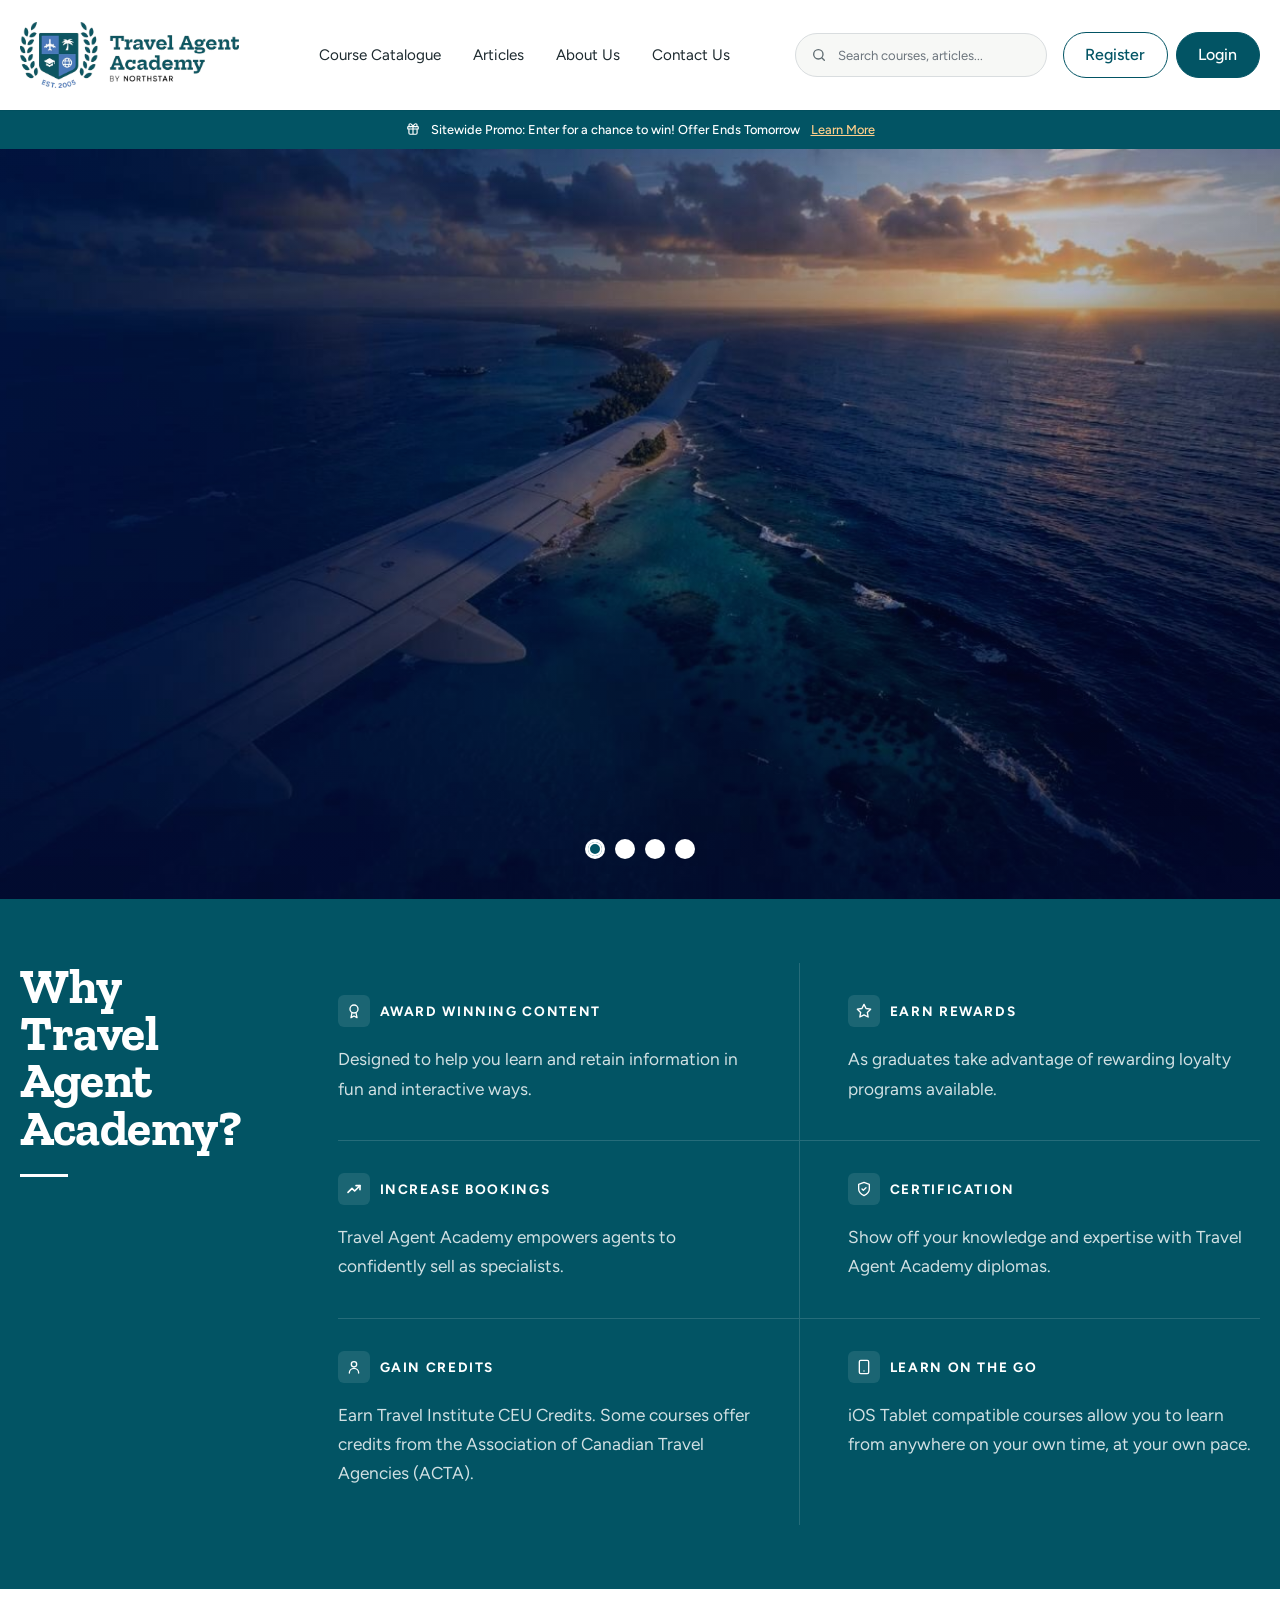
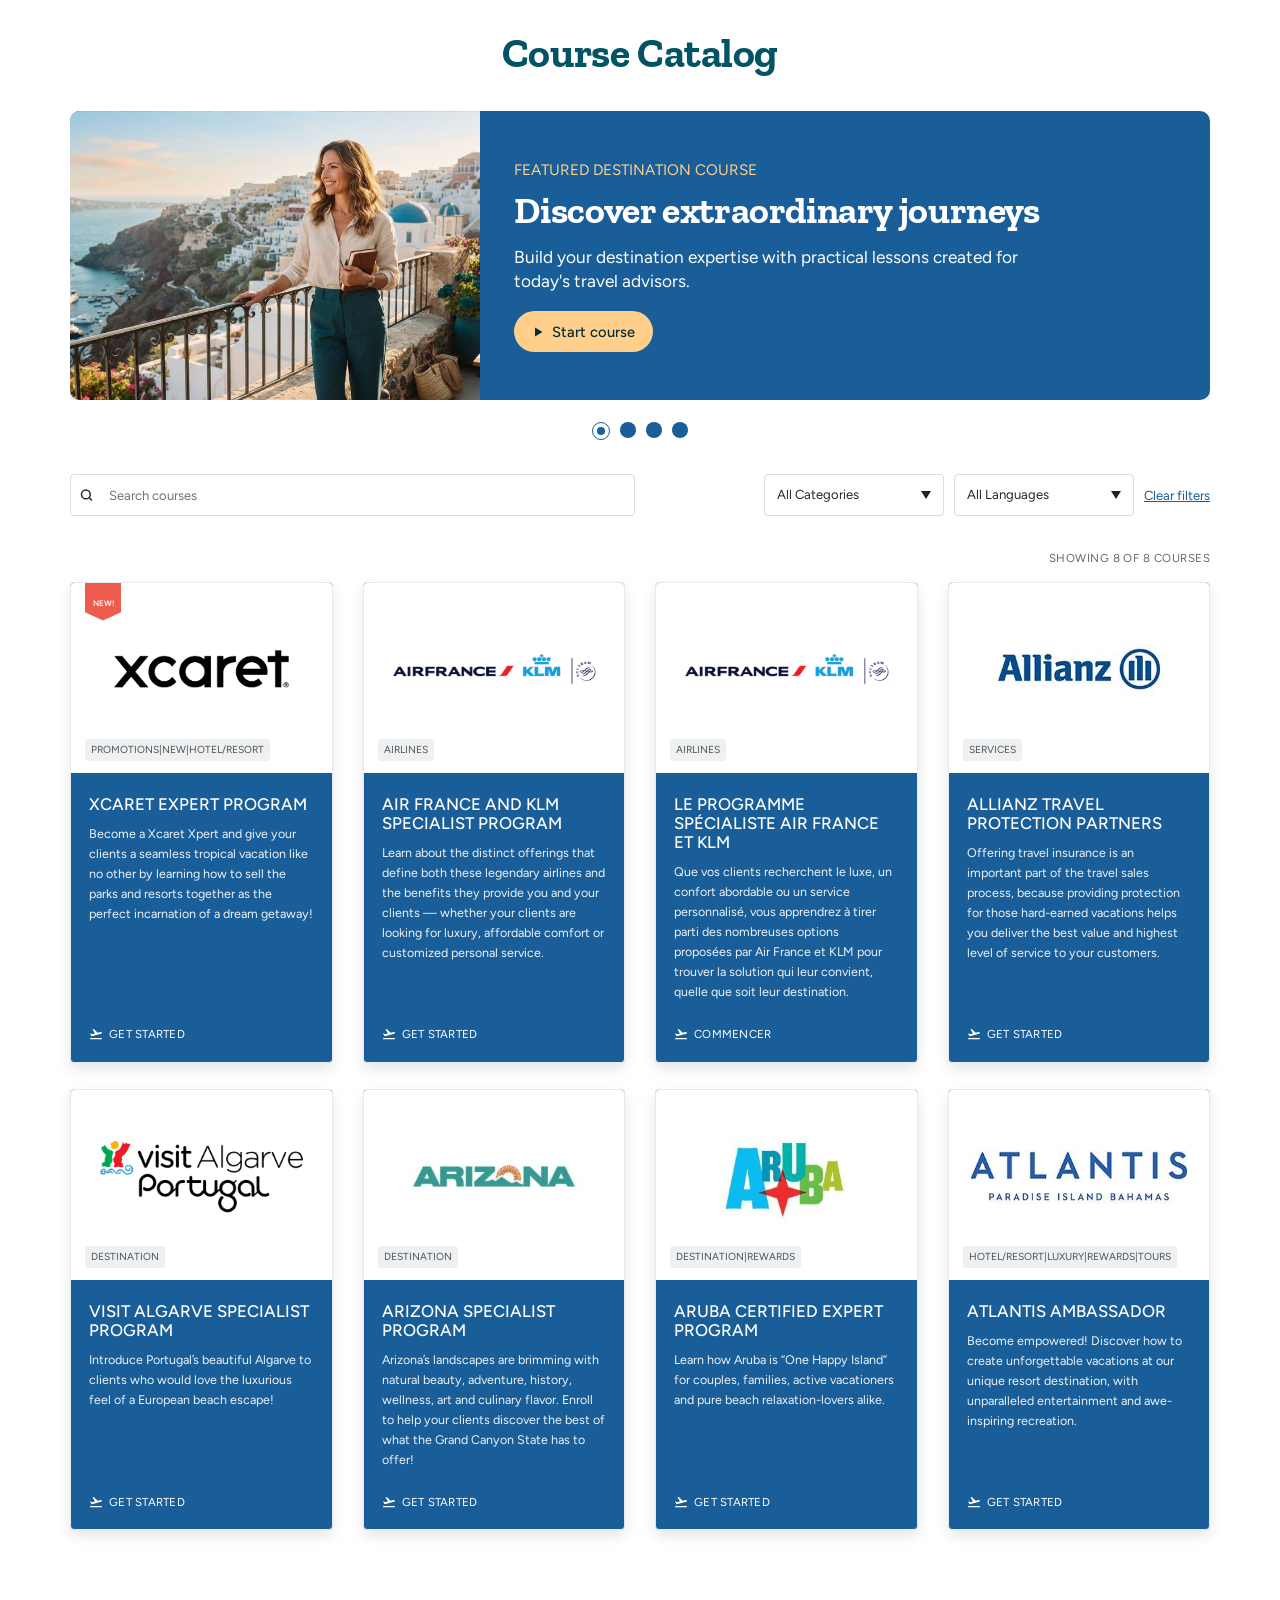
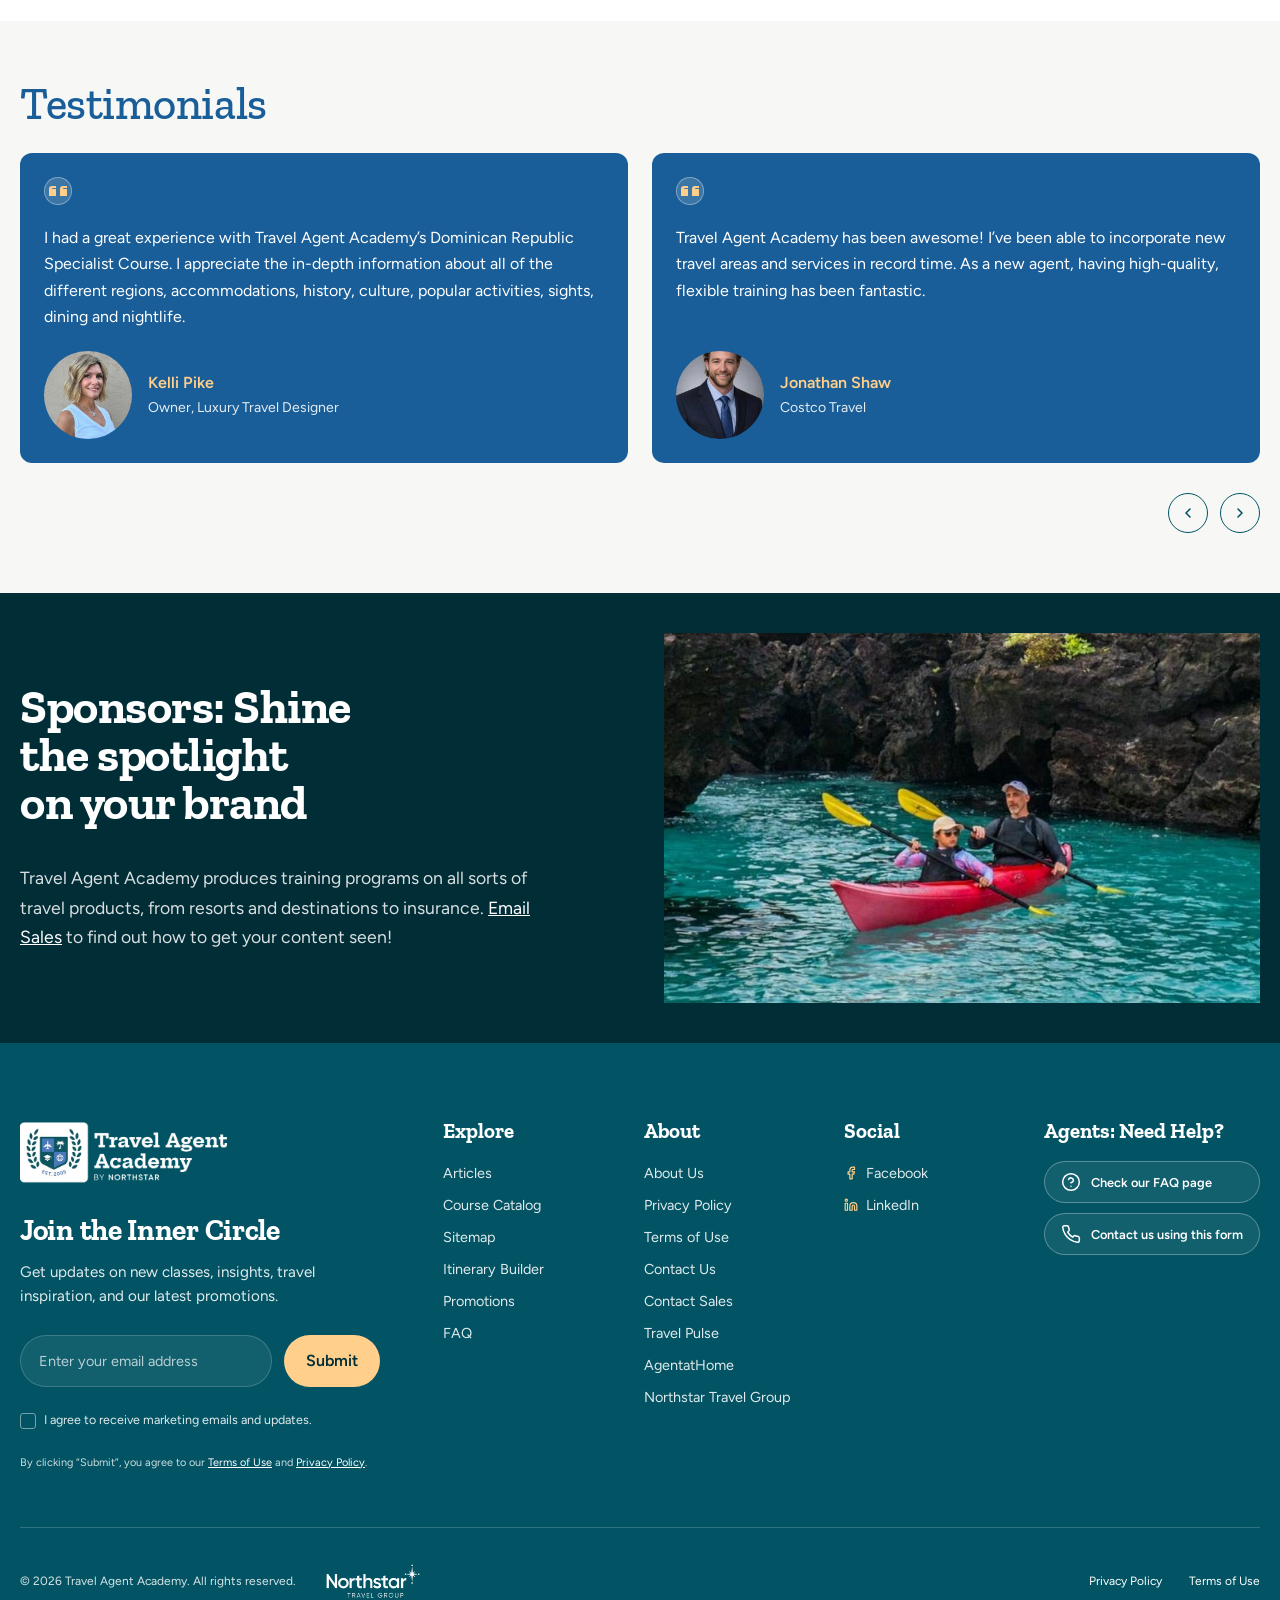
<file: index.html>
<!DOCTYPE html>
<html lang="en">
<head>
  <meta charset="utf-8">
  <meta name="viewport" content="width=device-width, initial-scale=1, shrink-to-fit=no">
  <title>Home | Travel Agent Academy</title>
  <meta name="description" content="Travel Agent Academy by Northstar: award-winning destination, supplier and specialist courses for travel advisors.">

  <!-- Fonts -->
  <link rel="preconnect" href="https://fonts.googleapis.com">
  <link rel="preconnect" href="https://fonts.gstatic.com" crossorigin>
  <link href="https://fonts.googleapis.com/css2?family=Figtree:wght@400;500;600;700&family=Zilla+Slab:wght@500;600;700&display=swap" rel="stylesheet">

  <!-- Bootstrap 4.6.2 -->
  <link rel="stylesheet" href="https://cdn.jsdelivr.net/npm/bootstrap@4.6.2/dist/css/bootstrap.min.css" integrity="sha384-xOolHFLEh07PJGoPkLv1IbcEPTNtaed2xpHsD9ESMhqIYd0nLMwNLD69Npy4HI+N" crossorigin="anonymous">

  <!-- Site styles -->
  <link rel="stylesheet" href="css/styles.css">
</head>
<body>

  <a class="sr-only sr-only-focusable" href="#main">Skip to main content</a>

  <!-- ============ HEADER ============ -->
  <header class="site-header">
    <div class="container-wide">
      <nav class="navbar navbar-expand-lg navbar-light px-0">
        <a class="navbar-brand py-0" href="#">
          <img src="images/logo.png" alt="Travel Agent Academy by Northstar">
        </a>

        <button class="navbar-toggler" type="button" data-toggle="collapse" data-target="#mainNav" aria-controls="mainNav" aria-expanded="false" aria-label="Toggle navigation">
          <span class="navbar-toggler-icon"></span>
        </button>

        <div class="collapse navbar-collapse" id="mainNav">
          <ul class="navbar-nav mx-lg-auto">
            <li class="nav-item"><a class="nav-link" href="course-catalog.html">Course Catalogue</a></li>
            <li class="nav-item"><a class="nav-link" href="#">Articles</a></li>
            <li class="nav-item"><a class="nav-link" href="#">About Us</a></li>
            <li class="nav-item"><a class="nav-link" href="#">Contact Us</a></li>
          </ul>

          <div class="header-actions d-flex align-items-center">
            <form class="header-search" role="search" action="#">
              <svg width="16" height="16" viewBox="0 0 24 24" fill="none" stroke="currentColor" stroke-width="2" stroke-linecap="round" aria-hidden="true"><circle cx="11" cy="11" r="7"/><path d="m20 20-3.5-3.5"/></svg>
              <label for="siteSearch" class="sr-only">Search</label>
              <input id="siteSearch" class="form-control" type="search" placeholder="Search courses, articles...">
            </form>
            <a href="register.html" class="btn btn-pill btn-taa-outline ml-3">Register</a>
            <a href="#" class="btn btn-pill btn-taa-solid ml-2">Login</a>
          </div>
        </div>
      </nav>
    </div>
  </header>

  <!-- ============ PROMO BAR ============ -->
  <div class="promo-bar">
    <svg width="14" height="14" viewBox="0 0 24 24" fill="none" stroke="currentColor" stroke-width="2" stroke-linecap="round" stroke-linejoin="round" aria-hidden="true"><rect x="3" y="8" width="18" height="4" rx="1"/><path d="M12 8v13M19 12v7a2 2 0 0 1-2 2H7a2 2 0 0 1-2-2v-7M7.5 8a2.5 2.5 0 0 1 0-5C10 3 12 8 12 8s2-5 4.5-5a2.5 2.5 0 0 1 0 5"/></svg>
    Sitewide Promo: Enter for a chance to win! Offer Ends Tomorrow
    <a href="#">Learn More</a>
  </div>

  <main id="main">

    <!-- ============ HERO CAROUSEL ============ -->
   
    <section id="heroCarousel" class="carousel slide hero-carousel" data-interval="false" aria-label="Featured promotions">
      <ol class="carousel-indicators dots-ring d-none d-lg-flex">
        <li data-target="#heroCarousel" data-slide-to="0" class="active" aria-label="Slide 1"></li>
        <li data-target="#heroCarousel" data-slide-to="1" aria-label="Slide 2"></li>
        <li data-target="#heroCarousel" data-slide-to="2" aria-label="Slide 3"></li>
        <li data-target="#heroCarousel" data-slide-to="3" aria-label="Slide 4"></li>
      </ol>
      <div class="carousel-inner">
        
        <div class="carousel-item active hero-slide-1 hero-slide-video" style="background-image: url(images/hero.jpg)">
          
          <video class="hero-video" autoplay loop playsinline preload="metadata" poster="images/hero.jpg">
            <source src="videos/travel-agent-academy-hero.mp4" type="video/mp4">
          </video>
          <div class="hero-video-toggle" role="group" aria-label="Video controls">
            
            <button type="button" class="hero-sound-hint d-none" data-video-sound-hint>
              <svg width="14" height="14" viewBox="0 0 24 24" fill="none" stroke="currentColor" stroke-width="2" stroke-linecap="round" stroke-linejoin="round" aria-hidden="true"><path d="M11 5 6 9H2v6h4l5 4z" fill="currentColor"/><path d="M15.5 8.5a5 5 0 0 1 0 7M19 5a10 10 0 0 1 0 14"/></svg>
              <span>Click for sound</span>
            </button>
            <button type="button" class="hero-video-btn" data-video-play aria-label="Pause video" aria-pressed="false">
              <svg class="icon-pause" width="14" height="14" viewBox="0 0 24 24" fill="currentColor" aria-hidden="true"><path d="M6 4h4v16H6zM14 4h4v16h-4z"/></svg>
              <svg class="icon-play" width="14" height="14" viewBox="0 0 24 24" fill="currentColor" aria-hidden="true"><path d="M7 4v16l13-8z"/></svg>
            </button>
            <button type="button" class="hero-video-btn" data-video-mute aria-label="Mute video" aria-pressed="false">
              <svg class="icon-sound-on" width="16" height="16" viewBox="0 0 24 24" fill="none" stroke="currentColor" stroke-width="2" stroke-linecap="round" stroke-linejoin="round" aria-hidden="true"><path d="M11 5 6 9H2v6h4l5 4z" fill="currentColor"/><path d="M15.5 8.5a5 5 0 0 1 0 7M19 5a10 10 0 0 1 0 14"/></svg>
              <svg class="icon-sound-off" width="16" height="16" viewBox="0 0 24 24" fill="none" stroke="currentColor" stroke-width="2" stroke-linecap="round" stroke-linejoin="round" aria-hidden="true"><path d="M11 5 6 9H2v6h4l5 4z" fill="currentColor"/><path d="m22 9-6 6M16 9l6 6"/></svg>
            </button>
          </div>
        </div>
        <div class="carousel-item hero-slide-2" role="img" aria-label="Travel advisor on a balcony in Santorini"></div>
        <div class="carousel-item hero-slide-3" role="img" aria-label="Kayakers in a turquoise sea cove"></div>
        <div class="carousel-item hero-slide-4" role="img" aria-label="Tropical coastline seen from above"></div>
      </div>
      <a class="carousel-control-prev hero-arrow d-lg-none" href="#heroCarousel" role="button" data-slide="prev">
        <span class="hero-arrow-icon" aria-hidden="true"><svg width="18" height="18" viewBox="0 0 24 24" fill="none" stroke="currentColor" stroke-width="2.4" stroke-linecap="round" stroke-linejoin="round"><path d="m15 18-6-6 6-6"/></svg></span>
        <span class="sr-only">Previous slide</span>
      </a>
      <a class="carousel-control-next hero-arrow d-lg-none" href="#heroCarousel" role="button" data-slide="next">
        <span class="hero-arrow-icon" aria-hidden="true"><svg width="18" height="18" viewBox="0 0 24 24" fill="none" stroke="currentColor" stroke-width="2.4" stroke-linecap="round" stroke-linejoin="round"><path d="m9 18 6-6-6-6"/></svg></span>
        <span class="sr-only">Next slide</span>
      </a>
    </section>

    <!-- ============ WHY TAA ============ -->
    <section class="why-section">
      <div class="container-wide">
        <div class="row">
          <div class="col-lg-3">
            <h2 class="why-title font-display">Why<br> Travel<br> Agent<br> Academy?</h2>
            <hr class="why-title-rule">
          </div>
          <div class="col-lg-9">
            <div class="row why-grid">
              <div class="col-md-6 why-item">
                <h3><span class="why-icon"><svg width="16" height="16" viewBox="0 0 24 24" fill="none" stroke="currentColor" stroke-width="2" stroke-linecap="round" stroke-linejoin="round" aria-hidden="true"><circle cx="12" cy="9" r="6"/><path d="m9 14.5-1.5 7.5 4.5-2.5 4.5 2.5-1.5-7.5"/></svg></span>Award Winning Content</h3>
                <p>Designed to help you learn and retain information in fun and interactive ways.</p>
              </div>
              <div class="col-md-6 why-item">
                <h3><span class="why-icon"><svg width="16" height="16" viewBox="0 0 24 24" fill="none" stroke="currentColor" stroke-width="2" stroke-linejoin="round" aria-hidden="true"><path d="m12 2 3.1 6.3 6.9 1-5 4.9 1.2 6.8L12 17.8 5.8 21l1.2-6.8-5-4.9 6.9-1z"/></svg></span>Earn Rewards</h3>
                <p>As graduates take advantage of rewarding loyalty programs available.</p>
              </div>
              <div class="col-md-6 why-item">
                <h3><span class="why-icon"><svg width="16" height="16" viewBox="0 0 24 24" fill="none" stroke="currentColor" stroke-width="2.4" stroke-linecap="round" stroke-linejoin="round" aria-hidden="true"><path d="m3 17 6-6 4 4 8-8"/><path d="M15 7h6v6"/></svg></span>Increase Bookings</h3>
                <p>Travel Agent Academy empowers agents to confidently sell as specialists.</p>
              </div>
              <div class="col-md-6 why-item">
                <h3><span class="why-icon"><svg width="16" height="16" viewBox="0 0 24 24" fill="none" stroke="currentColor" stroke-width="2" stroke-linecap="round" stroke-linejoin="round" aria-hidden="true"><path d="M12 22s8-4 8-10V5l-8-3-8 3v7c0 6 8 10 8 10z"/><path d="m9 12 2 2 4-4"/></svg></span>Certification</h3>
                <p>Show off your knowledge and expertise with Travel Agent Academy diplomas.</p>
              </div>
              <div class="col-md-6 why-item">
                <h3><span class="why-icon"><svg width="16" height="16" viewBox="0 0 24 24" fill="none" stroke="currentColor" stroke-width="2" stroke-linecap="round" stroke-linejoin="round" aria-hidden="true"><circle cx="12" cy="8" r="4"/><path d="M5 21a7 7 0 0 1 14 0"/></svg></span>Gain Credits</h3>
                <p>Earn Travel Institute CEU Credits. Some courses offer credits from the Association of Canadian Travel Agencies (ACTA).</p>
              </div>
              <div class="col-md-6 why-item">
                <h3><span class="why-icon"><svg width="16" height="16" viewBox="0 0 24 24" fill="none" stroke="currentColor" stroke-width="2" stroke-linecap="round" stroke-linejoin="round" aria-hidden="true"><rect x="5" y="2" width="14" height="20" rx="2"/><path d="M12 18h.01"/></svg></span>Learn on the Go</h3>
                <p>iOS Tablet compatible courses allow you to learn from anywhere on your own time, at your own pace.</p>
              </div>
            </div>
          </div>
        </div>
      </div>
    </section>

    <!-- ============ COURSE CATALOG ============ -->
    <section id="catalog" class="catalog-section">
      <div class="container-wide">
        <div class="catalog-inner">
          <h2 class="section-title font-display text-center">Course Catalog</h2>

          
          <div id="featuredCarousel" class="carousel slide featured-carousel" data-interval="false">
            <div class="carousel-inner">
              <div class="carousel-item active">
                <div class="featured-card">
                  <div class="featured-card-img" style="background-image:url('images/featured-course.jpg');" role="img" aria-label="Travel advisor holding a notebook on a balcony in Santorini"></div>
                  <div class="featured-card-body">
                    <div class="featured-eyebrow">Featured destination course</div>
                    <h3 class="font-display">Discover extraordinary journeys</h3>
                    <p>Build your destination expertise with practical lessons created for today's travel advisors.</p>
                    <a href="#" class="btn btn-pill btn-peach"><svg width="12" height="12" viewBox="0 0 24 24" fill="currentColor" aria-hidden="true"><path d="M6 3v18l15-9z"/></svg> Start course</a>
                  </div>
                </div>
              </div>
              <div class="carousel-item">
                <div class="featured-card">
                  <div class="featured-card-img" style="background-image:url('images/sponsors-kayak.jpg');" role="img" aria-label="Kayakers exploring a sea cove"></div>
                  <div class="featured-card-body">
                    <div class="featured-eyebrow">Featured destination course</div>
                    <h3 class="font-display">Discover extraordinary journeys</h3>
                    <p>Build your destination expertise with practical lessons created for today's travel advisors.</p>
                    <a href="#" class="btn btn-pill btn-peach"><svg width="12" height="12" viewBox="0 0 24 24" fill="currentColor" aria-hidden="true"><path d="M6 3v18l15-9z"/></svg> Start course</a>
                  </div>
                </div>
              </div>
              <div class="carousel-item">
                <div class="featured-card">
                  <div class="featured-card-img" style="background-image:url('images/hero.jpg');" role="img" aria-label="Plane wing over a tropical atoll"></div>
                  <div class="featured-card-body">
                    <div class="featured-eyebrow">Featured destination course</div>
                    <h3 class="font-display">Discover extraordinary journeys</h3>
                    <p>Build your destination expertise with practical lessons created for today's travel advisors.</p>
                    <a href="#" class="btn btn-pill btn-peach"><svg width="12" height="12" viewBox="0 0 24 24" fill="currentColor" aria-hidden="true"><path d="M6 3v18l15-9z"/></svg> Start course</a>
                  </div>
                </div>
              </div>
              <div class="carousel-item">
                <div class="featured-card">
                  <div class="featured-card-img" style="background-image:url('images/featured-course.jpg');" role="img" aria-label="Travel advisor in Santorini"></div>
                  <div class="featured-card-body">
                    <div class="featured-eyebrow">Featured destination course</div>
                    <h3 class="font-display">Discover extraordinary journeys</h3>
                    <p>Build your destination expertise with practical lessons created for today's travel advisors.</p>
                    <a href="#" class="btn btn-pill btn-peach"><svg width="12" height="12" viewBox="0 0 24 24" fill="currentColor" aria-hidden="true"><path d="M6 3v18l15-9z"/></svg> Start course</a>
                  </div>
                </div>
              </div>
            </div>
            <ol class="carousel-indicators dots-ring">
              <li data-target="#featuredCarousel" data-slide-to="0" class="active" aria-label="Featured course 1"></li>
              <li data-target="#featuredCarousel" data-slide-to="1" aria-label="Featured course 2"></li>
              <li data-target="#featuredCarousel" data-slide-to="2" aria-label="Featured course 3"></li>
              <li data-target="#featuredCarousel" data-slide-to="3" aria-label="Featured course 4"></li>
            </ol>
          </div>

          
          <form class="course-filters form-row align-items-center" action="#" role="search" aria-controls="courseList">
            <div class="col-md-6 search-wrap">
              <svg width="15" height="15" viewBox="0 0 24 24" fill="none" stroke="currentColor" stroke-width="2.4" stroke-linecap="round" aria-hidden="true"><circle cx="11" cy="11" r="7"/><path d="m20 20-3.5-3.5"/></svg>
              <label for="courseSearch" class="sr-only">Search courses</label>
              <input id="courseSearch" type="search" class="form-control" placeholder="Search courses" autocomplete="off">
            </div>
            <div class="col-6 col-md-2 ml-md-auto filter-col">
              <label for="categoryFilter" class="sr-only">Category</label>
              <select id="categoryFilter" class="custom-select">
                <option value="">All Categories</option>
              </select>
            </div>
            <div class="col-6 col-md-2 filter-col">
              <label for="languageFilter" class="sr-only">Language</label>
              <select id="languageFilter" class="custom-select">
                <option value="">All Languages</option>
              </select>
            </div>
            <div class="col-auto">
              <a href="#" class="clear-filters" id="clearFilters">Clear filters</a>
            </div>
          </form>

          <p class="results-count" id="courseCount" aria-live="polite" aria-atomic="true"></p>

          
          <div id="courseList" class="course-list" data-src="data/courses.json" data-page-size="8" aria-busy="true">
            <div class="row course-grid">
              
              <div class="col-sm-6 col-lg-3 course-col"><div class="course-card is-skeleton" aria-hidden="true"></div></div>
              <div class="col-sm-6 col-lg-3 course-col"><div class="course-card is-skeleton" aria-hidden="true"></div></div>
              <div class="col-sm-6 col-lg-3 course-col"><div class="course-card is-skeleton" aria-hidden="true"></div></div>
              <div class="col-sm-6 col-lg-3 course-col"><div class="course-card is-skeleton" aria-hidden="true"></div></div>
            </div>

            <div id="courseEmpty" class="course-empty d-none" role="status">
              <p class="mb-2">No courses match your filters.</p>
              <a href="#" data-clear>Clear filters</a>
            </div>

            <!-- Spinner shown while the next batch loads -->
            <div id="courseLoading" class="course-loading d-none" role="status">
              <span class="spinner-border" aria-hidden="true"></span>
              <span class="sr-only">Loading more courses…</span>
            </div>
           
            <div id="courseSentinel" class="course-sentinel" aria-hidden="true"></div>
          </div>
        </div>
      </div>
    </section>

    <!-- ============ TESTIMONIALS ============ -->
    <section class="testimonials-section">
      <div class="container-wide">
        <h2 class="section-title font-display">Testimonials</h2>

        <!-- Dynamic slider: cards are built by js/testimonials.js  -->
        <div id="testimonialSlider" class="t-slider" role="region" aria-roledescription="carousel" aria-label="Testimonials" tabindex="0" data-autoplay="0" data-loop="true">
          <div class="t-viewport">
            <div class="t-track"></div>
          </div>
          <p class="t-status sr-only" aria-live="polite"></p>

          <div class="testimonial-controls d-flex align-items-center justify-content-end">
            <div class="t-dots d-none"></div>
            <div>
              <button type="button" class="circle-btn" data-t-prev aria-label="Previous testimonial">
                <svg width="16" height="16" viewBox="0 0 24 24" fill="none" stroke="currentColor" stroke-width="2.4" stroke-linecap="round" stroke-linejoin="round" aria-hidden="true"><path d="m15 18-6-6 6-6"/></svg>
              </button>
              <button type="button" class="circle-btn" data-t-next aria-label="Next testimonial">
                <svg width="16" height="16" viewBox="0 0 24 24" fill="none" stroke="currentColor" stroke-width="2.4" stroke-linecap="round" stroke-linejoin="round" aria-hidden="true"><path d="m9 18 6-6-6-6"/></svg>
              </button>
            </div>
          </div>
        </div>
      </div>
    </section>

    <!-- ============ SPONSORS ============ -->
    <section class="sponsors-section">
      <div class="container-wide">
        <div class="row align-items-center">
          <div class="col-lg-6">
            <h2 class="font-display">Sponsors: Shine<br class="d-none d-md-inline"> the spotlight<br class="d-none d-md-inline"> on your brand</h2>
            <p>Travel Agent Academy produces training programs on all sorts of travel products, from resorts and destinations to insurance. <a href="mailto:sales@example.com">Email Sales</a> to find out how to get your content seen!</p>
          </div>
          <div class="col-lg-6 pl-lg-4">
            <img class="sponsors-img" src="images/sponsors-kayak.jpg" alt="Two people kayaking in a turquoise sea cove" loading="lazy">
          </div>
        </div>
      </div>
    </section>

  </main>

  <!-- ============ FOOTER ============ -->
  <footer class="site-footer">
    <div class="container-wide">
      <div class="row">
        <div class="col-lg-4 pr-lg-5">
          <img class="footer-logo" src="images/logo-footer.png" alt="Travel Agent Academy by Northstar">
          <h2 class="font-display">Join the Inner Circle</h2>
          <p class="footer-lead">Get updates on new classes, insights, travel inspiration, and our latest promotions.</p>

          <form class="newsletter-form" action="#" onsubmit="return false;">
            <div class="d-flex">
              <label for="newsletterEmail" class="sr-only">Email address</label>
              <input id="newsletterEmail" type="email" class="form-control" placeholder="Enter your email address" required>
              <button type="submit" class="btn btn-pill btn-peach">Submit</button>
            </div>
            <div class="custom-control custom-checkbox">
              <input type="checkbox" class="custom-control-input" id="marketingConsent">
              <label class="custom-control-label" for="marketingConsent">I agree to receive marketing emails and updates.</label>
            </div>
            <p class="legal-note">By clicking “Submit”, you agree to our <a href="#">Terms of Use</a> and <a href="#">Privacy Policy</a>.</p>
          </form>
        </div>

        <div class="col-6 col-md-3 col-lg footer-col">
          <h3>Explore</h3>
          <ul class="footer-links">
            <li><a href="#">Articles</a></li>
            <li><a href="#catalog">Course Catalog</a></li>
            <li><a href="#">Sitemap</a></li>
            <li><a href="#">Itinerary Builder</a></li>
            <li><a href="#">Promotions</a></li>
            <li><a href="#">FAQ</a></li>
          </ul>
        </div>

        <div class="col-6 col-md-3 col-lg footer-col">
          <h3>About</h3>
          <ul class="footer-links">
            <li><a href="#">About Us</a></li>
            <li><a href="#">Privacy Policy</a></li>
            <li><a href="#">Terms of Use</a></li>
            <li><a href="#">Contact Us</a></li>
            <li><a href="#">Contact Sales</a></li>
            <li><a href="#">Travel Pulse</a></li>
            <li><a href="#">AgentatHome</a></li>
            <li><a href="#">Northstar Travel Group</a></li>
          </ul>
        </div>

        <div class="col-6 col-md-3 col-lg footer-col">
          <h3>Social</h3>
          <ul class="footer-links">
            <li><a href="#"><svg width="14" height="14" viewBox="0 0 24 24" fill="none" stroke="currentColor" stroke-width="2" stroke-linecap="round" stroke-linejoin="round" aria-hidden="true"><path d="M18 2h-3a5 5 0 0 0-5 5v3H7v4h3v8h4v-8h3l1-4h-4V7a1 1 0 0 1 1-1h3z"/></svg>Facebook</a></li>
            <li><a href="#"><svg width="14" height="14" viewBox="0 0 24 24" fill="none" stroke="currentColor" stroke-width="2" stroke-linecap="round" stroke-linejoin="round" aria-hidden="true"><path d="M16 8a6 6 0 0 1 6 6v7h-4v-7a2 2 0 0 0-4 0v7h-4v-7a6 6 0 0 1 6-6zM2 9h4v12H2z"/><circle cx="4" cy="4" r="2"/></svg>LinkedIn</a></li>
          </ul>
        </div>

        <div class="col-12 col-md-3 col-lg-auto footer-col">
          <h3>Agents: Need&nbsp;Help?</h3>
          <a href="#" class="help-btn">
            <svg width="20" height="20" viewBox="0 0 24 24" fill="none" stroke="currentColor" stroke-width="1.8" stroke-linecap="round" stroke-linejoin="round" aria-hidden="true"><circle cx="12" cy="12" r="10"/><path d="M9.1 9a3 3 0 0 1 5.8 1c0 2-3 3-3 3M12 17h.01"/></svg>
            Check our FAQ page
          </a>
          <a href="#" class="help-btn">
            <svg width="20" height="20" viewBox="0 0 24 24" fill="none" stroke="currentColor" stroke-width="1.8" stroke-linecap="round" stroke-linejoin="round" aria-hidden="true"><path d="M22 16.9v3a2 2 0 0 1-2.2 2 19.8 19.8 0 0 1-8.6-3.1 19.5 19.5 0 0 1-6-6A19.8 19.8 0 0 1 2.1 4.2 2 2 0 0 1 4.1 2h3a2 2 0 0 1 2 1.7c.1.9.4 1.8.7 2.7a2 2 0 0 1-.5 2.1L8 9.8a16 16 0 0 0 6 6l1.3-1.3a2 2 0 0 1 2.1-.4c.9.3 1.8.6 2.7.7a2 2 0 0 1 1.7 2z"/></svg>
            Contact us using this form
          </a>
        </div>
      </div>

      <div class="footer-bottom d-md-flex align-items-center justify-content-between">
        <div class="d-md-flex align-items-center">
          <span>&copy; 2026 Travel Agent Academy. All rights reserved.</span>
          <img src="images/northstar.png" alt="Northstar Travel Group" loading="lazy">
        </div>
        <div class="mt-3 mt-md-0">
          <a href="#">Privacy Policy</a>
          <a href="#">Terms of Use</a>
        </div>
      </div>
    </div>
  </footer>

  
  <script src="https://cdn.jsdelivr.net/npm/jquery@3.5.1/dist/jquery.min.js" integrity="sha384-ZvpUoO/+PpLXR1lu4jmpXWu80pZlYUAfxl5NsBMWOEPSjUn/6Z/hRTt8+pR6L4N2" crossorigin="anonymous"></script>
  <script src="https://cdn.jsdelivr.net/npm/bootstrap@4.6.2/dist/js/bootstrap.bundle.min.js" integrity="sha384-Fy6S3B9q64WdZWQUiU+q4/2Lc9npb8tCaSX9FK7E8HnRr0Jz8D6OP9dO5Vg3Q9ct" crossorigin="anonymous"></script>
  <script src="js/testimonials.js"></script>
  <script src="js/courses.js"></script>
  <script src="js/hero-video.js"></script>
  <script src="js/custom.js"></script>
</body>
</html>
</file>
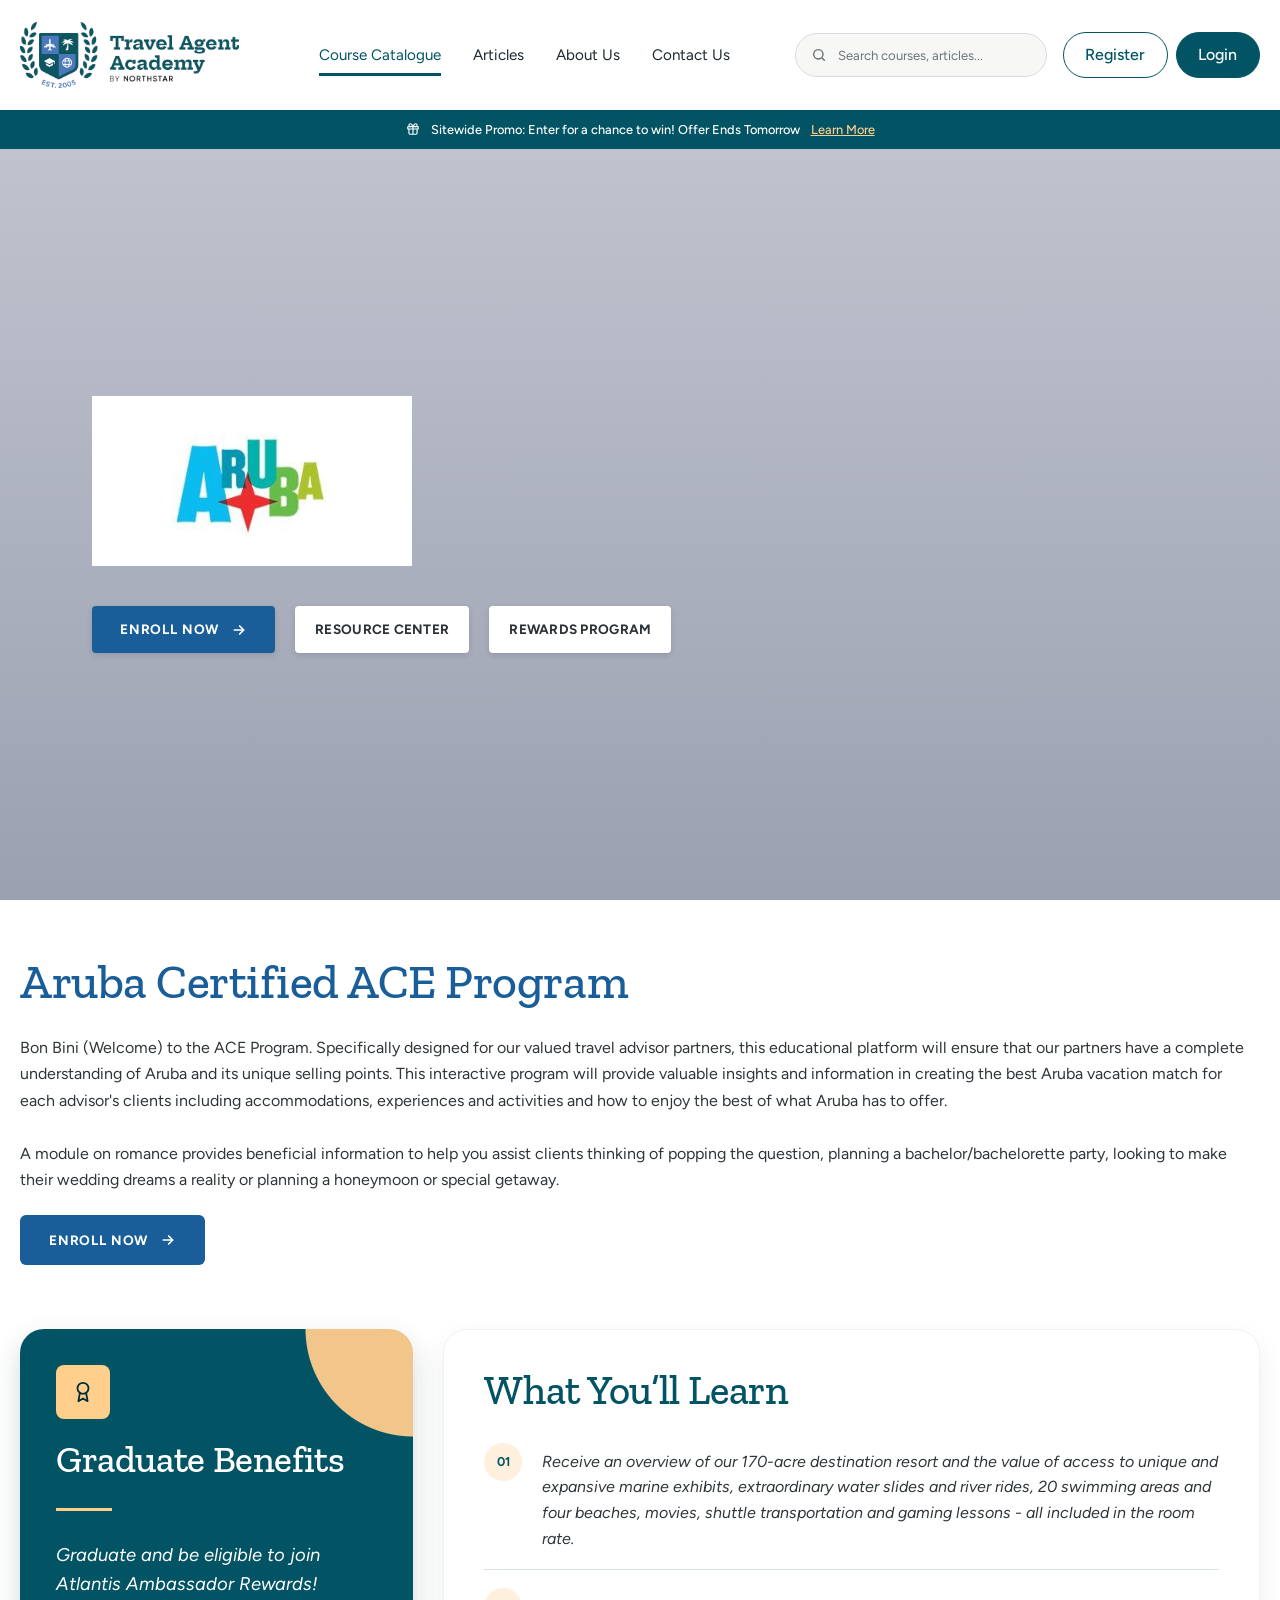
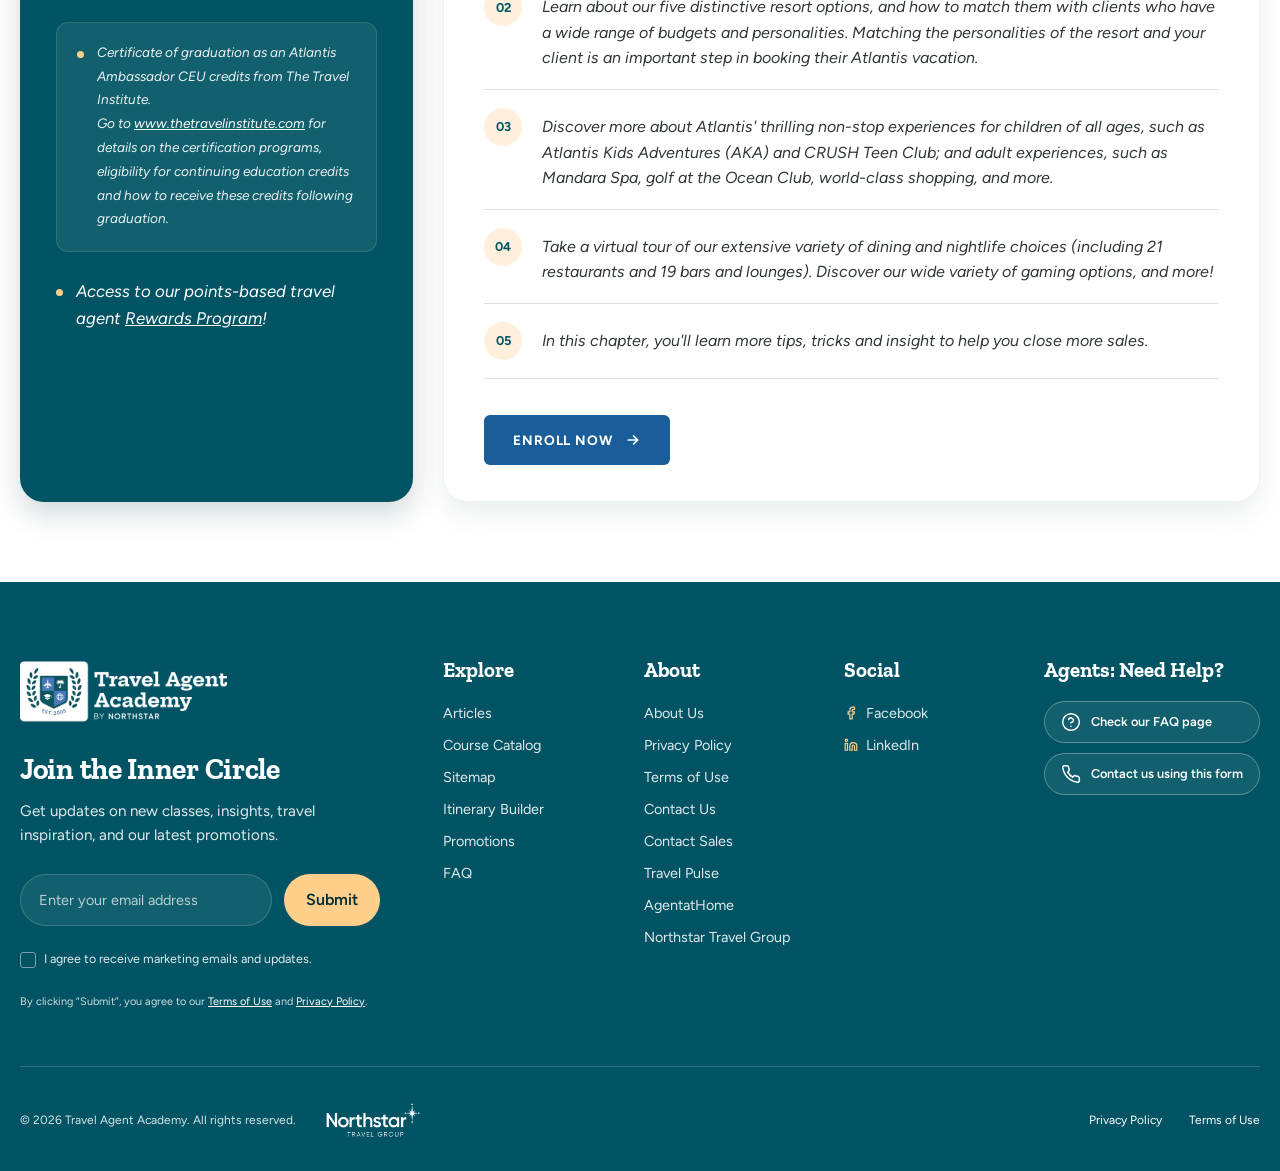
<file: aruba.html>
<!DOCTYPE html>
<html lang="en">

<head>
  <meta charset="utf-8">
  <meta name="viewport" content="width=device-width, initial-scale=1, shrink-to-fit=no">
  <title>Aruba Certified ACE Program | Travel Agent Academy</title>
  <meta name="description"
    content="Become a Certified Aruba Certified ACE Program: learn Aruba's resorts, experiences and dining, and earn points with Aruba Ambassador Rewards.">

  <!-- Fonts -->
  <link rel="preconnect" href="https://fonts.googleapis.com">
  <link rel="preconnect" href="https://fonts.gstatic.com" crossorigin>
  <link
    href="https://fonts.googleapis.com/css2?family=Figtree:wght@400;500;600;700&family=Zilla+Slab:wght@500;600;700&display=swap"
    rel="stylesheet">

  <!-- Bootstrap 4.6.2 -->
  <link rel="stylesheet" href="https://cdn.jsdelivr.net/npm/bootstrap@4.6.2/dist/css/bootstrap.min.css">

  <!-- Site styles -->
  <link rel="stylesheet" href="css/styles.css">
</head>

<body>

  <a class="sr-only sr-only-focusable" href="#main">Skip to main content</a>

  <!-- ============ HEADER ============ -->
  <header class="site-header">
    <div class="container-wide">
      <nav class="navbar navbar-expand-lg navbar-light px-0">
        <a class="navbar-brand py-0" href="index.html">
          <img src="images/logo.png" alt="Travel Agent Academy by Northstar">
        </a>

        <button class="navbar-toggler" type="button" data-toggle="collapse" data-target="#mainNav"
          aria-controls="mainNav" aria-expanded="false" aria-label="Toggle navigation">
          <span class="navbar-toggler-icon"></span>
        </button>

        <div class="collapse navbar-collapse" id="mainNav">
          <ul class="navbar-nav mx-lg-auto">
            <li class="nav-item"><a class="nav-link active" href="course-catalog.html">Course Catalogue</a></li>
            <li class="nav-item"><a class="nav-link" href="#">Articles</a></li>
            <li class="nav-item"><a class="nav-link" href="#">About Us</a></li>
            <li class="nav-item"><a class="nav-link" href="#">Contact Us</a></li>
          </ul>

          <div class="header-actions d-flex align-items-center">
            <form class="header-search" role="search" action="#">
              <svg width="16" height="16" viewBox="0 0 24 24" fill="none" stroke="currentColor" stroke-width="2"
                stroke-linecap="round" aria-hidden="true">
                <circle cx="11" cy="11" r="7" />
                <path d="m20 20-3.5-3.5" />
              </svg>
              <label for="siteSearch" class="sr-only">Search</label>
              <input id="siteSearch" class="form-control" type="search" placeholder="Search courses, articles...">
            </form>
            <a href="register.html" class="btn btn-pill btn-taa-outline ml-3">Register</a>
            <a href="#" class="btn btn-pill btn-taa-solid ml-2">Login</a>
          </div>
        </div>
      </nav>
    </div>
  </header>

  <!-- ============ PROMO BAR ============ -->
  <div class="promo-bar">
    <svg width="14" height="14" viewBox="0 0 24 24" fill="none" stroke="currentColor" stroke-width="2"
      stroke-linecap="round" stroke-linejoin="round" aria-hidden="true">
      <rect x="3" y="8" width="18" height="4" rx="1" />
      <path
        d="M12 8v13M19 12v7a2 2 0 0 1-2 2H7a2 2 0 0 1-2-2v-7M7.5 8a2.5 2.5 0 0 1 0-5C10 3 12 8 12 8s2-5 4.5-5a2.5 2.5 0 0 1 0 5" />
    </svg>
    Sitewide Promo: Enter for a chance to win! Offer Ends Tomorrow
    <a href="#">Learn More</a>
  </div>

  <main id="main">


    <!-- ============ COURSE HERO ============ -->

    <section class="course-hero course-hero-atlantis course-hero-has-video" data-bg-video>
      <video class="course-hero-video" autoplay muted loop playsinline preload="metadata"
        poster="images/atlantis/atlantis-hero.jpg" aria-hidden="true">
        <source src="videos/atlantis-hero.mp4" type="video/mp4">
      </video>
      <div class="hero-video-toggle" role="group" aria-label="Video controls">

        <button type="button" class="hero-video-btn" data-video-play aria-label="Pause video" aria-pressed="false">
          <svg class="icon-pause" width="14" height="14" viewBox="0 0 24 24" fill="currentColor" aria-hidden="true">
            <path d="M6 4h4v16H6zM14 4h4v16h-4z" />
          </svg>
          <svg class="icon-play" width="14" height="14" viewBox="0 0 24 24" fill="currentColor" aria-hidden="true">
            <path d="M7 4v16l13-8z" />
          </svg>
        </button>
        <button type="button" class="hero-video-btn is-muted" data-video-mute aria-label="Unmute video"
          aria-pressed="true">
          <svg class="icon-sound-on" width="16" height="16" viewBox="0 0 24 24" fill="none" stroke="currentColor"
            stroke-width="2" stroke-linecap="round" stroke-linejoin="round" aria-hidden="true">
            <path d="M11 5 6 9H2v6h4l5 4z" fill="currentColor" />
            <path d="M15.5 8.5a5 5 0 0 1 0 7M19 5a10 10 0 0 1 0 14" />
          </svg>
          <svg class="icon-sound-off" width="16" height="16" viewBox="0 0 24 24" fill="none" stroke="currentColor"
            stroke-width="2" stroke-linecap="round" stroke-linejoin="round" aria-hidden="true">
            <path d="M11 5 6 9H2v6h4l5 4z" fill="currentColor" />
            <path d="m22 9-6 6M16 9l6 6" />
          </svg>
        </button>
      </div>
      <div class="container-wide">
        <img class="course-hero-logo" src="images/aruba/aruba-logo.jpg" alt="Atlantis Paradise Island Bahamas">
        <div class="course-hero-actions">
          <a href="#" class="btn btn-course-hero btn-course-hero-enroll">
            Enroll Now
            <svg width="16" height="16" viewBox="0 0 24 24" fill="none" stroke="currentColor" stroke-width="2.6"
              stroke-linecap="round" stroke-linejoin="round" aria-hidden="true">
              <path d="M5 12h14M13 6l6 6-6 6"></path>
            </svg>
          </a>
          <a href="atlantis-resources.html" class="btn btn-course-hero">Resource Center</a>
          <a href="#rewards" class="btn btn-course-hero">Rewards Program</a>
        </div>
      </div>
    </section>

    <!-- ============ INTRO + REWARDS ============ -->
    <section class="atl-content">
      <div class="atl-container">
        <h1 class="atl-heading font-display">Aruba Certified ACE Program</h1>
        <p class="atl-lead">Bon Bini (Welcome) to the ACE Program. Specifically designed for our valued travel advisor
          partners, this educational
          platform will ensure that our partners have a complete understanding of Aruba and its unique selling points.
          This
          interactive program will provide valuable insights and information in creating the best Aruba vacation match
          for each
          advisor's clients including accommodations, experiences and activities and how to enjoy the best of what Aruba
          has to
          offer.
          <br><br>
          A module on romance provides beneficial information to help you assist clients thinking of popping the
          question,
          planning a bachelor/bachelorette party, looking to make their wedding dreams a reality or planning a honeymoon
          or
          special getaway.
        </p>
        <a href="#" class="btn btn-course-blue btn-course-blue-dark">
          Enroll Now
          <svg width="16" height="16" viewBox="0 0 24 24" fill="none" stroke="currentColor" stroke-width="2.6"
            stroke-linecap="round" stroke-linejoin="round" aria-hidden="true">
            <path d="M5 12h14M13 6l6 6-6 6" />
          </svg>
        </a>
      </div>
    </section>

    <!-- ============ BENEFITS + WHAT YOU'LL LEARN ============ -->
    <section class="course-details atl-details">
      <div class="course-container course-container-wide">
        <div class="row">

          <!-- Graduate Benefits -->
          <div class="col-lg-4 mb-4 mb-lg-0">
            <div class="benefits-card">
              <span class="benefits-icon" aria-hidden="true">
                <svg width="22" height="22" viewBox="0 0 24 24" fill="none" stroke="currentColor" stroke-width="2"
                  stroke-linecap="round" stroke-linejoin="round">
                  <circle cx="12" cy="8" r="6" />
                  <path d="M15.5 13.5 17 22l-5-3-5 3 1.5-8.5" />
                </svg>
              </span>
              <h2 class="font-display">Graduate Benefits</h2>
              <hr class="benefits-rule">
              <p class="benefits-lead">Graduate and be eligible to join Atlantis Ambassador Rewards!</p>

              <ul class="benefits-list benefits-list-boxed">
                <li><span>Certificate of graduation as an Atlantis Ambassador CEU credits from The Travel
                    Institute.<br>Go to <a href="https://www.thetravelinstitute.com" target="_blank"
                      rel="noopener">www.thetravelinstitute.com</a> for details on the certification programs,
                    eligibility for continuing education credits and how to receive these credits following
                    graduation.</span></li>
              </ul>

              <ul class="benefits-list">
                <li><span>Access to our points-based travel agent <a href="#rewards">Rewards Program</a>!</span></li>
              </ul>
            </div>
          </div>

          <!-- What You'll Learn -->
          <div class="col-lg-8">
            <div class="learn-card">
              <h2 class="font-display">What You’ll Learn</h2>
              <ol class="learn-list">
                <li><span class="learn-num">01</span>
                  <p>Receive an overview of our 170-acre destination resort and the value of access to unique and
                    expansive marine exhibits, extraordinary water slides and river rides, 20 swimming areas and four
                    beaches, movies, shuttle transportation and gaming lessons - all included in the room rate.</p>
                </li>
                <li><span class="learn-num">02</span>
                  <p>Learn about our five distinctive resort options, and how to match them with clients who have a wide
                    range of budgets and personalities. Matching the personalities of the resort and your client is an
                    important step in booking their Atlantis vacation.</p>
                </li>
                <li><span class="learn-num">03</span>
                  <p>Discover more about Atlantis' thrilling non-stop experiences for children of all ages, such as
                    Atlantis Kids Adventures (AKA) and CRUSH Teen Club; and adult experiences, such as Mandara Spa, golf
                    at the Ocean Club, world-class shopping, and more.</p>
                </li>
                <li><span class="learn-num">04</span>
                  <p>Take a virtual tour of our extensive variety of dining and nightlife choices (including 21
                    restaurants and 19 bars and lounges). Discover our wide variety of gaming options, and more!</p>
                </li>
                <li><span class="learn-num">05</span>
                  <p>In this chapter, you'll learn more tips, tricks and insight to help you close more sales.</p>
                </li>
              </ol>
              <a href="#" class="btn btn-course-blue btn-course-blue-dark">
                Enroll Now
                <svg width="16" height="16" viewBox="0 0 24 24" fill="none" stroke="currentColor" stroke-width="2.6"
                  stroke-linecap="round" stroke-linejoin="round" aria-hidden="true">
                  <path d="M5 12h14M13 6l6 6-6 6" />
                </svg>
              </a>
            </div>
          </div>

        </div>
      </div>
    </section>

  </main>

  <!-- ============ FOOTER ============ -->
  <footer class="site-footer">
    <div class="container-wide">
      <div class="row">
        <div class="col-lg-4 pr-lg-5">
          <img class="footer-logo" src="images/logo-footer.png" alt="Travel Agent Academy by Northstar">
          <h2 class="font-display">Join the Inner Circle</h2>
          <p class="footer-lead">Get updates on new classes, insights, travel inspiration, and our latest promotions.
          </p>

          <form class="newsletter-form" action="#" onsubmit="return false;">
            <div class="d-flex">
              <label for="newsletterEmail" class="sr-only">Email address</label>
              <input id="newsletterEmail" type="email" class="form-control" placeholder="Enter your email address"
                required>
              <button type="submit" class="btn btn-pill btn-peach">Submit</button>
            </div>
            <div class="custom-control custom-checkbox">
              <input type="checkbox" class="custom-control-input" id="marketingConsent">
              <label class="custom-control-label" for="marketingConsent">I agree to receive marketing emails and
                updates.</label>
            </div>
            <p class="legal-note">By clicking “Submit”, you agree to our <a href="#">Terms of Use</a> and <a
                href="#">Privacy Policy</a>.</p>
          </form>
        </div>

        <div class="col-6 col-md-3 col-lg footer-col">
          <h3>Explore</h3>
          <ul class="footer-links">
            <li><a href="#">Articles</a></li>
            <li><a href="index.html#catalog">Course Catalog</a></li>
            <li><a href="#">Sitemap</a></li>
            <li><a href="#">Itinerary Builder</a></li>
            <li><a href="#">Promotions</a></li>
            <li><a href="#">FAQ</a></li>
          </ul>
        </div>

        <div class="col-6 col-md-3 col-lg footer-col">
          <h3>About</h3>
          <ul class="footer-links">
            <li><a href="#">About Us</a></li>
            <li><a href="#">Privacy Policy</a></li>
            <li><a href="#">Terms of Use</a></li>
            <li><a href="#">Contact Us</a></li>
            <li><a href="#">Contact Sales</a></li>
            <li><a href="#">Travel Pulse</a></li>
            <li><a href="#">AgentatHome</a></li>
            <li><a href="#">Northstar Travel Group</a></li>
          </ul>
        </div>

        <div class="col-6 col-md-3 col-lg footer-col">
          <h3>Social</h3>
          <ul class="footer-links">
            <li><a href="#"><svg width="14" height="14" viewBox="0 0 24 24" fill="none" stroke="currentColor"
                  stroke-width="2" stroke-linecap="round" stroke-linejoin="round" aria-hidden="true">
                  <path d="M18 2h-3a5 5 0 0 0-5 5v3H7v4h3v8h4v-8h3l1-4h-4V7a1 1 0 0 1 1-1h3z" />
                </svg>Facebook</a></li>
            <li><a href="#"><svg width="14" height="14" viewBox="0 0 24 24" fill="none" stroke="currentColor"
                  stroke-width="2" stroke-linecap="round" stroke-linejoin="round" aria-hidden="true">
                  <path d="M16 8a6 6 0 0 1 6 6v7h-4v-7a2 2 0 0 0-4 0v7h-4v-7a6 6 0 0 1 6-6zM2 9h4v12H2z" />
                  <circle cx="4" cy="4" r="2" />
                </svg>LinkedIn</a></li>
          </ul>
        </div>

        <div class="col-12 col-md-3 col-lg-auto footer-col">
          <h3>Agents: Need&nbsp;Help?</h3>
          <a href="#" class="help-btn">
            <svg width="20" height="20" viewBox="0 0 24 24" fill="none" stroke="currentColor" stroke-width="1.8"
              stroke-linecap="round" stroke-linejoin="round" aria-hidden="true">
              <circle cx="12" cy="12" r="10" />
              <path d="M9.1 9a3 3 0 0 1 5.8 1c0 2-3 3-3 3M12 17h.01" />
            </svg>
            Check our FAQ page
          </a>
          <a href="#" class="help-btn">
            <svg width="20" height="20" viewBox="0 0 24 24" fill="none" stroke="currentColor" stroke-width="1.8"
              stroke-linecap="round" stroke-linejoin="round" aria-hidden="true">
              <path
                d="M22 16.9v3a2 2 0 0 1-2.2 2 19.8 19.8 0 0 1-8.6-3.1 19.5 19.5 0 0 1-6-6A19.8 19.8 0 0 1 2.1 4.2 2 2 0 0 1 4.1 2h3a2 2 0 0 1 2 1.7c.1.9.4 1.8.7 2.7a2 2 0 0 1-.5 2.1L8 9.8a16 16 0 0 0 6 6l1.3-1.3a2 2 0 0 1 2.1-.4c.9.3 1.8.6 2.7.7a2 2 0 0 1 1.7 2z" />
            </svg>
            Contact us using this form
          </a>
        </div>
      </div>

      <div class="footer-bottom d-md-flex align-items-center justify-content-between">
        <div class="d-md-flex align-items-center">
          <span>&copy; 2026 Travel Agent Academy. All rights reserved.</span>
          <img src="images/northstar.png" alt="Northstar Travel Group" loading="lazy">
        </div>
        <div class="mt-3 mt-md-0">
          <a href="#">Privacy Policy</a>
          <a href="#">Terms of Use</a>
        </div>
      </div>
    </div>
  </footer>


  <script src="https://cdn.jsdelivr.net/npm/jquery@3.5.1/dist/jquery.min.js"></script>
  <script src="https://cdn.jsdelivr.net/npm/bootstrap@4.6.2/dist/js/bootstrap.bundle.min.js"></script>
  <script src="js/video-player.js"></script>
  <script src="js/taa-hero-video-height.js"></script>
  <script src="js/custom.js"></script>

</body>

</html>
</file>
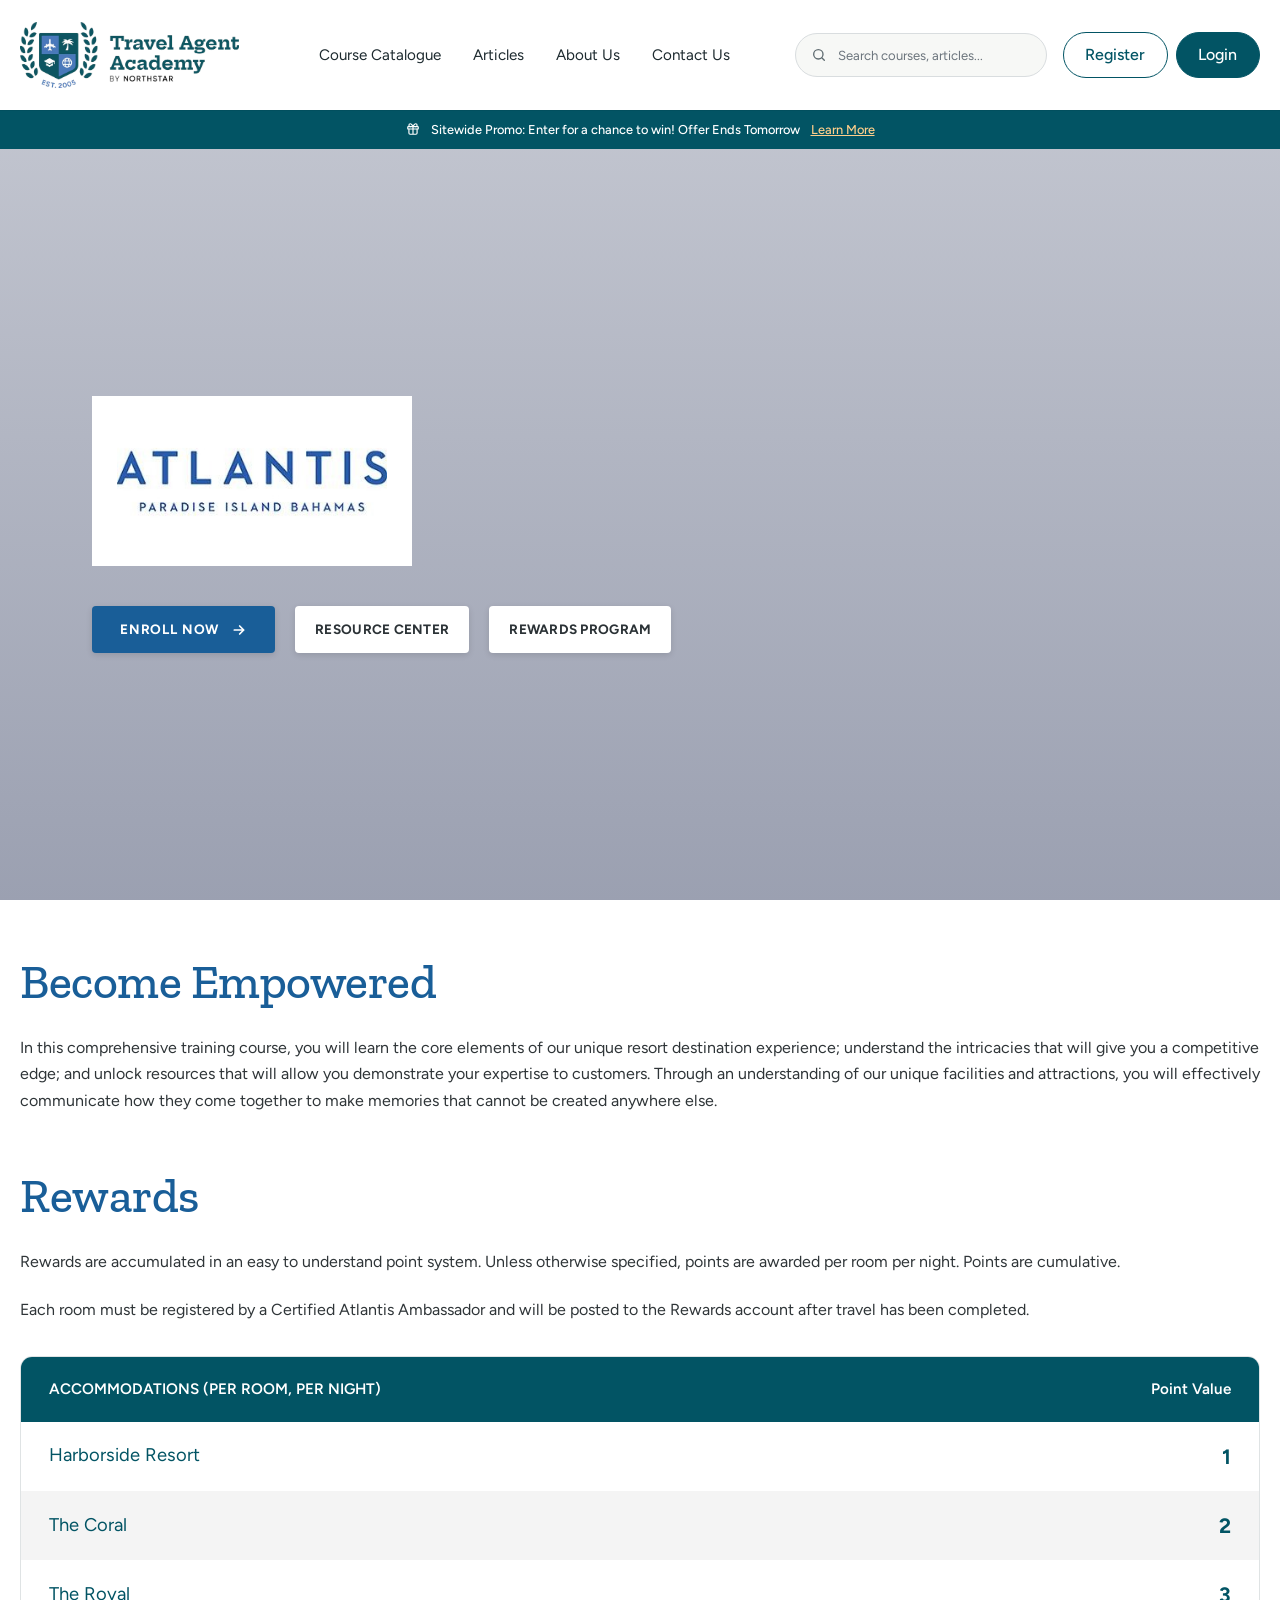
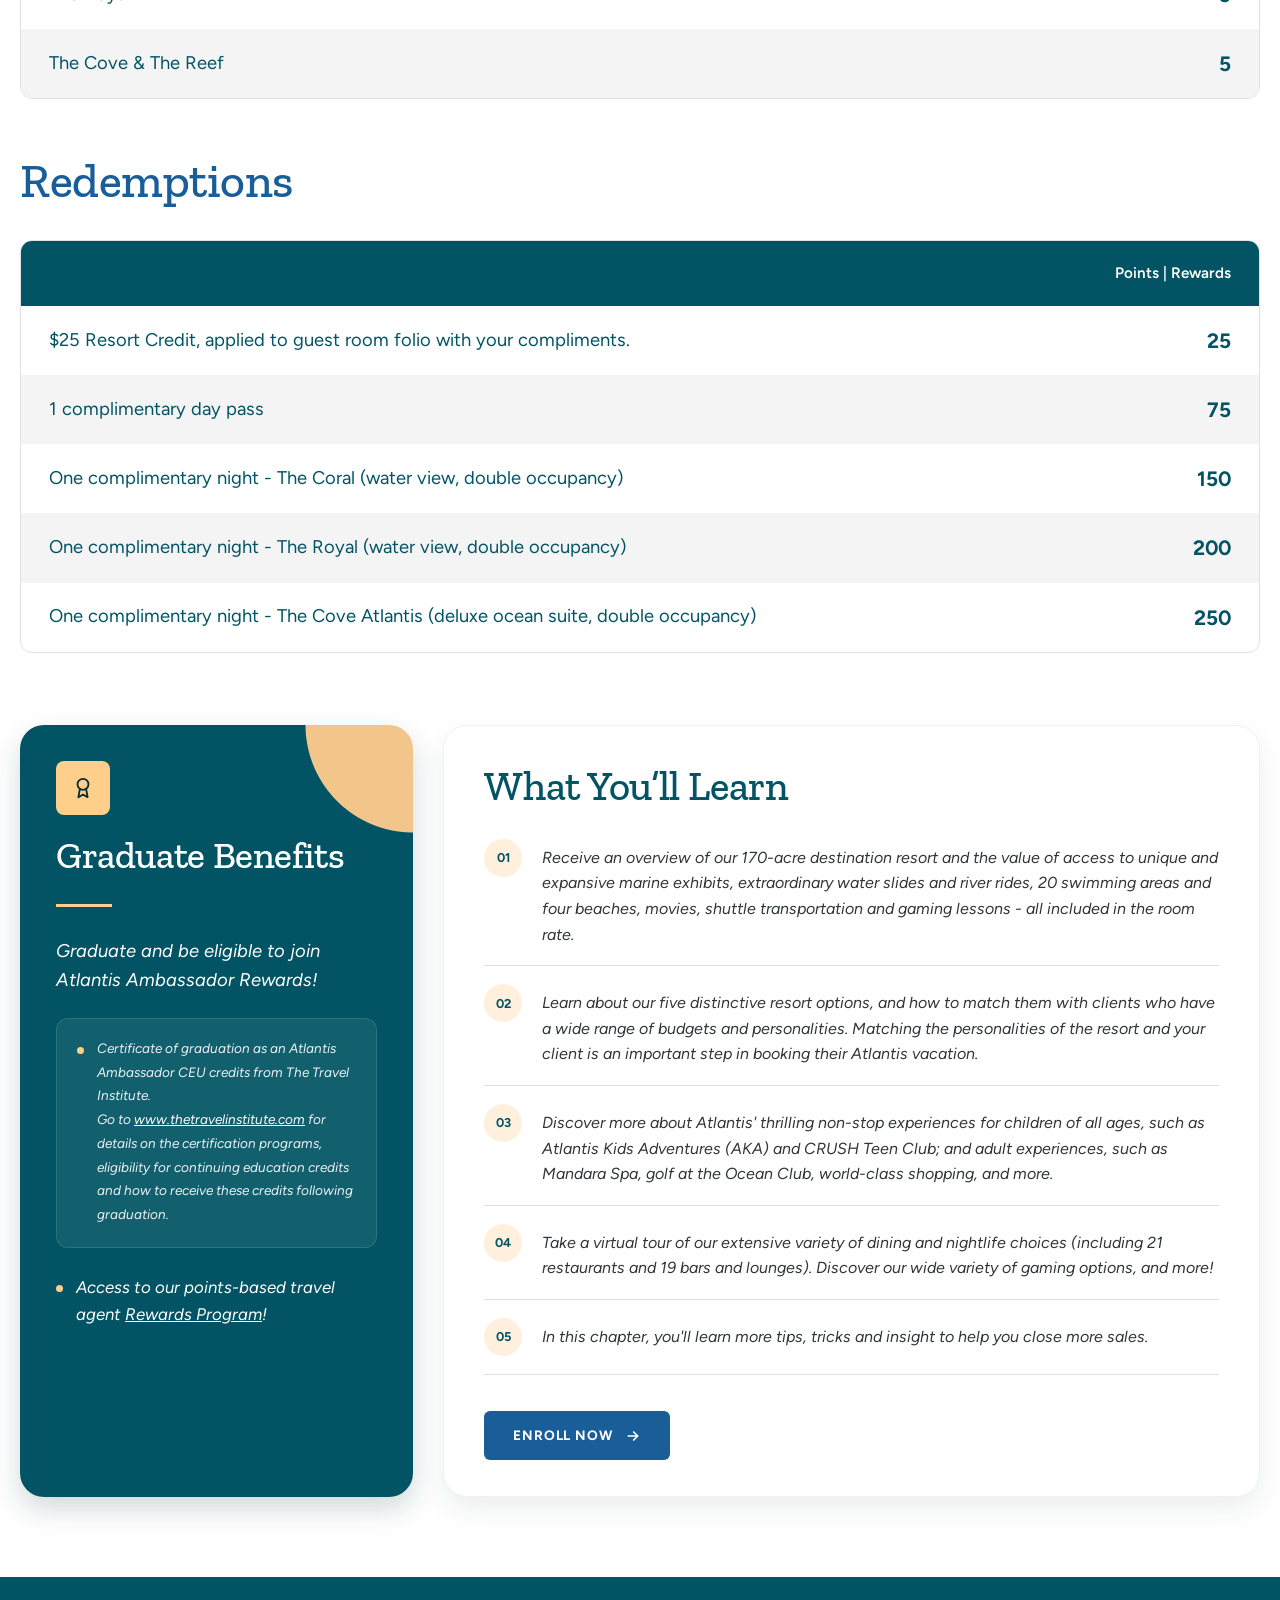
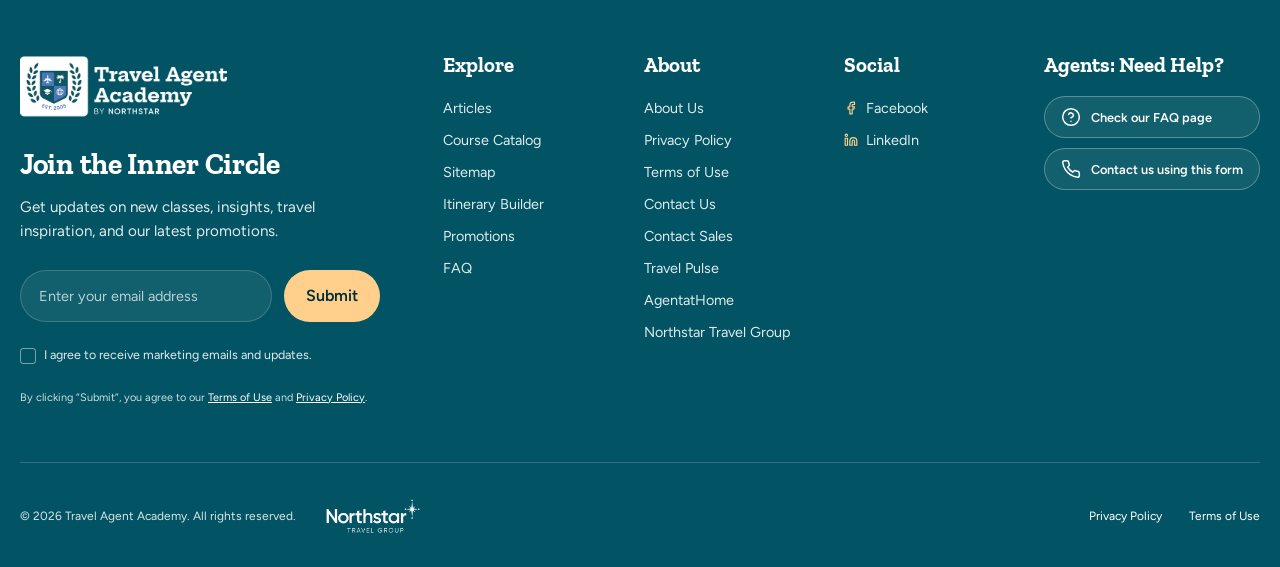
<file: atlantis-ambassador.html>
<!DOCTYPE html>
<html lang="en">

<head>
  <meta charset="utf-8">
  <meta name="viewport" content="width=device-width, initial-scale=1, shrink-to-fit=no">
  <title>Atlantis Ambassador | Travel Agent Academy</title>
  <meta name="description"
    content="Become a Certified Atlantis Ambassador: learn Atlantis Paradise Island's resorts, experiences and dining, and earn points with Atlantis Ambassador Rewards.">

  <!-- Fonts -->
  <link rel="preconnect" href="https://fonts.googleapis.com">
  <link rel="preconnect" href="https://fonts.gstatic.com" crossorigin>
  <link
    href="https://fonts.googleapis.com/css2?family=Figtree:wght@400;500;600;700&family=Zilla+Slab:wght@500;600;700&display=swap"
    rel="stylesheet">

  <!-- Bootstrap 4.6.2 -->
  <link rel="stylesheet" href="https://cdn.jsdelivr.net/npm/bootstrap@4.6.2/dist/css/bootstrap.min.css">

  <!-- Site styles -->
  <link rel="stylesheet" href="css/styles.css">
</head>

<body>

  <a class="sr-only sr-only-focusable" href="#main">Skip to main content</a>

  <!-- ============ HEADER ============ -->
  <header class="site-header">
    <div class="container-wide">
      <nav class="navbar navbar-expand-lg navbar-light px-0">
        <a class="navbar-brand py-0" href="index.html">
          <img src="images/logo.png" alt="Travel Agent Academy by Northstar">
        </a>

        <button class="navbar-toggler" type="button" data-toggle="collapse" data-target="#mainNav"
          aria-controls="mainNav" aria-expanded="false" aria-label="Toggle navigation">
          <span class="navbar-toggler-icon"></span>
        </button>

        <div class="collapse navbar-collapse" id="mainNav">
          <ul class="navbar-nav mx-lg-auto">
            <li class="nav-item"><a class="nav-link" href="course-catalog.html">Course Catalogue</a></li>
            <li class="nav-item"><a class="nav-link" href="#">Articles</a></li>
            <li class="nav-item"><a class="nav-link" href="#">About Us</a></li>
            <li class="nav-item"><a class="nav-link" href="#">Contact Us</a></li>
          </ul>

          <div class="header-actions d-flex align-items-center">
            <form class="header-search" role="search" action="#">
              <svg width="16" height="16" viewBox="0 0 24 24" fill="none" stroke="currentColor" stroke-width="2"
                stroke-linecap="round" aria-hidden="true">
                <circle cx="11" cy="11" r="7" />
                <path d="m20 20-3.5-3.5" />
              </svg>
              <label for="siteSearch" class="sr-only">Search</label>
              <input id="siteSearch" class="form-control" type="search" placeholder="Search courses, articles...">
            </form>
            <a href="register.html" class="btn btn-pill btn-taa-outline ml-3">Register</a>
            <a href="#" class="btn btn-pill btn-taa-solid ml-2">Login</a>
          </div>
        </div>
      </nav>
    </div>
  </header>

  <!-- ============ PROMO BAR ============ -->
  <div class="promo-bar">
    <svg width="14" height="14" viewBox="0 0 24 24" fill="none" stroke="currentColor" stroke-width="2"
      stroke-linecap="round" stroke-linejoin="round" aria-hidden="true">
      <rect x="3" y="8" width="18" height="4" rx="1" />
      <path
        d="M12 8v13M19 12v7a2 2 0 0 1-2 2H7a2 2 0 0 1-2-2v-7M7.5 8a2.5 2.5 0 0 1 0-5C10 3 12 8 12 8s2-5 4.5-5a2.5 2.5 0 0 1 0 5" />
    </svg>
    Sitewide Promo: Enter for a chance to win! Offer Ends Tomorrow
    <a href="#">Learn More</a>
  </div>

  <main id="main">


    <!-- ============ COURSE HERO ============ -->
    <section class="course-hero course-hero-atlantis course-hero-has-video" data-bg-video>
      <div class="course-hero-container">
        <video class="course-hero-video" autoplay muted loop playsinline preload="metadata"
          poster="images/atlantis/atlantis-hero.jpg" aria-hidden="true">
          <source src="videos/atlantis-hero.mp4" type="video/mp4">
        </video>
        <div class="hero-video-toggle" role="group" aria-label="Video controls">
          <button type="button" class="hero-video-btn" data-video-play aria-label="Pause video" aria-pressed="false">
            <svg class="icon-pause" width="14" height="14" viewBox="0 0 24 24" fill="currentColor" aria-hidden="true">
              <path d="M6 4h4v16H6zM14 4h4v16h-4z" />
            </svg>
            <svg class="icon-play" width="14" height="14" viewBox="0 0 24 24" fill="currentColor" aria-hidden="true">
              <path d="M7 4v16l13-8z" />
            </svg>
          </button>
          <button type="button" class="hero-video-btn is-muted" data-video-mute aria-label="Unmute video"
            aria-pressed="true">
            <svg class="icon-sound-on" width="16" height="16" viewBox="0 0 24 24" fill="none" stroke="currentColor"
              stroke-width="2" stroke-linecap="round" stroke-linejoin="round" aria-hidden="true">
              <path d="M11 5 6 9H2v6h4l5 4z" fill="currentColor" />
              <path d="M15.5 8.5a5 5 0 0 1 0 7M19 5a10 10 0 0 1 0 14" />
            </svg>
            <svg class="icon-sound-off" width="16" height="16" viewBox="0 0 24 24" fill="none" stroke="currentColor"
              stroke-width="2" stroke-linecap="round" stroke-linejoin="round" aria-hidden="true">
              <path d="M11 5 6 9H2v6h4l5 4z" fill="currentColor" />
              <path d="m22 9-6 6M16 9l6 6" />
            </svg>
          </button>
        </div>
      </div>
      <div class="container-wide">
        <img class="course-hero-logo" src="images/atlantis/atlantis-logo.jpg" alt="Atlantis Paradise Island Bahamas">
        <div class="course-hero-actions">
          <a href="#" class="btn btn-course-hero btn-course-hero-enroll">
            Enroll Now
            <svg width="16" height="16" viewBox="0 0 24 24" fill="none" stroke="currentColor" stroke-width="2.6"
              stroke-linecap="round" stroke-linejoin="round" aria-hidden="true">
              <path d="M5 12h14M13 6l6 6-6 6"></path>
            </svg>
          </a>
          <a href="atlantis-resources.html" class="btn btn-course-hero">Resource Center</a>
          <a href="#rewards" class="btn btn-course-hero">Rewards Program</a>
        </div>
      </div>
    </section>

    <!-- ============ INTRO + REWARDS ============ -->
    <section class="atl-content">
      <div class="atl-container">
        <h1 class="atl-heading font-display">Become Empowered</h1>
        <p class="atl-lead">In this comprehensive training course, you will learn the core elements of our unique resort
          destination experience; understand the intricacies that will give you a competitive edge; and unlock resources
          that will allow you demonstrate your expertise to customers. Through an understanding of our unique facilities
          and attractions, you will effectively communicate how they come together to make memories that cannot be
          created anywhere else.</p>

        <h2 class="atl-heading font-display" id="rewards">Rewards</h2>
        <p>Rewards are accumulated in an easy to understand point system. Unless otherwise specified, points are awarded
          per room per night. Points are cumulative.</p>
        <p>Each room must be registered by a Certified Atlantis Ambassador and will be posted to the Rewards account
          after travel has been completed.</p>

        <div class="points-table-wrap">
          <table class="points-table">
            <caption class="sr-only">Points earned per room, per night</caption>
            <thead>
              <tr>
                <th scope="col">Accommodations (per room, per night)</th>
                <th scope="col">Point Value</th>
              </tr>
            </thead>
            <tbody>
              <tr>
                <td>Harborside Resort</td>
                <td>1</td>
              </tr>
              <tr>
                <td>The Coral</td>
                <td>2</td>
              </tr>
              <tr>
                <td>The Royal</td>
                <td>3</td>
              </tr>
              <tr>
                <td>The Cove &amp; The Reef</td>
                <td>5</td>
              </tr>
            </tbody>
          </table>
        </div>

        <h2 class="atl-heading font-display">Redemptions</h2>
        <div class="points-table-wrap">
          <table class="points-table">
            <caption class="sr-only">Points needed for each reward</caption>
            <thead>
              <tr>
                <th scope="col"><span class="sr-only">Reward</span></th>
                <th scope="col">Points | Rewards</th>
              </tr>
            </thead>
            <tbody>
              <tr>
                <td>$25 Resort Credit, applied to guest room folio with your compliments.</td>
                <td>25</td>
              </tr>
              <tr>
                <td>1 complimentary day pass</td>
                <td>75</td>
              </tr>
              <tr>
                <td>One complimentary night - The Coral (water view, double occupancy)</td>
                <td>150</td>
              </tr>
              <tr>
                <td>One complimentary night - The Royal (water view, double occupancy)</td>
                <td>200</td>
              </tr>
              <tr>
                <td>One complimentary night - The Cove Atlantis (deluxe ocean suite, double occupancy)</td>
                <td>250</td>
              </tr>
            </tbody>
          </table>
        </div>
      </div>
    </section>

    <!-- ============ BENEFITS + WHAT YOU'LL LEARN ============ -->
    <section class="course-details atl-details">
      <div class="course-container course-container-wide">
        <div class="row">

          <!-- Graduate Benefits -->
          <div class="col-lg-4 mb-4 mb-lg-0">
            <div class="benefits-card">
              <span class="benefits-icon" aria-hidden="true">
                <svg width="22" height="22" viewBox="0 0 24 24" fill="none" stroke="currentColor" stroke-width="2"
                  stroke-linecap="round" stroke-linejoin="round">
                  <circle cx="12" cy="8" r="6" />
                  <path d="M15.5 13.5 17 22l-5-3-5 3 1.5-8.5" />
                </svg>
              </span>
              <h2 class="font-display">Graduate Benefits</h2>
              <hr class="benefits-rule">
              <p class="benefits-lead">Graduate and be eligible to join Atlantis Ambassador Rewards!</p>

              <ul class="benefits-list benefits-list-boxed">
                <li><span>Certificate of graduation as an Atlantis Ambassador CEU credits from The Travel
                    Institute.<br>Go to <a href="https://www.thetravelinstitute.com" target="_blank"
                      rel="noopener">www.thetravelinstitute.com</a> for details on the certification programs,
                    eligibility for continuing education credits and how to receive these credits following
                    graduation.</span></li>
              </ul>

              <ul class="benefits-list">
                <li><span>Access to our points-based travel agent <a href="#rewards">Rewards Program</a>!</span></li>
              </ul>
            </div>
          </div>

          <!-- What You'll Learn -->
          <div class="col-lg-8">
            <div class="learn-card">
              <h2 class="font-display">What You’ll Learn</h2>
              <ol class="learn-list">
                <li><span class="learn-num">01</span>
                  <p>Receive an overview of our 170-acre destination resort and the value of access to unique and
                    expansive marine exhibits, extraordinary water slides and river rides, 20 swimming areas and four
                    beaches, movies, shuttle transportation and gaming lessons - all included in the room rate.</p>
                </li>
                <li><span class="learn-num">02</span>
                  <p>Learn about our five distinctive resort options, and how to match them with clients who have a wide
                    range of budgets and personalities. Matching the personalities of the resort and your client is an
                    important step in booking their Atlantis vacation.</p>
                </li>
                <li><span class="learn-num">03</span>
                  <p>Discover more about Atlantis' thrilling non-stop experiences for children of all ages, such as
                    Atlantis Kids Adventures (AKA) and CRUSH Teen Club; and adult experiences, such as Mandara Spa, golf
                    at the Ocean Club, world-class shopping, and more.</p>
                </li>
                <li><span class="learn-num">04</span>
                  <p>Take a virtual tour of our extensive variety of dining and nightlife choices (including 21
                    restaurants and 19 bars and lounges). Discover our wide variety of gaming options, and more!</p>
                </li>
                <li><span class="learn-num">05</span>
                  <p>In this chapter, you'll learn more tips, tricks and insight to help you close more sales.</p>
                </li>
              </ol>
              <a href="#" class="btn btn-course-blue btn-course-blue-dark">
                Enroll Now
                <svg width="16" height="16" viewBox="0 0 24 24" fill="none" stroke="currentColor" stroke-width="2.6"
                  stroke-linecap="round" stroke-linejoin="round" aria-hidden="true">
                  <path d="M5 12h14M13 6l6 6-6 6" />
                </svg>
              </a>
            </div>
          </div>

        </div>
      </div>
    </section>

  </main>

  <!-- ============ FOOTER ============ -->
  <footer class="site-footer">
    <div class="container-wide">
      <div class="row">
        <div class="col-lg-4 pr-lg-5">
          <img class="footer-logo" src="images/logo-footer.png" alt="Travel Agent Academy by Northstar">
          <h2 class="font-display">Join the Inner Circle</h2>
          <p class="footer-lead">Get updates on new classes, insights, travel inspiration, and our latest promotions.
          </p>

          <form class="newsletter-form" action="#" onsubmit="return false;">
            <div class="d-flex">
              <label for="newsletterEmail" class="sr-only">Email address</label>
              <input id="newsletterEmail" type="email" class="form-control" placeholder="Enter your email address"
                required>
              <button type="submit" class="btn btn-pill btn-peach">Submit</button>
            </div>
            <div class="custom-control custom-checkbox">
              <input type="checkbox" class="custom-control-input" id="marketingConsent">
              <label class="custom-control-label" for="marketingConsent">I agree to receive marketing emails and
                updates.</label>
            </div>
            <p class="legal-note">By clicking “Submit”, you agree to our <a href="#">Terms of Use</a> and <a
                href="#">Privacy Policy</a>.</p>
          </form>
        </div>

        <div class="col-6 col-md-3 col-lg footer-col">
          <h3>Explore</h3>
          <ul class="footer-links">
            <li><a href="#">Articles</a></li>
            <li><a href="index.html#catalog">Course Catalog</a></li>
            <li><a href="#">Sitemap</a></li>
            <li><a href="#">Itinerary Builder</a></li>
            <li><a href="#">Promotions</a></li>
            <li><a href="#">FAQ</a></li>
          </ul>
        </div>

        <div class="col-6 col-md-3 col-lg footer-col">
          <h3>About</h3>
          <ul class="footer-links">
            <li><a href="#">About Us</a></li>
            <li><a href="#">Privacy Policy</a></li>
            <li><a href="#">Terms of Use</a></li>
            <li><a href="#">Contact Us</a></li>
            <li><a href="#">Contact Sales</a></li>
            <li><a href="#">Travel Pulse</a></li>
            <li><a href="#">AgentatHome</a></li>
            <li><a href="#">Northstar Travel Group</a></li>
          </ul>
        </div>

        <div class="col-6 col-md-3 col-lg footer-col">
          <h3>Social</h3>
          <ul class="footer-links">
            <li><a href="#"><svg width="14" height="14" viewBox="0 0 24 24" fill="none" stroke="currentColor"
                  stroke-width="2" stroke-linecap="round" stroke-linejoin="round" aria-hidden="true">
                  <path d="M18 2h-3a5 5 0 0 0-5 5v3H7v4h3v8h4v-8h3l1-4h-4V7a1 1 0 0 1 1-1h3z" />
                </svg>Facebook</a></li>
            <li><a href="#"><svg width="14" height="14" viewBox="0 0 24 24" fill="none" stroke="currentColor"
                  stroke-width="2" stroke-linecap="round" stroke-linejoin="round" aria-hidden="true">
                  <path d="M16 8a6 6 0 0 1 6 6v7h-4v-7a2 2 0 0 0-4 0v7h-4v-7a6 6 0 0 1 6-6zM2 9h4v12H2z" />
                  <circle cx="4" cy="4" r="2" />
                </svg>LinkedIn</a></li>
          </ul>
        </div>

        <div class="col-12 col-md-3 col-lg-auto footer-col">
          <h3>Agents: Need&nbsp;Help?</h3>
          <a href="#" class="help-btn">
            <svg width="20" height="20" viewBox="0 0 24 24" fill="none" stroke="currentColor" stroke-width="1.8"
              stroke-linecap="round" stroke-linejoin="round" aria-hidden="true">
              <circle cx="12" cy="12" r="10" />
              <path d="M9.1 9a3 3 0 0 1 5.8 1c0 2-3 3-3 3M12 17h.01" />
            </svg>
            Check our FAQ page
          </a>
          <a href="#" class="help-btn">
            <svg width="20" height="20" viewBox="0 0 24 24" fill="none" stroke="currentColor" stroke-width="1.8"
              stroke-linecap="round" stroke-linejoin="round" aria-hidden="true">
              <path
                d="M22 16.9v3a2 2 0 0 1-2.2 2 19.8 19.8 0 0 1-8.6-3.1 19.5 19.5 0 0 1-6-6A19.8 19.8 0 0 1 2.1 4.2 2 2 0 0 1 4.1 2h3a2 2 0 0 1 2 1.7c.1.9.4 1.8.7 2.7a2 2 0 0 1-.5 2.1L8 9.8a16 16 0 0 0 6 6l1.3-1.3a2 2 0 0 1 2.1-.4c.9.3 1.8.6 2.7.7a2 2 0 0 1 1.7 2z" />
            </svg>
            Contact us using this form
          </a>
        </div>
      </div>

      <div class="footer-bottom d-md-flex align-items-center justify-content-between">
        <div class="d-md-flex align-items-center">
          <span>&copy; 2026 Travel Agent Academy. All rights reserved.</span>
          <img src="images/northstar.png" alt="Northstar Travel Group" loading="lazy">
        </div>
        <div class="mt-3 mt-md-0">
          <a href="#">Privacy Policy</a>
          <a href="#">Terms of Use</a>
        </div>
      </div>
    </div>
  </footer>


  <script src="https://cdn.jsdelivr.net/npm/jquery@3.5.1/dist/jquery.min.js"></script>
  <script src="https://cdn.jsdelivr.net/npm/bootstrap@4.6.2/dist/js/bootstrap.bundle.min.js"></script>
  <script src="js/video-player.js"></script>
  <script src="js/taa-hero-video-height.js"></script>
  <script src="js/custom.js"></script>

</body>

</html>
</file>
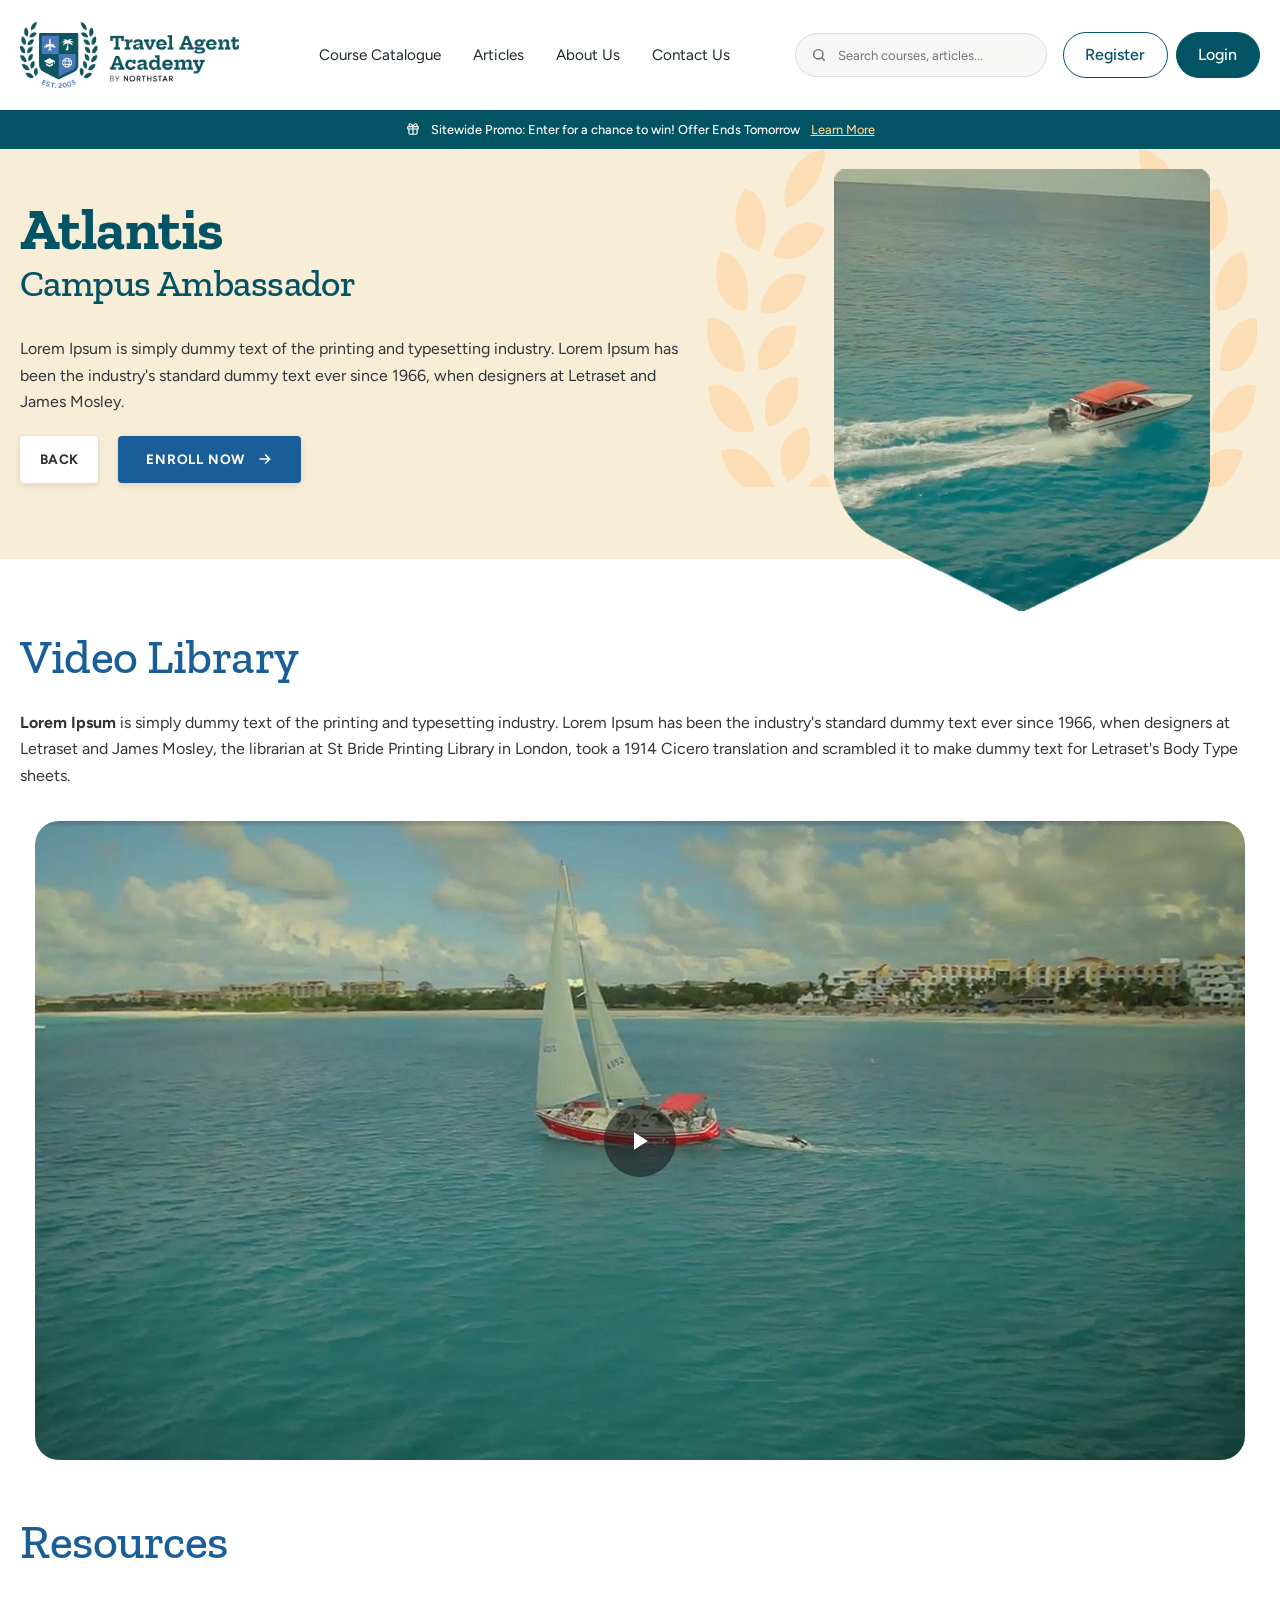
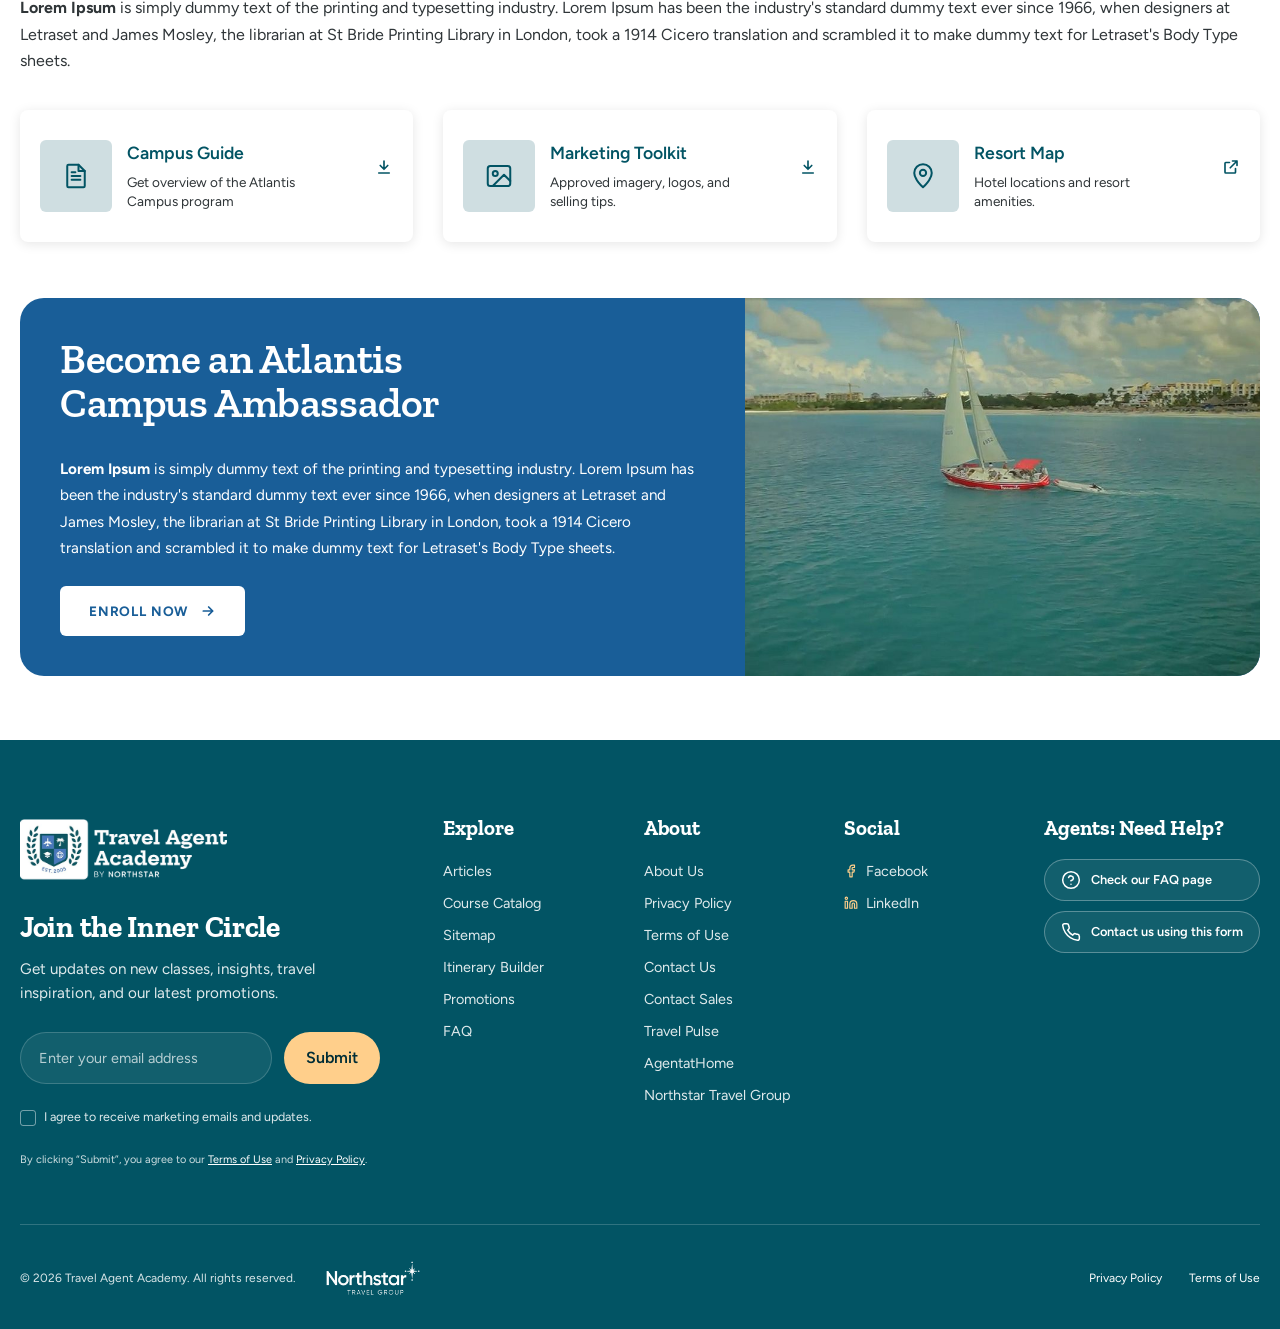
<file: atlantis-resources.html>
<!DOCTYPE html>
<html lang="en">
<head>
  <meta charset="utf-8">
  <meta name="viewport" content="width=device-width, initial-scale=1, shrink-to-fit=no">
  <title>Atlantis Resource Center | Travel Agent Academy</title>
  <meta name="description" content="Videos, guides, marketing toolkit and resort map for Atlantis Campus Ambassadors.">

  <!-- Fonts -->
  <link rel="preconnect" href="https://fonts.googleapis.com">
  <link rel="preconnect" href="https://fonts.gstatic.com" crossorigin>
  <link href="https://fonts.googleapis.com/css2?family=Figtree:wght@400;500;600;700&family=Zilla+Slab:wght@500;600;700&display=swap" rel="stylesheet">

  <!-- Bootstrap 4.6.2 -->
  <link rel="stylesheet" href="https://cdn.jsdelivr.net/npm/bootstrap@4.6.2/dist/css/bootstrap.min.css" integrity="sha384-xOolHFLEh07PJGoPkLv1IbcEPTNtaed2xpHsD9ESMhqIYd0nLMwNLD69Npy4HI+N" crossorigin="anonymous">

  <!-- Site styles -->
  <link rel="stylesheet" href="css/styles.css">
</head>
<body>

  <a class="sr-only sr-only-focusable" href="#main">Skip to main content</a>

  <!-- ============ HEADER ============ -->
  <header class="site-header">
    <div class="container-wide">
      <nav class="navbar navbar-expand-lg navbar-light px-0">
        <a class="navbar-brand py-0" href="index.html">
          <img src="images/logo.png" alt="Travel Agent Academy by Northstar">
        </a>

        <button class="navbar-toggler" type="button" data-toggle="collapse" data-target="#mainNav" aria-controls="mainNav" aria-expanded="false" aria-label="Toggle navigation">
          <span class="navbar-toggler-icon"></span>
        </button>

        <div class="collapse navbar-collapse" id="mainNav">
          <ul class="navbar-nav mx-lg-auto">
            <li class="nav-item"><a class="nav-link" href="index.html#catalog">Course Catalogue</a></li>
            <li class="nav-item"><a class="nav-link" href="#">Articles</a></li>
            <li class="nav-item"><a class="nav-link" href="#">About Us</a></li>
            <li class="nav-item"><a class="nav-link" href="#">Contact Us</a></li>
          </ul>

          <div class="header-actions d-flex align-items-center">
            <form class="header-search" role="search" action="#">
              <svg width="16" height="16" viewBox="0 0 24 24" fill="none" stroke="currentColor" stroke-width="2" stroke-linecap="round" aria-hidden="true"><circle cx="11" cy="11" r="7"/><path d="m20 20-3.5-3.5"/></svg>
              <label for="siteSearch" class="sr-only">Search</label>
              <input id="siteSearch" class="form-control" type="search" placeholder="Search courses, articles...">
            </form>
            <a href="register.html" class="btn btn-pill btn-taa-outline ml-3">Register</a>
            <a href="#" class="btn btn-pill btn-taa-solid ml-2">Login</a>
          </div>
        </div>
      </nav>
    </div>
  </header>

  <!-- ============ PROMO BAR ============ -->
  <div class="promo-bar">
    <svg width="14" height="14" viewBox="0 0 24 24" fill="none" stroke="currentColor" stroke-width="2" stroke-linecap="round" stroke-linejoin="round" aria-hidden="true"><rect x="3" y="8" width="18" height="4" rx="1"/><path d="M12 8v13M19 12v7a2 2 0 0 1-2 2H7a2 2 0 0 1-2-2v-7M7.5 8a2.5 2.5 0 0 1 0-5C10 3 12 8 12 8s2-5 4.5-5a2.5 2.5 0 0 1 0 5"/></svg>
    Sitewide Promo: Enter for a chance to win! Offer Ends Tomorrow
    <a href="#">Learn More</a>
  </div>

  <main id="main">
    <!-- ======================================================
         ATLANTIS RESOURCE CENTER PAGE CONTENT
         (header and footer are the shared ones from index.html;
         reuses the hero styles from register.html)
         Body copy is the design's Lorem Ipsum placeholder text.
         ====================================================== -->

    <!-- ============ HERO ============ -->
    <section class="register-hero resource-hero">
      <div class="container-wide register-hero-inner">
        <div class="resource-hero-text">
          <h1 class="resource-title font-display">Atlantis <span>Campus Ambassador</span></h1>
          <p>Lorem Ipsum is simply dummy text of the printing and typesetting industry. Lorem Ipsum has been the industry's standard dummy text ever since 1966, when designers at Letraset and James Mosley.</p>
          <div class="resource-hero-actions">
            <a href="atlantis-ambassador.html" class="btn btn-course-hero">Back</a>
            <a href="#" class="btn btn-course-hero btn-course-hero-enroll">
              Enroll Now
              <svg width="16" height="16" viewBox="0 0 24 24" fill="none" stroke="currentColor" stroke-width="2.6" stroke-linecap="round" stroke-linejoin="round" aria-hidden="true"><path d="M5 12h14M13 6l6 6-6 6"/></svg>
            </a>
          </div>
        </div>
        <div class="register-hero-media">
          <img class="register-hero-photo" src="images/atlantis/atlantis-hero-shield.png" alt="" width="476" height="559">
        </div>
      </div>
    </section>

    <!-- ============ VIDEO LIBRARY ============ -->
    <section class="atl-content resource-content">
      <div class="atl-container">
        <h2 class="atl-heading font-display">Video Library</h2>
        <p><strong>Lorem Ipsum</strong> is simply dummy text of the printing and typesetting industry. Lorem Ipsum has been the industry's standard dummy text ever since 1966, when designers at Letraset and James Mosley, the librarian at St Bride Printing Library in London, took a 1914 Cicero translation and scrambled it to make dummy text for Letraset's Body Type sheets.</p>

        <!-- Replace src with your video. The poster image shows until the visitor presses play. -->
        <div class="resource-video" data-video-player>
          <video class="resource-video-el" preload="none" playsinline poster="images/atlantis/atlantis-video-poster.jpg">
            <source src="videos/atlantis-campus.mp4" type="video/mp4">
          </video>
          <button type="button" class="resource-video-play" aria-label="Play video">
            <svg width="30" height="30" viewBox="0 0 24 24" fill="currentColor" aria-hidden="true"><path d="M8 5v14l11-7z"/></svg>
          </button>
          <p class="resource-video-error d-none" role="status">Sorry, this video couldn’t be loaded.</p>
        </div>

        <!-- ============ RESOURCES ============ -->
        <h2 class="atl-heading font-display">Resources</h2>
        <p><strong>Lorem Ipsum</strong> is simply dummy text of the printing and typesetting industry. Lorem Ipsum has been the industry's standard dummy text ever since 1966, when designers at Letraset and James Mosley, the librarian at St Bride Printing Library in London, took a 1914 Cicero translation and scrambled it to make dummy text for Letraset's Body Type sheets.</p>

        <!-- Point each href at the real file/page -->
        <div class="row resource-cards">
          <div class="col-md-4">
            <a class="resource-card" href="#" download>
              <span class="resource-card-icon" aria-hidden="true">
                <svg width="30" height="30" viewBox="0 0 24 24" fill="none" stroke="currentColor" stroke-width="1.6" stroke-linecap="round" stroke-linejoin="round"><path d="M14 3H6a1 1 0 0 0-1 1v16a1 1 0 0 0 1 1h12a1 1 0 0 0 1-1V8z"/><path d="M14 3v5h5M8.5 12h7M8.5 15h7M8.5 9h3"/></svg>
              </span>
              <span class="resource-card-text">
                <span class="resource-card-title">Campus Guide</span>
                <span class="resource-card-desc">Get overview of the Atlantis Campus program</span>
              </span>
              <span class="resource-card-action" aria-hidden="true">
                <svg width="18" height="18" viewBox="0 0 24 24" fill="none" stroke="currentColor" stroke-width="2.2" stroke-linecap="round" stroke-linejoin="round"><path d="M12 4v11M7 10l5 5 5-5M5 20h14"/></svg>
              </span>
              <span class="sr-only">(download)</span>
            </a>
          </div>
          <div class="col-md-4">
            <a class="resource-card" href="#" download>
              <span class="resource-card-icon" aria-hidden="true">
                <svg width="30" height="30" viewBox="0 0 24 24" fill="none" stroke="currentColor" stroke-width="1.6" stroke-linecap="round" stroke-linejoin="round"><rect x="3" y="4" width="18" height="16" rx="2"/><circle cx="9" cy="10" r="2"/><path d="m21 16-5-5-9 9"/></svg>
              </span>
              <span class="resource-card-text">
                <span class="resource-card-title">Marketing Toolkit</span>
                <span class="resource-card-desc">Approved imagery, logos, and selling tips.</span>
              </span>
              <span class="resource-card-action" aria-hidden="true">
                <svg width="18" height="18" viewBox="0 0 24 24" fill="none" stroke="currentColor" stroke-width="2.2" stroke-linecap="round" stroke-linejoin="round"><path d="M12 4v11M7 10l5 5 5-5M5 20h14"/></svg>
              </span>
              <span class="sr-only">(download)</span>
            </a>
          </div>
          <div class="col-md-4">
            <a class="resource-card" href="#" target="_blank" rel="noopener">
              <span class="resource-card-icon" aria-hidden="true">
                <svg width="30" height="30" viewBox="0 0 24 24" fill="none" stroke="currentColor" stroke-width="1.6" stroke-linecap="round" stroke-linejoin="round"><path d="M12 21s-7-6.2-7-11.5a7 7 0 0 1 14 0C19 14.8 12 21 12 21z"/><circle cx="12" cy="9.5" r="2.5"/></svg>
              </span>
              <span class="resource-card-text">
                <span class="resource-card-title">Resort Map</span>
                <span class="resource-card-desc">Hotel locations and resort amenities.</span>
              </span>
              <span class="resource-card-action" aria-hidden="true">
                <svg width="18" height="18" viewBox="0 0 24 24" fill="none" stroke="currentColor" stroke-width="2.2" stroke-linecap="round" stroke-linejoin="round"><path d="M14 4h6v6M20 4l-9 9M18 14v5a1 1 0 0 1-1 1H5a1 1 0 0 1-1-1V7a1 1 0 0 1 1-1h5"/></svg>
              </span>
              <span class="sr-only">(opens in a new tab)</span>
            </a>
          </div>
        </div>

        <!-- ============ CALL TO ACTION ============ -->
        <div class="resource-cta">
          <div class="resource-cta-body">
            <h2 class="font-display">Become an Atlantis <br class="d-none d-lg-inline">Campus Ambassador</h2>
            <p><strong>Lorem Ipsum</strong> is simply dummy text of the printing and typesetting industry. Lorem Ipsum has been the industry's standard dummy text ever since 1966, when designers at Letraset and James Mosley, the librarian at St Bride Printing Library in London, took a 1914 Cicero translation and scrambled it to make dummy text for Letraset's Body Type sheets.</p>
            <a href="#" class="btn resource-cta-btn">
              Enroll Now
              <svg width="16" height="16" viewBox="0 0 24 24" fill="none" stroke="currentColor" stroke-width="2.6" stroke-linecap="round" stroke-linejoin="round" aria-hidden="true"><path d="M5 12h14M13 6l6 6-6 6"/></svg>
            </a>
          </div>
          <div class="resource-cta-media" style="background-image: url('images/atlantis/atlantis-campus-cta.jpg');" role="img" aria-label="Sailboat off the coast near the resort"></div>
        </div>
      </div>
    </section>

  </main>

  <!-- ============ FOOTER ============ -->
  <footer class="site-footer">
    <div class="container-wide">
      <div class="row">
        <div class="col-lg-4 pr-lg-5">
          <img class="footer-logo" src="images/logo-footer.png" alt="Travel Agent Academy by Northstar">
          <h2 class="font-display">Join the Inner Circle</h2>
          <p class="footer-lead">Get updates on new classes, insights, travel inspiration, and our latest promotions.</p>

          <form class="newsletter-form" action="#" onsubmit="return false;">
            <div class="d-flex">
              <label for="newsletterEmail" class="sr-only">Email address</label>
              <input id="newsletterEmail" type="email" class="form-control" placeholder="Enter your email address" required>
              <button type="submit" class="btn btn-pill btn-peach">Submit</button>
            </div>
            <div class="custom-control custom-checkbox">
              <input type="checkbox" class="custom-control-input" id="marketingConsent">
              <label class="custom-control-label" for="marketingConsent">I agree to receive marketing emails and updates.</label>
            </div>
            <p class="legal-note">By clicking “Submit”, you agree to our <a href="#">Terms of Use</a> and <a href="#">Privacy Policy</a>.</p>
          </form>
        </div>

        <div class="col-6 col-md-3 col-lg footer-col">
          <h3>Explore</h3>
          <ul class="footer-links">
            <li><a href="#">Articles</a></li>
            <li><a href="index.html#catalog">Course Catalog</a></li>
            <li><a href="#">Sitemap</a></li>
            <li><a href="#">Itinerary Builder</a></li>
            <li><a href="#">Promotions</a></li>
            <li><a href="#">FAQ</a></li>
          </ul>
        </div>

        <div class="col-6 col-md-3 col-lg footer-col">
          <h3>About</h3>
          <ul class="footer-links">
            <li><a href="#">About Us</a></li>
            <li><a href="#">Privacy Policy</a></li>
            <li><a href="#">Terms of Use</a></li>
            <li><a href="#">Contact Us</a></li>
            <li><a href="#">Contact Sales</a></li>
            <li><a href="#">Travel Pulse</a></li>
            <li><a href="#">AgentatHome</a></li>
            <li><a href="#">Northstar Travel Group</a></li>
          </ul>
        </div>

        <div class="col-6 col-md-3 col-lg footer-col">
          <h3>Social</h3>
          <ul class="footer-links">
            <li><a href="#"><svg width="14" height="14" viewBox="0 0 24 24" fill="none" stroke="currentColor" stroke-width="2" stroke-linecap="round" stroke-linejoin="round" aria-hidden="true"><path d="M18 2h-3a5 5 0 0 0-5 5v3H7v4h3v8h4v-8h3l1-4h-4V7a1 1 0 0 1 1-1h3z"/></svg>Facebook</a></li>
            <li><a href="#"><svg width="14" height="14" viewBox="0 0 24 24" fill="none" stroke="currentColor" stroke-width="2" stroke-linecap="round" stroke-linejoin="round" aria-hidden="true"><path d="M16 8a6 6 0 0 1 6 6v7h-4v-7a2 2 0 0 0-4 0v7h-4v-7a6 6 0 0 1 6-6zM2 9h4v12H2z"/><circle cx="4" cy="4" r="2"/></svg>LinkedIn</a></li>
          </ul>
        </div>

        <div class="col-12 col-md-3 col-lg-auto footer-col">
          <h3>Agents: Need&nbsp;Help?</h3>
          <a href="#" class="help-btn">
            <svg width="20" height="20" viewBox="0 0 24 24" fill="none" stroke="currentColor" stroke-width="1.8" stroke-linecap="round" stroke-linejoin="round" aria-hidden="true"><circle cx="12" cy="12" r="10"/><path d="M9.1 9a3 3 0 0 1 5.8 1c0 2-3 3-3 3M12 17h.01"/></svg>
            Check our FAQ page
          </a>
          <a href="#" class="help-btn">
            <svg width="20" height="20" viewBox="0 0 24 24" fill="none" stroke="currentColor" stroke-width="1.8" stroke-linecap="round" stroke-linejoin="round" aria-hidden="true"><path d="M22 16.9v3a2 2 0 0 1-2.2 2 19.8 19.8 0 0 1-8.6-3.1 19.5 19.5 0 0 1-6-6A19.8 19.8 0 0 1 2.1 4.2 2 2 0 0 1 4.1 2h3a2 2 0 0 1 2 1.7c.1.9.4 1.8.7 2.7a2 2 0 0 1-.5 2.1L8 9.8a16 16 0 0 0 6 6l1.3-1.3a2 2 0 0 1 2.1-.4c.9.3 1.8.6 2.7.7a2 2 0 0 1 1.7 2z"/></svg>
            Contact us using this form
          </a>
        </div>
      </div>

      <div class="footer-bottom d-md-flex align-items-center justify-content-between">
        <div class="d-md-flex align-items-center">
          <span>&copy; 2026 Travel Agent Academy. All rights reserved.</span>
          <img src="images/northstar.png" alt="Northstar Travel Group" loading="lazy">
        </div>
        <div class="mt-3 mt-md-0">
          <a href="#">Privacy Policy</a>
          <a href="#">Terms of Use</a>
        </div>
      </div>
    </div>
  </footer>

  
  <script src="https://cdn.jsdelivr.net/npm/jquery@3.5.1/dist/jquery.min.js" integrity="sha384-ZvpUoO/+PpLXR1lu4jmpXWu80pZlYUAfxl5NsBMWOEPSjUn/6Z/hRTt8+pR6L4N2" crossorigin="anonymous"></script>
  <script src="https://cdn.jsdelivr.net/npm/bootstrap@4.6.2/dist/js/bootstrap.bundle.min.js" integrity="sha384-Fy6S3B9q64WdZWQUiU+q4/2Lc9npb8tCaSX9FK7E8HnRr0Jz8D6OP9dO5Vg3Q9ct" crossorigin="anonymous"></script>
  <script src="js/video-player.js"></script>
</body>
</html>
</file>
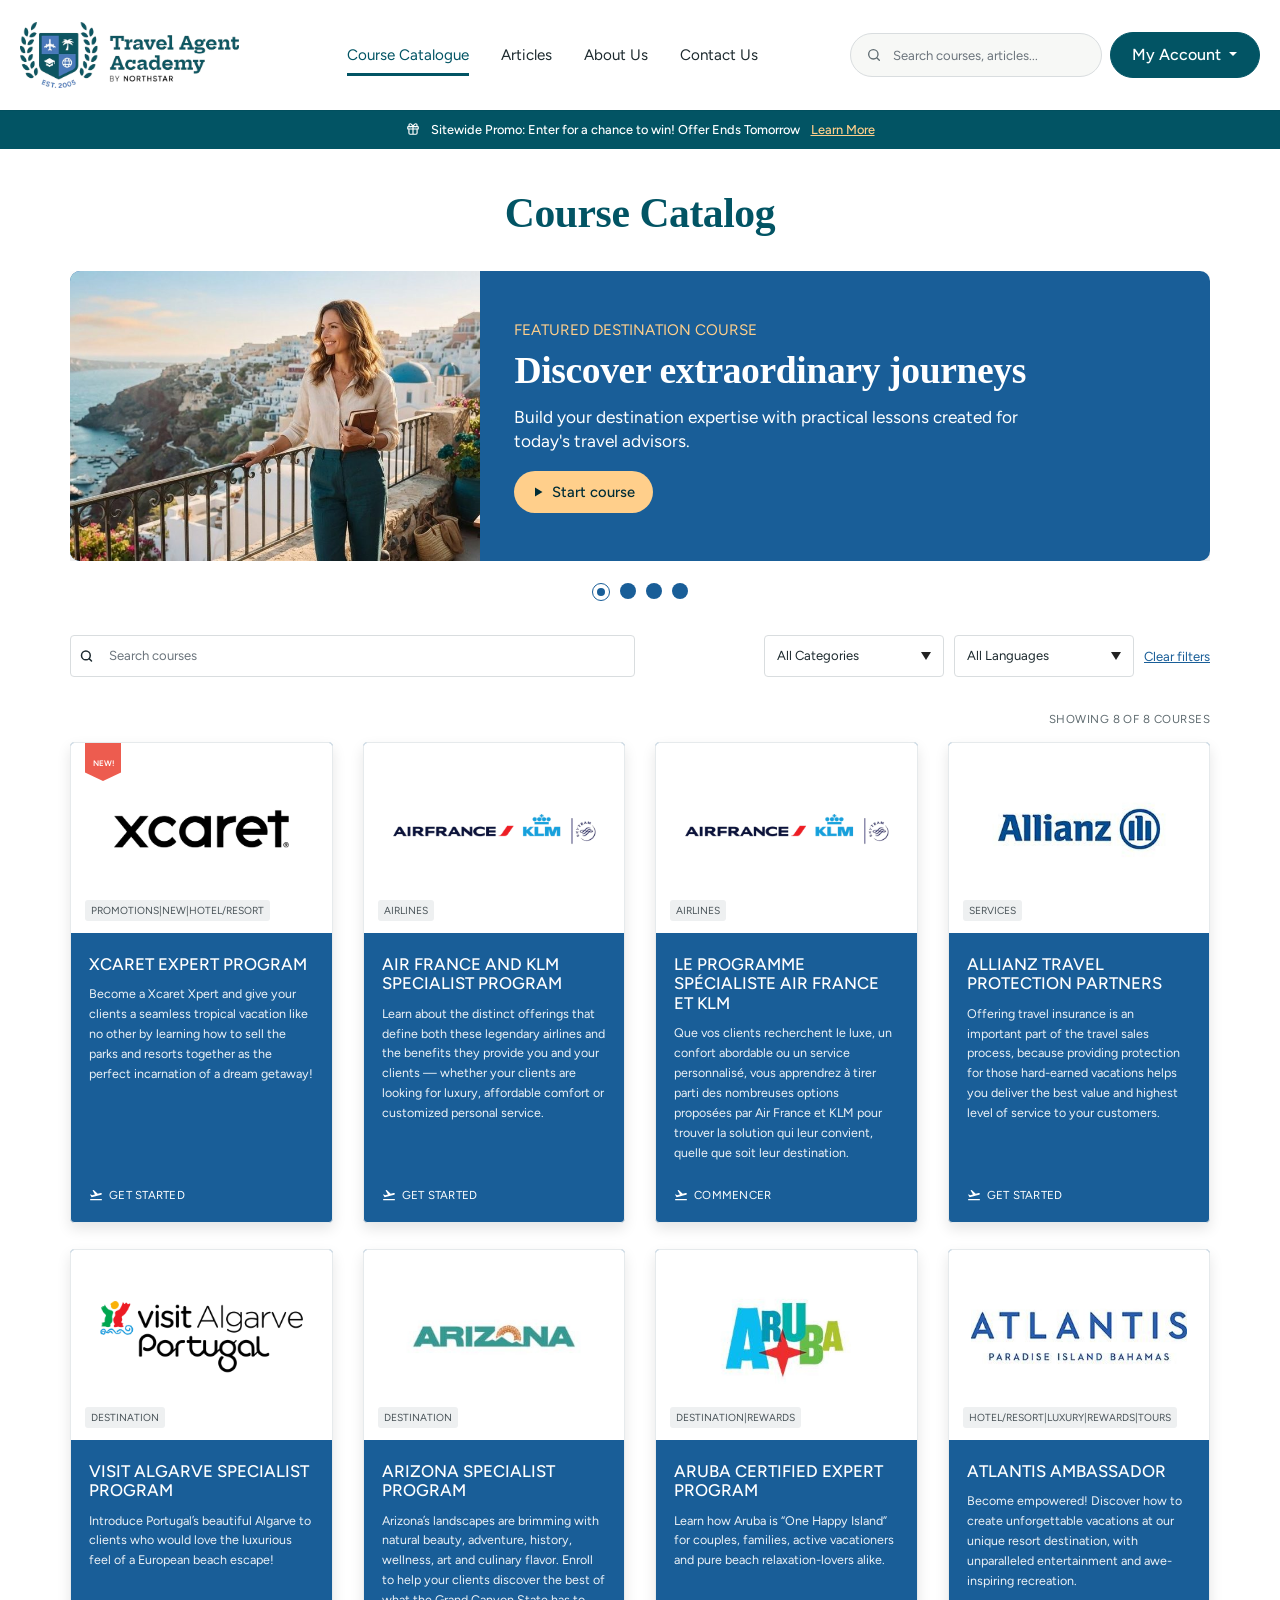
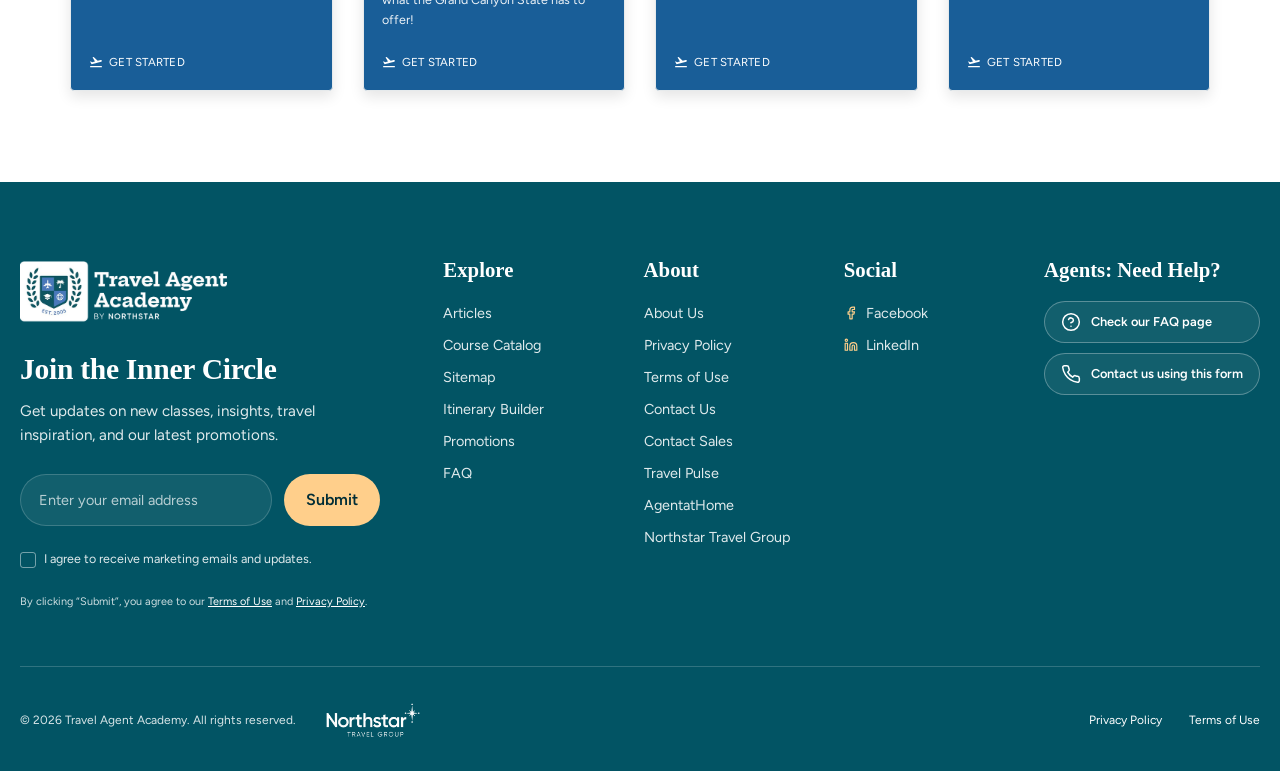
<file: course-catalog.html>
<!DOCTYPE html>
<html lang="en">

<head>
  <meta charset="utf-8">
  <meta name="viewport" content="width=device-width, initial-scale=1, shrink-to-fit=no">
  <title>Course Catalog | Travel Agent Academy</title>
  <meta name="description"
    content="Travel Agent Academy by Northstar: award-winning destination, supplier and specialist courses for travel advisors.">
  <link rel="icon" href="images/favicon.ico" type="image/png">
  <!-- Fonts -->
  <link rel="preconnect" href="https://fonts.googleapis.com">
  <link rel="preconnect" href="https://fonts.gstatic.com" crossorigin>
  <link
    href="https://fonts.googleapis.com/css2?family=Figtree:wght@400;500;600;700&family=Hepta+Slab:wght@1..900&display=swap"
    rel="stylesheet">

  <!-- Bootstrap 4.6.2 -->
  <link rel="stylesheet" href="https://cdn.jsdelivr.net/npm/bootstrap@4.6.2/dist/css/bootstrap.min.css">

  <!-- Site styles -->
  <link rel="stylesheet" href="css/styles.css">
</head>

<body>

  <a class="sr-only sr-only-focusable" href="#main">Skip to main content</a>
  <!-- ============ HEADER ============ -->
  <header class="site-header">
    <div class="container-wide">
      <nav class="navbar navbar-expand-lg navbar-light px-0">
        <a class="navbar-brand py-0" href="index.html">
          <img src="images/logo.png" alt="Travel Agent Academy by Northstar">
        </a>
  
        <button class="navbar-toggler" type="button" data-toggle="collapse" data-target="#mainNav" aria-controls="mainNav"
          aria-expanded="false" aria-label="Toggle navigation">
          <span class="navbar-toggler-icon"></span>
        </button>
  
        <div class="collapse navbar-collapse" id="mainNav">
          <ul class="navbar-nav mx-lg-auto">
            <li class="nav-item">
              <a class="nav-link active" href="course-catalog.html">Course Catalogue</a>
            </li>
            <li class="nav-item"><a class="nav-link" href="#">Articles</a></li>
            <li class="nav-item"><a class="nav-link" href="#">About Us</a></li>
            <li class="nav-item"><a class="nav-link" href="#">Contact Us</a></li>
          </ul>
  
          <div class="header-actions d-flex align-items-center">
            <form class="header-search" role="search" action="#">
              <svg width="16" height="16" viewBox="0 0 24 24" fill="none" stroke="currentColor" stroke-width="2"
                stroke-linecap="round" aria-hidden="true">
                <circle cx="11" cy="11" r="7" />
                <path d="m20 20-3.5-3.5" />
              </svg>
              <label for="siteSearch" class="sr-only">Search</label>
              <input id="siteSearch" class="form-control" type="search" placeholder="Search courses, articles...">
            </form>
  
            <!-- User Account Dropdown -->
            <div class="dropdown user-account-dropdown ml-2">
              <button class="btn btn-pill btn-taa-solid dropdown-toggle" type="button" id="userAccountDropdown"
                data-toggle="dropdown" aria-haspopup="true" aria-expanded="false">
                My Account
              </button>
  
              <div class="dropdown-menu dropdown-menu-right" aria-labelledby="userAccountDropdown">
  
                <!-- User Profile -->
                <a class="dropdown-item user-profile-item" href="profile.html">
                  <span class="user-avatar">JD</span>
                  <span class="user-profile-info">
                    <strong>John David</strong>
                    <small>View Account</small>
                  </span>
                </a>
  
                <div class="dropdown-divider"></div>
  
                <!-- My Account -->
                <!-- <a class="dropdown-item" href="my-account.html">
                  <i class="fas fa-user-circle mr-2"></i>
                  My Account
                </a> -->
  
                <!-- Logout -->
                <a class="dropdown-item logout-item" href="logout.html">
                  <i class="fas fa-sign-out-alt mr-2"></i>
                  Logout
                </a>
  
              </div>
            </div>
          </div>
        </div>
      </nav>
    </div>
  </header>

  
  <!-- ============ PROMO BAR ============ -->
  <div class="promo-bar">
    <svg width="14" height="14" viewBox="0 0 24 24" fill="none" stroke="currentColor" stroke-width="2"
      stroke-linecap="round" stroke-linejoin="round" aria-hidden="true">
      <rect x="3" y="8" width="18" height="4" rx="1" />
      <path
        d="M12 8v13M19 12v7a2 2 0 0 1-2 2H7a2 2 0 0 1-2-2v-7M7.5 8a2.5 2.5 0 0 1 0-5C10 3 12 8 12 8s2-5 4.5-5a2.5 2.5 0 0 1 0 5" />
    </svg>
    Sitewide Promo: Enter for a chance to win! Offer Ends Tomorrow
    <a href="#">Learn More</a>
  </div>
  <main id="main">



    <!-- ============ COURSE CATALOG ============ -->
    <section id="catalog" class="catalog-section">
      <div class="container-wide">
        <div class="catalog-inner">
          <h2 class="section-title font-display text-center">Course Catalog</h2>


          <div id="featuredCarousel" class="carousel slide featured-carousel" data-interval="false">
            <div class="carousel-inner">
              <div class="carousel-item active">
                <div class="featured-card">
                  <div class="featured-card-img" style="background-image:url('images/featured-course.jpg');" role="img"
                    aria-label="Travel advisor holding a notebook on a balcony in Santorini"></div>
                  <div class="featured-card-body">
                    <div class="featured-eyebrow">Featured destination course</div>
                    <h3 class="font-display">Discover extraordinary journeys</h3>
                    <p>Build your destination expertise with practical lessons created for today's travel advisors.</p>
                    <a href="#" class="btn btn-pill btn-peach"><svg width="12" height="12" viewBox="0 0 24 24"
                        fill="currentColor" aria-hidden="true">
                        <path d="M6 3v18l15-9z" />
                      </svg> Start course</a>
                  </div>
                </div>
              </div>
              <div class="carousel-item">
                <div class="featured-card">
                  <div class="featured-card-img" style="background-image:url('images/sponsors-kayak.jpg');" role="img"
                    aria-label="Kayakers exploring a sea cove"></div>
                  <div class="featured-card-body">
                    <div class="featured-eyebrow">Featured destination course</div>
                    <h3 class="font-display">Discover extraordinary journeys</h3>
                    <p>Build your destination expertise with practical lessons created for today's travel advisors.</p>
                    <a href="#" class="btn btn-pill btn-peach"><svg width="12" height="12" viewBox="0 0 24 24"
                        fill="currentColor" aria-hidden="true">
                        <path d="M6 3v18l15-9z" />
                      </svg> Start course</a>
                  </div>
                </div>
              </div>
              <div class="carousel-item">
                <div class="featured-card">
                  <div class="featured-card-img" style="background-image:url('images/hero.jpg');" role="img"
                    aria-label="Plane wing over a tropical atoll"></div>
                  <div class="featured-card-body">
                    <div class="featured-eyebrow">Featured destination course</div>
                    <h3 class="font-display">Discover extraordinary journeys</h3>
                    <p>Build your destination expertise with practical lessons created for today's travel advisors.</p>
                    <a href="#" class="btn btn-pill btn-peach"><svg width="12" height="12" viewBox="0 0 24 24"
                        fill="currentColor" aria-hidden="true">
                        <path d="M6 3v18l15-9z" />
                      </svg> Start course</a>
                  </div>
                </div>
              </div>
              <div class="carousel-item">
                <div class="featured-card">
                  <div class="featured-card-img" style="background-image:url('images/featured-course.jpg');" role="img"
                    aria-label="Travel advisor in Santorini"></div>
                  <div class="featured-card-body">
                    <div class="featured-eyebrow">Featured destination course</div>
                    <h3 class="font-display">Discover extraordinary journeys</h3>
                    <p>Build your destination expertise with practical lessons created for today's travel advisors.</p>
                    <a href="#" class="btn btn-pill btn-peach"><svg width="12" height="12" viewBox="0 0 24 24"
                        fill="currentColor" aria-hidden="true">
                        <path d="M6 3v18l15-9z" />
                      </svg> Start course</a>
                  </div>
                </div>
              </div>
            </div>
            <ol class="carousel-indicators dots-ring">
              <li data-target="#featuredCarousel" data-slide-to="0" class="active" aria-label="Featured course 1"></li>
              <li data-target="#featuredCarousel" data-slide-to="1" aria-label="Featured course 2"></li>
              <li data-target="#featuredCarousel" data-slide-to="2" aria-label="Featured course 3"></li>
              <li data-target="#featuredCarousel" data-slide-to="3" aria-label="Featured course 4"></li>
            </ol>
          </div>


          <form class="course-filters form-row align-items-center" action="#" role="search" aria-controls="courseList">
            <div class="col-md-6 search-wrap">
              <svg width="15" height="15" viewBox="0 0 24 24" fill="none" stroke="currentColor" stroke-width="2.4"
                stroke-linecap="round" aria-hidden="true">
                <circle cx="11" cy="11" r="7" />
                <path d="m20 20-3.5-3.5" />
              </svg>
              <label for="courseSearch" class="sr-only">Search courses</label>
              <input id="courseSearch" type="search" class="form-control" placeholder="Search courses"
                autocomplete="off">
            </div>
            <div class="col-6 col-md-2 ml-md-auto filter-col">
              <label for="categoryFilter" class="sr-only">Category</label>
              <select id="categoryFilter" class="custom-select">
                <option value="">All Categories</option>
              </select>
            </div>
            <div class="col-6 col-md-2 filter-col">
              <label for="languageFilter" class="sr-only">Language</label>
              <select id="languageFilter" class="custom-select">
                <option value="">All Languages</option>
              </select>
            </div>
            <div class="col-auto">
              <a href="#" class="clear-filters" id="clearFilters">Clear filters</a>
            </div>
          </form>

          <p class="results-count" id="courseCount" aria-live="polite" aria-atomic="true"></p>


          <div id="courseList" class="course-list" data-src="data/courses.json" data-page-size="8" aria-busy="true">
            <div class="row course-grid">

              <div class="col-sm-6 col-lg-3 course-col">
                <div class="course-card is-skeleton" aria-hidden="true"></div>
              </div>
              <div class="col-sm-6 col-lg-3 course-col">
                <div class="course-card is-skeleton" aria-hidden="true"></div>
              </div>
              <div class="col-sm-6 col-lg-3 course-col">
                <div class="course-card is-skeleton" aria-hidden="true"></div>
              </div>
              <div class="col-sm-6 col-lg-3 course-col">
                <div class="course-card is-skeleton" aria-hidden="true"></div>
              </div>
            </div>

            <div id="courseEmpty" class="course-empty d-none" role="status">
              <p class="mb-2">No courses match your filters.</p>
              <a href="#" data-clear>Clear filters</a>
            </div>

            <!-- Spinner shown while the next batch loads -->
            <div id="courseLoading" class="course-loading d-none" role="status">
              <span class="spinner-border" aria-hidden="true"></span>
              <span class="sr-only">Loading more courses…</span>
            </div>

            <div id="courseSentinel" class="course-sentinel" aria-hidden="true"></div>
          </div>
        </div>
      </div>
    </section>

  </main>

  <!-- ============ FOOTER ============ -->
  <footer class="site-footer">
    <div class="container-wide">
      <div class="row">
        <div class="col-lg-4 pr-lg-5">
          <img class="footer-logo" src="images/logo-footer.png" alt="Travel Agent Academy by Northstar">
          <h2 class="font-display">Join the Inner Circle</h2>
          <p class="footer-lead">Get updates on new classes, insights, travel inspiration, and our latest promotions.
          </p>

          <form class="newsletter-form" action="#" onsubmit="return false;">
            <div class="d-flex">
              <label for="newsletterEmail" class="sr-only">Email address</label>
              <input id="newsletterEmail" type="email" class="form-control" placeholder="Enter your email address"
                required>
              <button type="submit" class="btn btn-pill btn-peach">Submit</button>
            </div>
            <div class="custom-control custom-checkbox">
              <input type="checkbox" class="custom-control-input" id="marketingConsent">
              <label class="custom-control-label" for="marketingConsent">I agree to receive marketing emails and
                updates.</label>
            </div>
            <p class="legal-note">By clicking “Submit”, you agree to our <a href="#">Terms of Use</a> and <a
                href="#">Privacy Policy</a>.</p>
          </form>
        </div>

        <div class="col-6 col-md-3 col-lg footer-col">
          <h3>Explore</h3>
          <ul class="footer-links">
            <li><a href="#">Articles</a></li>
            <li><a href="#catalog">Course Catalog</a></li>
            <li><a href="#">Sitemap</a></li>
            <li><a href="#">Itinerary Builder</a></li>
            <li><a href="#">Promotions</a></li>
            <li><a href="#">FAQ</a></li>
          </ul>
        </div>

        <div class="col-6 col-md-3 col-lg footer-col">
          <h3>About</h3>
          <ul class="footer-links">
            <li><a href="#">About Us</a></li>
            <li><a href="#">Privacy Policy</a></li>
            <li><a href="#">Terms of Use</a></li>
            <li><a href="#">Contact Us</a></li>
            <li><a href="#">Contact Sales</a></li>
            <li><a href="#">Travel Pulse</a></li>
            <li><a href="#">AgentatHome</a></li>
            <li><a href="#">Northstar Travel Group</a></li>
          </ul>
        </div>

        <div class="col-6 col-md-3 col-lg footer-col">
          <h3>Social</h3>
          <ul class="footer-links">
            <li><a href="#"><svg width="14" height="14" viewBox="0 0 24 24" fill="none" stroke="currentColor"
                  stroke-width="2" stroke-linecap="round" stroke-linejoin="round" aria-hidden="true">
                  <path d="M18 2h-3a5 5 0 0 0-5 5v3H7v4h3v8h4v-8h3l1-4h-4V7a1 1 0 0 1 1-1h3z" />
                </svg>Facebook</a></li>
            <li><a href="#"><svg width="14" height="14" viewBox="0 0 24 24" fill="none" stroke="currentColor"
                  stroke-width="2" stroke-linecap="round" stroke-linejoin="round" aria-hidden="true">
                  <path d="M16 8a6 6 0 0 1 6 6v7h-4v-7a2 2 0 0 0-4 0v7h-4v-7a6 6 0 0 1 6-6zM2 9h4v12H2z" />
                  <circle cx="4" cy="4" r="2" />
                </svg>LinkedIn</a></li>
          </ul>
        </div>

        <div class="col-12 col-md-3 col-lg-auto footer-col">
          <h3>Agents: Need&nbsp;Help?</h3>
          <a href="#" class="help-btn">
            <svg width="20" height="20" viewBox="0 0 24 24" fill="none" stroke="currentColor" stroke-width="1.8"
              stroke-linecap="round" stroke-linejoin="round" aria-hidden="true">
              <circle cx="12" cy="12" r="10" />
              <path d="M9.1 9a3 3 0 0 1 5.8 1c0 2-3 3-3 3M12 17h.01" />
            </svg>
            Check our FAQ page
          </a>
          <a href="#" class="help-btn">
            <svg width="20" height="20" viewBox="0 0 24 24" fill="none" stroke="currentColor" stroke-width="1.8"
              stroke-linecap="round" stroke-linejoin="round" aria-hidden="true">
              <path
                d="M22 16.9v3a2 2 0 0 1-2.2 2 19.8 19.8 0 0 1-8.6-3.1 19.5 19.5 0 0 1-6-6A19.8 19.8 0 0 1 2.1 4.2 2 2 0 0 1 4.1 2h3a2 2 0 0 1 2 1.7c.1.9.4 1.8.7 2.7a2 2 0 0 1-.5 2.1L8 9.8a16 16 0 0 0 6 6l1.3-1.3a2 2 0 0 1 2.1-.4c.9.3 1.8.6 2.7.7a2 2 0 0 1 1.7 2z" />
            </svg>
            Contact us using this form
          </a>
        </div>
      </div>

      <div class="footer-bottom d-md-flex align-items-center justify-content-between">
        <div class="d-md-flex align-items-center">
          <span>&copy; 2026 Travel Agent Academy. All rights reserved.</span>
          <img src="images/northstar.png" alt="Northstar Travel Group" loading="lazy">
        </div>
        <div class="mt-3 mt-md-0">
          <a href="#">Privacy Policy</a>
          <a href="#">Terms of Use</a>
        </div>
      </div>
    </div>
  </footer>


  <script src="https://cdn.jsdelivr.net/npm/jquery@3.5.1/dist/jquery.min.js"></script>
  <script src="https://cdn.jsdelivr.net/npm/bootstrap@4.6.2/dist/js/bootstrap.bundle.min.js"></script>
  <script src="js/courses.js"></script>
  <script src="js/custom.js"></script>
</body>

</html>
</file>
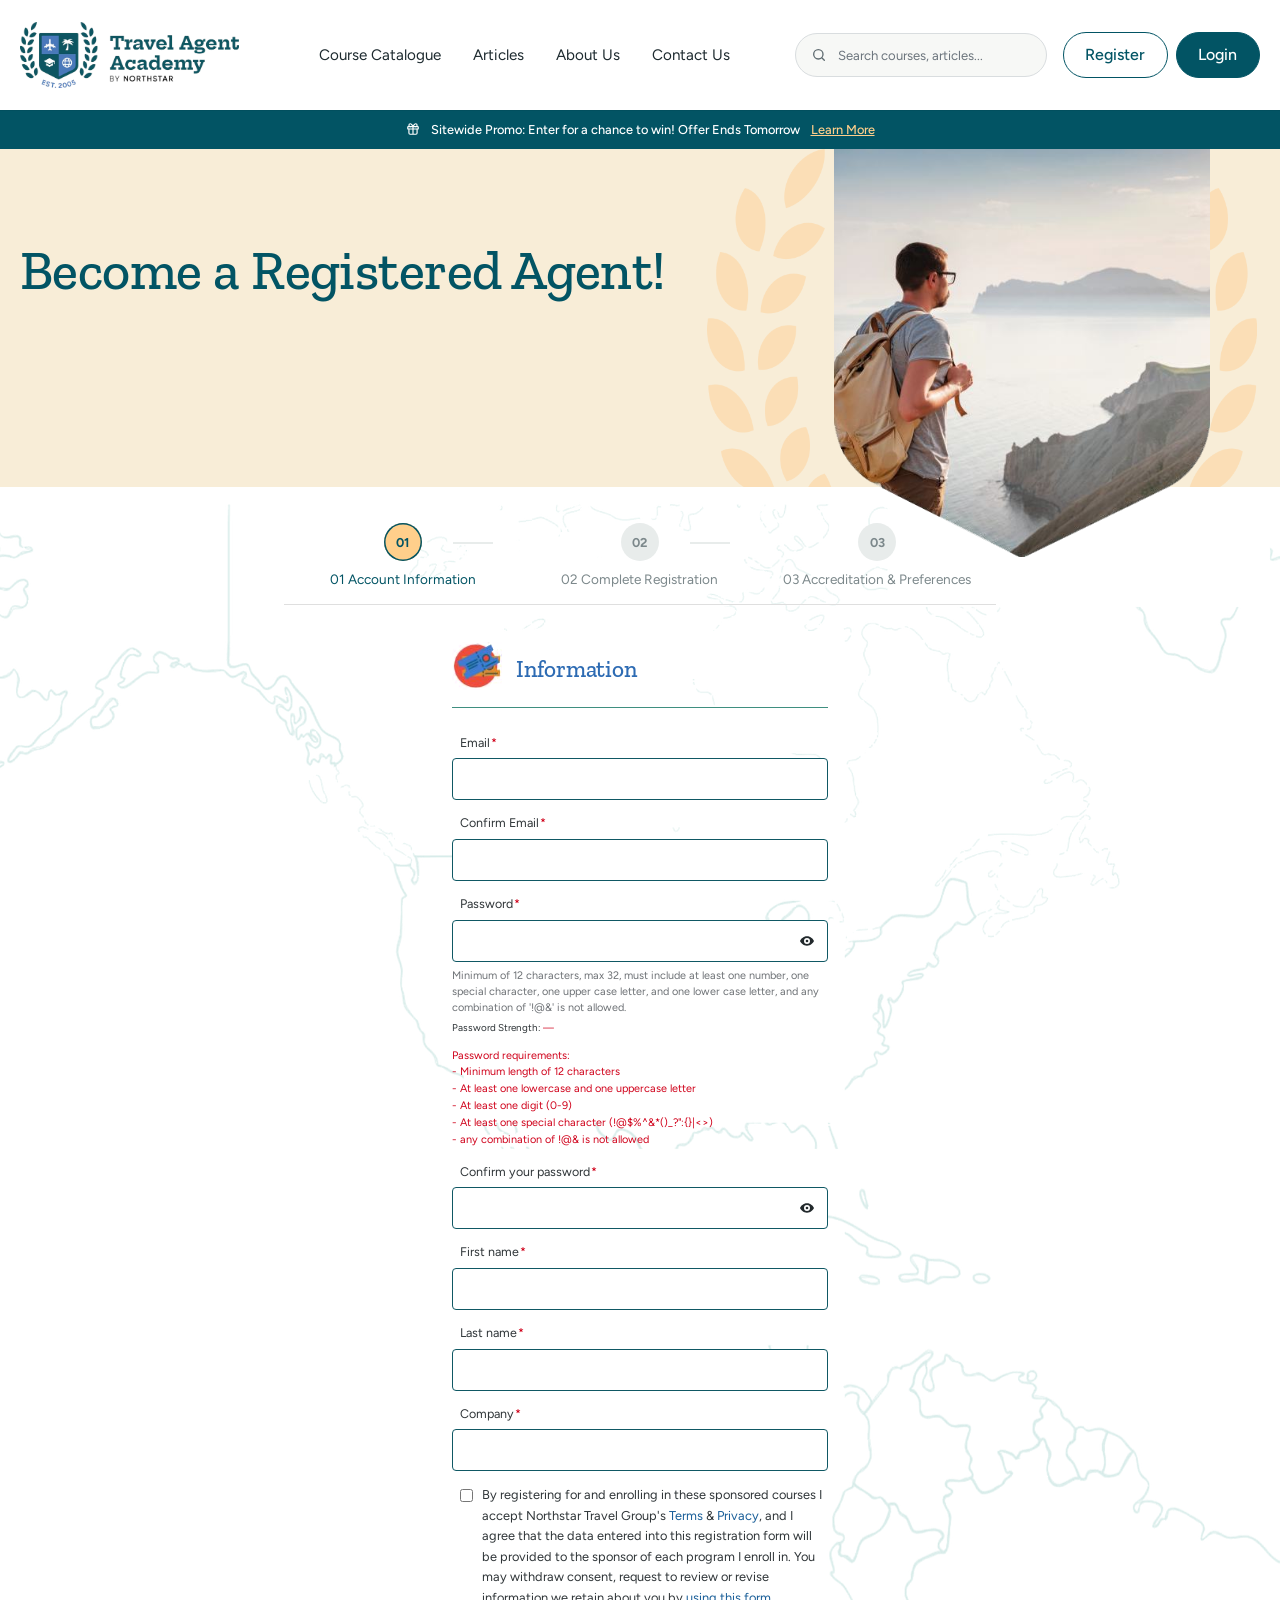
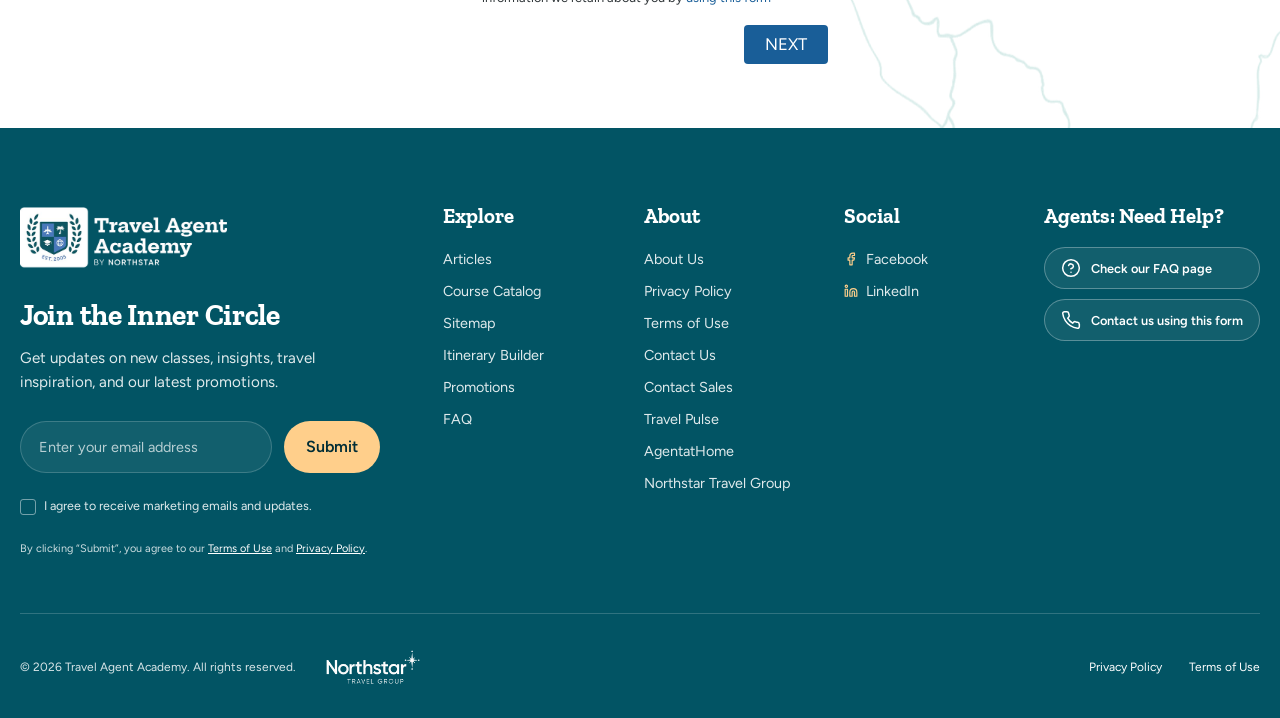
<file: register.html>
<!DOCTYPE html>
<html lang="en">
<head>
  <meta charset="utf-8">
  <meta name="viewport" content="width=device-width, initial-scale=1, shrink-to-fit=no">
  <title>Registeration | Travel Agent Academy</title>
  <meta name="description" content="Register for a free Travel Agent Academy account to enroll in destination, supplier and specialist courses for travel advisors.">

  <!-- Fonts -->
  <link rel="preconnect" href="https://fonts.googleapis.com">
  <link rel="preconnect" href="https://fonts.gstatic.com" crossorigin>
  <link href="https://fonts.googleapis.com/css2?family=Figtree:wght@400;500;600;700&family=Zilla+Slab:wght@500;600;700&display=swap" rel="stylesheet">

  <!-- Bootstrap 4.6.2 -->
  <link rel="stylesheet" href="https://cdn.jsdelivr.net/npm/bootstrap@4.6.2/dist/css/bootstrap.min.css" integrity="sha384-xOolHFLEh07PJGoPkLv1IbcEPTNtaed2xpHsD9ESMhqIYd0nLMwNLD69Npy4HI+N" crossorigin="anonymous">

  <!-- Site styles -->
  <link rel="stylesheet" href="css/styles.css">
</head>
<body>

  <a class="sr-only sr-only-focusable" href="#main">Skip to main content</a>

  <!-- ============ HEADER ============ -->
  <header class="site-header">
    <div class="container-wide">
      <nav class="navbar navbar-expand-lg navbar-light px-0">
        <a class="navbar-brand py-0" href="index.html">
          <img src="images/logo.png" alt="Travel Agent Academy by Northstar">
        </a>

        <button class="navbar-toggler" type="button" data-toggle="collapse" data-target="#mainNav" aria-controls="mainNav" aria-expanded="false" aria-label="Toggle navigation">
          <span class="navbar-toggler-icon"></span>
        </button>

        <div class="collapse navbar-collapse" id="mainNav">
          <ul class="navbar-nav mx-lg-auto">
            <li class="nav-item"><a class="nav-link" href="index.html#catalog">Course Catalogue</a></li>
            <li class="nav-item"><a class="nav-link" href="#">Articles</a></li>
            <li class="nav-item"><a class="nav-link" href="#">About Us</a></li>
            <li class="nav-item"><a class="nav-link" href="#">Contact Us</a></li>
          </ul>

          <div class="header-actions d-flex align-items-center">
            <form class="header-search" role="search" action="#">
              <svg width="16" height="16" viewBox="0 0 24 24" fill="none" stroke="currentColor" stroke-width="2" stroke-linecap="round" aria-hidden="true"><circle cx="11" cy="11" r="7"/><path d="m20 20-3.5-3.5"/></svg>
              <label for="siteSearch" class="sr-only">Search</label>
              <input id="siteSearch" class="form-control" type="search" placeholder="Search courses, articles...">
            </form>
            <a href="register.html" class="btn btn-pill btn-taa-outline ml-3">Register</a>
            <a href="#" class="btn btn-pill btn-taa-solid ml-2">Login</a>
          </div>
        </div>
      </nav>
    </div>
  </header>

  <!-- ============ PROMO BAR ============ -->
  <div class="promo-bar">
    <svg width="14" height="14" viewBox="0 0 24 24" fill="none" stroke="currentColor" stroke-width="2" stroke-linecap="round" stroke-linejoin="round" aria-hidden="true"><rect x="3" y="8" width="18" height="4" rx="1"/><path d="M12 8v13M19 12v7a2 2 0 0 1-2 2H7a2 2 0 0 1-2-2v-7M7.5 8a2.5 2.5 0 0 1 0-5C10 3 12 8 12 8s2-5 4.5-5a2.5 2.5 0 0 1 0 5"/></svg>
    Sitewide Promo: Enter for a chance to win! Offer Ends Tomorrow
    <a href="#">Learn More</a>
  </div>

  <main id="main">
    <!-- ======================================================
         REGISTRATION PAGE CONTENT
         (header and footer are the shared ones from index.html)
         The 3 steps are handled by js/register.js.
         ====================================================== -->

    <!-- ============ HERO ============ -->
    <section class="register-hero">
      <div class="container-wide register-hero-inner">
        <h1 class="register-title font-display">Become a Registered Agent!</h1>
        <div class="register-hero-media">
          <img class="register-hero-photo" src="images/register/register-hero-traveler.png" alt="" width="476" height="559">
        </div>
      </div>
    </section>

    <!-- ============ REGISTRATION FORM ============ -->
    <section class="register-body">
      <div class="register-wrap">

        <!-- Progress steps -->
        <ol class="register-steps" id="registerSteps" aria-label="Registration progress">
          <li class="register-step is-current" data-step="1">
            <button type="button" class="register-step-btn" disabled aria-current="step">
              <span class="register-step-num" aria-hidden="true">01</span>
              <span class="register-step-label" data-done-label="01 Account Created">01 Account Information</span>
            </button>
          </li>
          <li class="register-step" data-step="2">
            <button type="button" class="register-step-btn" disabled>
              <span class="register-step-num" aria-hidden="true">02</span>
              <span class="register-step-label">02 Complete Registration</span>
            </button>
          </li>
          <li class="register-step" data-step="3">
            <button type="button" class="register-step-btn" disabled>
              <span class="register-step-num" aria-hidden="true">03</span>
              <span class="register-step-label">03 Accreditation &amp; Preferences</span>
            </button>
          </li>
        </ol>
        <p class="sr-only" id="registerStatus" aria-live="polite"></p>

        <!-- Set action to your registration endpoint; while it is "#" the page shows the thank-you message instead of submitting. -->
        <form id="registerForm" class="register-form" action="#" method="post" novalidate>

          <!-- ===== STEP 1: Account Information ===== -->
          <fieldset class="register-panel" data-step="1">
            <legend class="sr-only">Step 1 of 3: Account information</legend>

            <div class="register-section-head">
              <img src="images/register/register-icon-information.png" alt="" width="50" height="50">
              <h2 class="font-display">Information</h2>
            </div>

            <div class="form-group">
              <label class="register-label" for="regEmail">Email<span class="req" aria-hidden="true">*</span></label>
              <input class="form-control register-input" type="email" id="regEmail" name="email" autocomplete="email" required>
              <div class="invalid-feedback"></div>
            </div>

            <div class="form-group">
              <label class="register-label" for="regEmailConfirm">Confirm Email<span class="req" aria-hidden="true">*</span></label>
              <input class="form-control register-input" type="email" id="regEmailConfirm" name="email_confirm" autocomplete="email" required data-match="#regEmail" data-match-message="Email addresses do not match.">
              <div class="invalid-feedback"></div>
            </div>

            <div class="form-group">
              <label class="register-label" for="regPassword">Password<span class="req" aria-hidden="true">*</span></label>
              <div class="register-password">
                <input class="form-control register-input" type="password" id="regPassword" name="password" autocomplete="new-password" required maxlength="32" data-password aria-describedby="regPasswordHelp regPasswordStrength regPasswordRules">
                <button type="button" class="register-eye" data-toggle-password="#regPassword" aria-label="Show password" aria-pressed="false">
                  <svg width="16" height="16" viewBox="0 0 24 24" fill="currentColor" aria-hidden="true"><path d="M12 5C6.5 5 2.7 9.2 1.5 12c1.2 2.8 5 7 10.5 7s9.3-4.2 10.5-7C21.3 9.2 17.5 5 12 5zm0 11.5a4.5 4.5 0 1 1 0-9 4.5 4.5 0 0 1 0 9zm0-2.5a2 2 0 1 0 0-4 2 2 0 0 0 0 4z"/></svg>
                </button>
              </div>
              <div class="invalid-feedback"></div>
              <p class="register-help" id="regPasswordHelp">Minimum of 12 characters, max 32, must include at least one number, one special character, one upper case letter, and one lower case letter, and any combination of '!@&amp;' is not allowed.</p>
              <p class="register-strength" id="regPasswordStrength">Password Strength: <span data-strength>—</span></p>
              <div class="register-rules" id="regPasswordRules">
                <p class="mb-0">Password requirements:</p>
                <ul>
                  <li data-rule="length">Minimum length of 12 characters</li>
                  <li data-rule="case">At least one lowercase and one uppercase letter</li>
                  <li data-rule="digit">At least one digit (0-9)</li>
                  <li data-rule="special">At least one special character (!@$%^&amp;*()_?":{}|&lt;&gt;)</li>
                  <li data-rule="combo">any combination of !@&amp; is not allowed</li>
                </ul>
              </div>
            </div>

            <div class="form-group">
              <label class="register-label" for="regPasswordConfirm">Confirm your password<span class="req" aria-hidden="true">*</span></label>
              <div class="register-password">
                <input class="form-control register-input" type="password" id="regPasswordConfirm" name="password_confirm" autocomplete="new-password" required maxlength="32" data-match="#regPassword" data-match-message="Passwords do not match.">
                <button type="button" class="register-eye" data-toggle-password="#regPasswordConfirm" aria-label="Show password" aria-pressed="false">
                  <svg width="16" height="16" viewBox="0 0 24 24" fill="currentColor" aria-hidden="true"><path d="M12 5C6.5 5 2.7 9.2 1.5 12c1.2 2.8 5 7 10.5 7s9.3-4.2 10.5-7C21.3 9.2 17.5 5 12 5zm0 11.5a4.5 4.5 0 1 1 0-9 4.5 4.5 0 0 1 0 9zm0-2.5a2 2 0 1 0 0-4 2 2 0 0 0 0 4z"/></svg>
                </button>
              </div>
              <div class="invalid-feedback"></div>
            </div>

            <div class="form-group">
              <label class="register-label" for="regFirstName">First name<span class="req" aria-hidden="true">*</span></label>
              <input class="form-control register-input" type="text" id="regFirstName" name="first_name" autocomplete="given-name" required>
              <div class="invalid-feedback"></div>
            </div>

            <div class="form-group">
              <label class="register-label" for="regLastName">Last name<span class="req" aria-hidden="true">*</span></label>
              <input class="form-control register-input" type="text" id="regLastName" name="last_name" autocomplete="family-name" required>
              <div class="invalid-feedback"></div>
            </div>

            <div class="form-group">
              <label class="register-label" for="regCompany">Company<span class="req" aria-hidden="true">*</span></label>
              <input class="form-control register-input" type="text" id="regCompany" name="company" autocomplete="organization" required>
              <div class="invalid-feedback"></div>
            </div>

            <div class="form-group register-check">
              <div class="form-check">
                <input class="form-check-input" type="checkbox" id="regTerms" name="terms" value="1" required data-required-message="Please accept the terms to continue.">
                <label class="form-check-label" for="regTerms">By registering for and enrolling in these sponsored courses I accept Northstar Travel Group's <a href="#">Terms</a> &amp; <a href="#">Privacy</a>, and I agree that the data entered into this registration form will be provided to the sponsor of each program I enroll in. You may withdraw consent, request to review or revise information we retain about you by <a href="#">using this form</a></label>
                <div class="invalid-feedback"></div>
              </div>
            </div>

            <div class="register-actions">
              <button type="button" class="btn btn-register" data-next>Next</button>
            </div>
          </fieldset>

          <!-- ===== STEP 2: Complete Registration ===== -->
          <fieldset class="register-panel d-none" data-step="2">
            <legend class="sr-only">Step 2 of 3: Complete registration</legend>

            <div class="register-section-head">
              <img src="images/register/register-icon-mailing.png" alt="" width="50" height="50">
              <h2 class="font-display">Mailing Address</h2>
            </div>

            <div class="form-group">
              <label class="register-label" for="regStreet1">Street 1<span class="req" aria-hidden="true">*</span></label>
              <input class="form-control register-input" type="text" id="regStreet1" name="street1" autocomplete="address-line1" required>
              <div class="invalid-feedback"></div>
            </div>

            <div class="form-group">
              <label class="register-label" for="regStreet2">Street 2</label>
              <input class="form-control register-input" type="text" id="regStreet2" name="street2" autocomplete="address-line2">
            </div>

            <div class="form-group">
              <label class="register-label" for="regCity">City/Town<span class="req" aria-hidden="true">*</span></label>
              <input class="form-control register-input" type="text" id="regCity" name="city" autocomplete="address-level2" required>
              <div class="invalid-feedback"></div>
            </div>

            <div class="form-group">
              <label class="register-label" for="regCountry">Country<span class="req" aria-hidden="true">*</span></label>
              <select class="custom-select register-select" id="regCountry" name="country" autocomplete="country-name" required>
                <option value="">-- Please select --</option>
                <option>United States</option>
                <option>Canada</option>
                <option disabled>──────────</option>
                <option>Afghanistan</option>
                <option>Albania</option>
                <option>Algeria</option>
                <option>Andorra</option>
                <option>Angola</option>
                <option>Antigua and Barbuda</option>
                <option>Argentina</option>
                <option>Armenia</option>
                <option>Aruba</option>
                <option>Australia</option>
                <option>Austria</option>
                <option>Azerbaijan</option>
                <option>Bahamas</option>
                <option>Bahrain</option>
                <option>Bangladesh</option>
                <option>Barbados</option>
                <option>Belarus</option>
                <option>Belgium</option>
                <option>Belize</option>
                <option>Benin</option>
                <option>Bermuda</option>
                <option>Bhutan</option>
                <option>Bolivia</option>
                <option>Bonaire, Sint Eustatius and Saba</option>
                <option>Bosnia and Herzegovina</option>
                <option>Botswana</option>
                <option>Brazil</option>
                <option>British Virgin Islands</option>
                <option>Brunei</option>
                <option>Bulgaria</option>
                <option>Burkina Faso</option>
                <option>Burundi</option>
                <option>Cabo Verde</option>
                <option>Cambodia</option>
                <option>Cameroon</option>
                <option>Cayman Islands</option>
                <option>Central African Republic</option>
                <option>Chad</option>
                <option>Chile</option>
                <option>China</option>
                <option>Colombia</option>
                <option>Comoros</option>
                <option>Congo</option>
                <option>Congo (Democratic Republic)</option>
                <option>Costa Rica</option>
                <option>Côte d’Ivoire</option>
                <option>Croatia</option>
                <option>Cuba</option>
                <option>Curaçao</option>
                <option>Cyprus</option>
                <option>Czechia</option>
                <option>Denmark</option>
                <option>Djibouti</option>
                <option>Dominica</option>
                <option>Dominican Republic</option>
                <option>Ecuador</option>
                <option>Egypt</option>
                <option>El Salvador</option>
                <option>Equatorial Guinea</option>
                <option>Eritrea</option>
                <option>Estonia</option>
                <option>Eswatini</option>
                <option>Ethiopia</option>
                <option>Fiji</option>
                <option>Finland</option>
                <option>France</option>
                <option>French Polynesia</option>
                <option>Gabon</option>
                <option>Gambia</option>
                <option>Georgia</option>
                <option>Germany</option>
                <option>Ghana</option>
                <option>Greece</option>
                <option>Grenada</option>
                <option>Guadeloupe</option>
                <option>Guam</option>
                <option>Guatemala</option>
                <option>Guinea</option>
                <option>Guinea-Bissau</option>
                <option>Guyana</option>
                <option>Haiti</option>
                <option>Honduras</option>
                <option>Hong Kong</option>
                <option>Hungary</option>
                <option>Iceland</option>
                <option>India</option>
                <option>Indonesia</option>
                <option>Iran</option>
                <option>Iraq</option>
                <option>Ireland</option>
                <option>Israel</option>
                <option>Italy</option>
                <option>Jamaica</option>
                <option>Japan</option>
                <option>Jordan</option>
                <option>Kazakhstan</option>
                <option>Kenya</option>
                <option>Kiribati</option>
                <option>Kosovo</option>
                <option>Kuwait</option>
                <option>Kyrgyzstan</option>
                <option>Laos</option>
                <option>Latvia</option>
                <option>Lebanon</option>
                <option>Lesotho</option>
                <option>Liberia</option>
                <option>Libya</option>
                <option>Liechtenstein</option>
                <option>Lithuania</option>
                <option>Luxembourg</option>
                <option>Macao</option>
                <option>Madagascar</option>
                <option>Malawi</option>
                <option>Malaysia</option>
                <option>Maldives</option>
                <option>Mali</option>
                <option>Malta</option>
                <option>Marshall Islands</option>
                <option>Martinique</option>
                <option>Mauritania</option>
                <option>Mauritius</option>
                <option>Mexico</option>
                <option>Micronesia</option>
                <option>Moldova</option>
                <option>Monaco</option>
                <option>Mongolia</option>
                <option>Montenegro</option>
                <option>Morocco</option>
                <option>Mozambique</option>
                <option>Myanmar</option>
                <option>Namibia</option>
                <option>Nauru</option>
                <option>Nepal</option>
                <option>Netherlands</option>
                <option>New Caledonia</option>
                <option>New Zealand</option>
                <option>Nicaragua</option>
                <option>Niger</option>
                <option>Nigeria</option>
                <option>North Korea</option>
                <option>North Macedonia</option>
                <option>Norway</option>
                <option>Oman</option>
                <option>Pakistan</option>
                <option>Palau</option>
                <option>Palestine</option>
                <option>Panama</option>
                <option>Papua New Guinea</option>
                <option>Paraguay</option>
                <option>Peru</option>
                <option>Philippines</option>
                <option>Poland</option>
                <option>Portugal</option>
                <option>Puerto Rico</option>
                <option>Qatar</option>
                <option>Réunion</option>
                <option>Romania</option>
                <option>Russia</option>
                <option>Rwanda</option>
                <option>Saint Kitts and Nevis</option>
                <option>Saint Lucia</option>
                <option>Saint Vincent and the Grenadines</option>
                <option>Samoa</option>
                <option>San Marino</option>
                <option>São Tomé and Príncipe</option>
                <option>Saudi Arabia</option>
                <option>Senegal</option>
                <option>Serbia</option>
                <option>Seychelles</option>
                <option>Sierra Leone</option>
                <option>Singapore</option>
                <option>Sint Maarten</option>
                <option>Slovakia</option>
                <option>Slovenia</option>
                <option>Solomon Islands</option>
                <option>Somalia</option>
                <option>South Africa</option>
                <option>South Korea</option>
                <option>South Sudan</option>
                <option>Spain</option>
                <option>Sri Lanka</option>
                <option>Sudan</option>
                <option>Suriname</option>
                <option>Sweden</option>
                <option>Switzerland</option>
                <option>Syria</option>
                <option>Taiwan</option>
                <option>Tajikistan</option>
                <option>Tanzania</option>
                <option>Thailand</option>
                <option>Timor-Leste</option>
                <option>Togo</option>
                <option>Tonga</option>
                <option>Trinidad and Tobago</option>
                <option>Tunisia</option>
                <option>Türkiye</option>
                <option>Turkmenistan</option>
                <option>Turks and Caicos Islands</option>
                <option>Tuvalu</option>
                <option>Uganda</option>
                <option>Ukraine</option>
                <option>United Arab Emirates</option>
                <option>United Kingdom</option>
                <option>Uruguay</option>
                <option>U.S. Virgin Islands</option>
                <option>Uzbekistan</option>
                <option>Vanuatu</option>
                <option>Vatican City</option>
                <option>Venezuela</option>
                <option>Vietnam</option>
                <option>Yemen</option>
                <option>Zambia</option>
                <option>Zimbabwe</option>
              </select>
              <div class="invalid-feedback"></div>
            </div>

            <div class="form-group">
              <label class="register-label" for="regState">State/Province<span class="req" aria-hidden="true">*</span></label>
              <input class="form-control register-input" type="text" id="regState" name="state" autocomplete="address-level1" required>
              <div class="invalid-feedback"></div>
            </div>

            <div class="form-group">
              <label class="register-label" for="regZip">Zip/Postal Code<span class="req" aria-hidden="true">*</span></label>
              <input class="form-control register-input" type="text" id="regZip" name="zip" autocomplete="postal-code" required>
              <div class="invalid-feedback"></div>
            </div>

            <div class="form-group">
              <label class="register-label" for="regPhone">Phone Number<span class="req" aria-hidden="true">*</span></label>
              <input class="form-control register-input" type="tel" id="regPhone" name="phone" autocomplete="tel" required>
              <div class="invalid-feedback"></div>
            </div>

            <div class="form-group">
              <label class="register-label" for="regFax">Fax Number</label>
              <input class="form-control register-input" type="tel" id="regFax" name="fax">
            </div>

            <div class="form-group">
              <label class="register-label" for="regWebsite">Website</label>
              <input class="form-control register-input" type="text" inputmode="url" id="regWebsite" name="website" autocomplete="url">
            </div>

            <div class="form-group">
              <label class="register-label" for="regRole">Which best describes you?<span class="req" aria-hidden="true">*</span></label>
              <!-- PLACEHOLDER OPTIONS: replace with your real list -->
              <select class="custom-select register-select" id="regRole" name="role" required>
                <option value="">-- Please select --</option>
                <option>Home-based travel advisor</option>
                <option>Agency-based travel advisor</option>
                <option>Agency owner / manager</option>
                <option>Independent contractor</option>
                <option>Other</option>
              </select>
              <div class="invalid-feedback"></div>
            </div>

            <div class="form-group">
              <label class="register-label" for="regSalesVolume">What is the approximate annual sales volume at your agency location or home-based business?<span class="req" aria-hidden="true">*</span></label>
              <!-- PLACEHOLDER OPTIONS: replace with your real list -->
              <select class="custom-select register-select" id="regSalesVolume" name="sales_volume" required>
                <option value="">-- Please select --</option>
                <option>Under $250,000</option>
                <option>$250,000 – $499,999</option>
                <option>$500,000 – $999,999</option>
                <option>$1 million – $4.9 million</option>
                <option>$5 million or more</option>
              </select>
              <div class="invalid-feedback"></div>
            </div>

            <div class="register-section-head register-section-head-plain">
              <img src="images/register/register-icon-accreditation.png" alt="" width="50" height="50">
              <h2 class="font-display">Accreditation Details</h2>
            </div>

            <p class="register-intro">Please indicate the accreditation details you or your agency uses when making bookings with suppliers.<span class="req" aria-hidden="true">*</span></p>

            <div class="register-group" id="regAccreditation" data-require-one="#regArc, #regClia, #regIata" data-require-one-message="Please provide at least one accreditation ID number.">
              <p class="register-group-title" id="regAccreditationTitle">Please provide at least one accreditation detail <span class="req" aria-hidden="true">*</span></p>
              <div class="invalid-feedback" id="regAccreditationError"></div>

              <div class="form-group">
                <label class="register-label" for="regArc">ARC ID Number</label>
                <input class="form-control register-input" type="text" id="regArc" name="arc_id" aria-describedby="regAccreditationTitle regAccreditationError">
              </div>
              <div class="form-group">
                <label class="register-label" for="regClia">CLIA ID Number</label>
                <input class="form-control register-input" type="text" id="regClia" name="clia_id" aria-describedby="regAccreditationTitle regAccreditationError">
              </div>
              <div class="form-group">
                <label class="register-label" for="regIata">IATA ID Number</label>
                <input class="form-control register-input" type="text" id="regIata" name="iata_id" aria-describedby="regAccreditationTitle regAccreditationError">
              </div>
            </div>

            <div class="form-group">
              <label class="register-label" for="regConsortia">Consortia/cooperatives (please choose one)<span class="req" aria-hidden="true">*</span></label>
              <!-- PLACEHOLDER OPTIONS: add your consortia/cooperatives list -->
              <select class="custom-select register-select" id="regConsortia" name="consortia" required>
                <option value="">-- Please select --</option>
                <option>None</option>
                <option>Other</option>
              </select>
              <div class="invalid-feedback"></div>
            </div>

            <div class="form-group">
              <label class="register-label" for="regHost">Host agencies/franchise/affiliation (please choose one)<span class="req" aria-hidden="true">*</span></label>
              <!-- PLACEHOLDER OPTIONS: add your host agency/franchise/affiliation list -->
              <select class="custom-select register-select" id="regHost" name="host_agency" required>
                <option value="">-- Please select --</option>
                <option>None</option>
                <option>Other</option>
              </select>
              <div class="invalid-feedback"></div>
            </div>

            <fieldset class="form-group register-checklist" id="regDestinations">
              <legend class="register-label">Please indicate the primary destinations that you sell:</legend>
              <div class="form-check">
                <input class="form-check-input" type="checkbox" id="regDest1" name="destinations[]" value="USA">
                <label class="form-check-label" for="regDest1">USA</label>
              </div>
              <div class="form-check">
                <input class="form-check-input" type="checkbox" id="regDest2" name="destinations[]" value="Canada">
                <label class="form-check-label" for="regDest2">Canada</label>
              </div>
              <div class="form-check">
                <input class="form-check-input" type="checkbox" id="regDest3" name="destinations[]" value="Mexico">
                <label class="form-check-label" for="regDest3">Mexico</label>
              </div>
              <div class="form-check">
                <input class="form-check-input" type="checkbox" id="regDest4" name="destinations[]" value="Europe">
                <label class="form-check-label" for="regDest4">Europe</label>
              </div>
              <div class="form-check">
                <input class="form-check-input" type="checkbox" id="regDest5" name="destinations[]" value="Asia">
                <label class="form-check-label" for="regDest5">Asia</label>
              </div>
              <div class="form-check">
                <input class="form-check-input" type="checkbox" id="regDest6" name="destinations[]" value="Africa">
                <label class="form-check-label" for="regDest6">Africa</label>
              </div>
              <div class="form-check">
                <input class="form-check-input" type="checkbox" id="regDest7" name="destinations[]" value="Australia/New Zealand">
                <label class="form-check-label" for="regDest7">Australia/New Zealand</label>
              </div>
              <div class="form-check">
                <input class="form-check-input" type="checkbox" id="regDest8" name="destinations[]" value="Caribbean">
                <label class="form-check-label" for="regDest8">Caribbean</label>
              </div>
              <div class="form-check">
                <input class="form-check-input" type="checkbox" id="regDest9" name="destinations[]" value="Central America">
                <label class="form-check-label" for="regDest9">Central America</label>
              </div>
              <div class="form-check">
                <input class="form-check-input" type="checkbox" id="regDest10" name="destinations[]" value="Middle East">
                <label class="form-check-label" for="regDest10">Middle East</label>
              </div>
              <div class="form-check">
                <input class="form-check-input" type="checkbox" id="regDest11" name="destinations[]" value="South America">
                <label class="form-check-label" for="regDest11">South America</label>
              </div>
              <div class="form-check">
                <input class="form-check-input" type="checkbox" id="regDest12" name="destinations[]" value="all" data-all>
                <label class="form-check-label" for="regDest12">All of the above</label>
              </div>
              <div class="form-check">
                <input class="form-check-input" type="checkbox" id="regDest13" name="destinations[]" value="none" data-none>
                <label class="form-check-label" for="regDest13">None of the above</label>
              </div>
            </fieldset>

            <div class="register-actions">
              <button type="button" class="btn btn-register" data-next>Next</button>
            </div>
          </fieldset>

          <!-- ===== STEP 3: Accreditation & Preferences ===== -->
          <fieldset class="register-panel d-none" data-step="3">
            <legend class="sr-only">Step 3 of 3: Accreditation and preferences</legend>

            <div class="form-group register-check">
              <div class="form-check">
                <input class="form-check-input" type="checkbox" id="regOptUpdates" name="opt_in_updates" value="1" checked>
                <label class="form-check-label" for="regOptUpdates">YES, I want to receive updates from the Northstar Travel Group family of brands, including TravelPulse Newsletters, Travel Agent Academy educational courses, Digital Events &amp; Webinars and more.</label>
              </div>
            </div>

            <div class="form-group register-check">
              <div class="form-check">
                <input class="form-check-input" type="checkbox" id="regOptPromos" name="opt_in_promotions" value="1" checked>
                <label class="form-check-label" for="regOptPromos">YES, I want to receive information on exclusive travel industry promotions and offers from Northstar Travel Group and our partners.</label>
              </div>
            </div>

            <fieldset class="form-group register-checklist" data-single-choice>
              <legend class="register-small">Select one box if you want to receive AgentatHome Magazine for FREE, the industry's only magazine specifically geared towards helping the home-based travel agent:</legend>
              <div class="form-check">
                <input class="form-check-input" type="checkbox" id="regMagPrint" name="magazine" value="print">
                <label class="form-check-label" for="regMagPrint">Print</label>
              </div>
              <div class="form-check">
                <input class="form-check-input" type="checkbox" id="regMagDigital" name="magazine" value="digital">
                <label class="form-check-label" for="regMagDigital">Digital</label>
              </div>
            </fieldset>

            <div class="register-actions">
              <button type="submit" class="btn btn-register">Submit</button>
            </div>
          </fieldset>

          <!-- Shown after a successful submit while the form action is "#" -->
          <div class="register-success d-none" id="registerSuccess" tabindex="-1">
            <h2 class="font-display">Thanks for registering!</h2>
            <p>Your Travel Agent Academy account is ready. Browse the course catalog to start learning.</p>
            <a href="index.html#catalog" class="btn btn-register">View Course Catalog</a>
          </div>
        </form>
      </div>
    </section>

  </main>

  <!-- ============ FOOTER ============ -->
  <footer class="site-footer">
    <div class="container-wide">
      <div class="row">
        <div class="col-lg-4 pr-lg-5">
          <img class="footer-logo" src="images/logo-footer.png" alt="Travel Agent Academy by Northstar">
          <h2 class="font-display">Join the Inner Circle</h2>
          <p class="footer-lead">Get updates on new classes, insights, travel inspiration, and our latest promotions.</p>

          <form class="newsletter-form" action="#" onsubmit="return false;">
            <div class="d-flex">
              <label for="newsletterEmail" class="sr-only">Email address</label>
              <input id="newsletterEmail" type="email" class="form-control" placeholder="Enter your email address" required>
              <button type="submit" class="btn btn-pill btn-peach">Submit</button>
            </div>
            <div class="custom-control custom-checkbox">
              <input type="checkbox" class="custom-control-input" id="marketingConsent">
              <label class="custom-control-label" for="marketingConsent">I agree to receive marketing emails and updates.</label>
            </div>
            <p class="legal-note">By clicking “Submit”, you agree to our <a href="#">Terms of Use</a> and <a href="#">Privacy Policy</a>.</p>
          </form>
        </div>

        <div class="col-6 col-md-3 col-lg footer-col">
          <h3>Explore</h3>
          <ul class="footer-links">
            <li><a href="#">Articles</a></li>
            <li><a href="index.html#catalog">Course Catalog</a></li>
            <li><a href="#">Sitemap</a></li>
            <li><a href="#">Itinerary Builder</a></li>
            <li><a href="#">Promotions</a></li>
            <li><a href="#">FAQ</a></li>
          </ul>
        </div>

        <div class="col-6 col-md-3 col-lg footer-col">
          <h3>About</h3>
          <ul class="footer-links">
            <li><a href="#">About Us</a></li>
            <li><a href="#">Privacy Policy</a></li>
            <li><a href="#">Terms of Use</a></li>
            <li><a href="#">Contact Us</a></li>
            <li><a href="#">Contact Sales</a></li>
            <li><a href="#">Travel Pulse</a></li>
            <li><a href="#">AgentatHome</a></li>
            <li><a href="#">Northstar Travel Group</a></li>
          </ul>
        </div>

        <div class="col-6 col-md-3 col-lg footer-col">
          <h3>Social</h3>
          <ul class="footer-links">
            <li><a href="#"><svg width="14" height="14" viewBox="0 0 24 24" fill="none" stroke="currentColor" stroke-width="2" stroke-linecap="round" stroke-linejoin="round" aria-hidden="true"><path d="M18 2h-3a5 5 0 0 0-5 5v3H7v4h3v8h4v-8h3l1-4h-4V7a1 1 0 0 1 1-1h3z"/></svg>Facebook</a></li>
            <li><a href="#"><svg width="14" height="14" viewBox="0 0 24 24" fill="none" stroke="currentColor" stroke-width="2" stroke-linecap="round" stroke-linejoin="round" aria-hidden="true"><path d="M16 8a6 6 0 0 1 6 6v7h-4v-7a2 2 0 0 0-4 0v7h-4v-7a6 6 0 0 1 6-6zM2 9h4v12H2z"/><circle cx="4" cy="4" r="2"/></svg>LinkedIn</a></li>
          </ul>
        </div>

        <div class="col-12 col-md-3 col-lg-auto footer-col">
          <h3>Agents: Need&nbsp;Help?</h3>
          <a href="#" class="help-btn">
            <svg width="20" height="20" viewBox="0 0 24 24" fill="none" stroke="currentColor" stroke-width="1.8" stroke-linecap="round" stroke-linejoin="round" aria-hidden="true"><circle cx="12" cy="12" r="10"/><path d="M9.1 9a3 3 0 0 1 5.8 1c0 2-3 3-3 3M12 17h.01"/></svg>
            Check our FAQ page
          </a>
          <a href="#" class="help-btn">
            <svg width="20" height="20" viewBox="0 0 24 24" fill="none" stroke="currentColor" stroke-width="1.8" stroke-linecap="round" stroke-linejoin="round" aria-hidden="true"><path d="M22 16.9v3a2 2 0 0 1-2.2 2 19.8 19.8 0 0 1-8.6-3.1 19.5 19.5 0 0 1-6-6A19.8 19.8 0 0 1 2.1 4.2 2 2 0 0 1 4.1 2h3a2 2 0 0 1 2 1.7c.1.9.4 1.8.7 2.7a2 2 0 0 1-.5 2.1L8 9.8a16 16 0 0 0 6 6l1.3-1.3a2 2 0 0 1 2.1-.4c.9.3 1.8.6 2.7.7a2 2 0 0 1 1.7 2z"/></svg>
            Contact us using this form
          </a>
        </div>
      </div>

      <div class="footer-bottom d-md-flex align-items-center justify-content-between">
        <div class="d-md-flex align-items-center">
          <span>&copy; 2026 Travel Agent Academy. All rights reserved.</span>
          <img src="images/northstar.png" alt="Northstar Travel Group" loading="lazy">
        </div>
        <div class="mt-3 mt-md-0">
          <a href="#">Privacy Policy</a>
          <a href="#">Terms of Use</a>
        </div>
      </div>
    </div>
  </footer>

  
  <script src="https://cdn.jsdelivr.net/npm/jquery@3.5.1/dist/jquery.min.js" integrity="sha384-ZvpUoO/+PpLXR1lu4jmpXWu80pZlYUAfxl5NsBMWOEPSjUn/6Z/hRTt8+pR6L4N2" crossorigin="anonymous"></script>
  <script src="https://cdn.jsdelivr.net/npm/bootstrap@4.6.2/dist/js/bootstrap.bundle.min.js" integrity="sha384-Fy6S3B9q64WdZWQUiU+q4/2Lc9npb8tCaSX9FK7E8HnRr0Jz8D6OP9dO5Vg3Q9ct" crossorigin="anonymous"></script>
  <script src="js/register.js"></script>
</body>
</html>
</file>
<file: css/styles.css>
:root {
  --taa-teal: #025464;
  --taa-teal-dark: #002d36;
  --taa-teal-soft: #125f6d;
  --taa-blue: #195e98;
  --taa-peach: #ffcf8b;
  --taa-peach-hover: #ffc06a;
  --taa-coral: #ed5c4f;
  --taa-ink: #1d2a2f;
  --taa-muted: #5f6b70;
  --taa-light: #f7f8f6;
  --taa-border: #d9dddf;
  --font-body: "Figtree", -apple-system, BlinkMacSystemFont, "Segoe UI", Roboto, Arial, sans-serif;
  --font-display: "Zilla Slab", Georgia, "Times New Roman", serif;
}

html {
  scroll-behavior: smooth;
}

body {
  font-family: var(--font-body);
  color: var(--taa-ink);
  font-size: 16px;
  -webkit-font-smoothing: antialiased;
}

a {
  color: var(--taa-blue);
}

a:hover {
  color: var(--taa-teal);
}

.font-display {
  font-family: var(--font-display);
  font-weight: 700;
  letter-spacing: -0.01em;
}

.container-wide {
  max-width: 1360px;
  padding-left: 20px;
  padding-right: 20px;
  margin: 0 auto;
}

.sr-only-focusable:focus {
  position: fixed;
  top: 8px;
  left: 8px;
  z-index: 2000;
  background: #fff;
  padding: 8px 14px;
  border-radius: 6px;
}

/* ---------- Buttons ---------- */
.btn-pill {
  border-radius: 999px;
  font-weight: 500;
}

.btn-taa-outline {
  color: var(--taa-teal);
  border: 1.5px solid var(--taa-teal);
  background: #fff;
  padding: 0.6rem 1.35rem;
}

.btn-taa-outline:hover,
.btn-taa-outline:focus {
  background: var(--taa-teal);
  color: #fff;
}

.btn-taa-solid {
  color: #fff;
  background: var(--taa-teal);
  border: 1.5px solid var(--taa-teal);
  padding: 0.6rem 1.35rem;
}

.btn-taa-solid:hover,
.btn-taa-solid:focus {
  background: var(--taa-teal-dark);
  border-color: var(--taa-teal-dark);
  color: #fff;
}

.btn-peach {
  background: var(--taa-peach);
  color: var(--taa-teal-dark);
  border: 0;
  font-weight: 600;
}

.btn-peach:hover,
.btn-peach:focus {
  background: var(--taa-peach-hover);
  color: var(--taa-teal-dark);
}

/* ---------- Header ---------- */
.site-header {
  background: #fff;
  position: sticky;
  top: 0;
  z-index: 1030;
  box-shadow: 0 1px 0 rgba(0, 0, 0, 0.05);
}

.site-header .navbar {
  padding: 22px 0;
  scale: 1;
  transition: padding 0.35s ease, scale 0.35s ease;
  transform-origin: center;
}

.site-header .navbar-brand img {
  height: 66px;
  width: auto;
}

.site-header.is-scrolled .navbar {
  padding: 10px 0;
  scale: 0.95;
}

.site-header .nav-item {
  padding: 0.5rem 1rem !important;
}

.site-header .nav-link {
  color: var(--taa-ink) !important;
  position: relative;
  font-size: 0.95rem;
  padding: 0 !important;
}

.site-header .nav-link:hover {
  color: var(--taa-teal) !important;
}

.site-header .nav-link.active {
  color: var(--taa-teal) !important;
}

.site-header .navbar .nav-link.active::after {
  content: '';
  position: absolute;
  left: 0;
  bottom: -10px;
  width: 100%;
  height: 3px;
  background-color: var(--taa-teal);
}

.header-search {
  position: relative;
  width: 252px;
}

.header-search .form-control {
  background: var(--taa-light);
  border: 1px solid var(--taa-border);
  border-radius: 999px;
  height: 44px;
  padding-left: 42px;
  font-size: 0.82rem;
}

.header-search .form-control:focus {
  border-color: var(--taa-teal);
  box-shadow: 0 0 0 0.15rem rgba(2, 84, 100, 0.15);
}

.header-search svg {
  position: absolute;
  left: 16px;
  top: 50%;
  transform: translateY(-50%);
  color: var(--taa-muted);
}

.navbar-toggler {
  border: 0;
  padding: 0.25rem;
}

.navbar-toggler:focus {
  outline: 2px solid var(--taa-teal);
}

/* ---------- Promo bar ---------- */
.promo-bar {
  background: var(--taa-teal);
  color: #fff;
  font-size: 0.8rem;
  font-weight: 500;
  padding: 10px 16px;
  text-align: center;
}

.promo-bar svg {
  vertical-align: -2px;
  margin-right: 8px;
}

.promo-bar a {
  color: var(--taa-peach);
  text-decoration: underline;
  margin-left: 8px;
}

/* ---------- Hero ---------- */
.hero-carousel .carousel-item {
  height: 750px;
  background-size: cover;
  background-position: center;
  position: relative;
}

.hero-carousel .carousel-item::after {
  content: "";
  position: absolute;
  inset: 0;
  background: linear-gradient(180deg, rgba(5, 18, 60, 0.15), rgba(5, 18, 60, 0.35));
}

.hero-slide-1 {
  background-image: url("../images/hero.jpg");
}

.hero-slide-2 {
  background-image: url("../images/featured-course.jpg");
}

.hero-slide-3 {
  background-image: url("../images/sponsors-kayak.jpg");
}

.hero-slide-4 {
  background-image: url("../images/hero.jpg");
  background-position: right center;
}

/* Slide 1 background video */
.hero-video {
  position: absolute;
  inset: 0;
  width: 100%;
  height: 100%;
  object-fit: cover;
  display: block;
}

.hero-slide-video.video-failed .hero-video {
  display: none;
}

/* fall back to the slide's background image */
/* Video controls: play/pause + mute/unmute */
.hero-video-toggle {
  position: absolute;
  right: 24px;
  top: 16px;
  z-index: 5;
  /* above the gradient overlay and the arrows */
  display: flex;
}

.hero-video-btn {
  width: 40px;
  height: 40px;
  margin-left: 8px;
  border-radius: 50%;
  border: 1.5px solid rgba(255, 255, 255, 0.8);
  background: rgba(0, 45, 54, 0.45);
  color: #fff;
  display: inline-flex;
  align-items: center;
  justify-content: center;
  padding: 0;
  transition: background 0.15s ease;
}

.hero-video-btn:hover,
.hero-video-btn:focus {
  background: rgba(0, 45, 54, 0.8);
}

.hero-video-btn:focus {
  outline: none;
}

.hero-video-btn:focus-visible {
  outline: 2px solid var(--taa-peach);
  outline-offset: 2px;
}

.hero-video-btn svg {
  display: block;
}

.hero-video-btn .icon-play,
.hero-video-btn .icon-sound-off,
.hero-video-btn.is-paused .icon-pause,
.hero-video-btn.is-muted .icon-sound-on {
  display: none;
}

.hero-video-btn.is-paused .icon-play,
.hero-video-btn.is-muted .icon-sound-off {
  display: block;
}

.video-failed .hero-video-toggle {
  display: none;
}

/* "Click for sound" prompt when the browser blocked sound */
.hero-sound-hint {
  display: inline-flex;
  align-items: center;
  height: 40px;
  padding: 0 16px;
  border-radius: 999px;
  border: 0;
  background: var(--taa-peach);
  color: var(--taa-teal-dark);
  font-size: 0.82rem;
  font-weight: 600;
  box-shadow: 0 4px 14px rgba(0, 0, 0, 0.25);
  animation: taa-hint-in 0.3s ease-out;
}

.hero-sound-hint svg {
  margin-right: 8px;
}

.hero-sound-hint:hover {
  background: var(--taa-peach-hover);
}

.hero-sound-hint:focus {
  outline: none;
}

.hero-sound-hint:focus-visible {
  outline: 2px solid #fff;
  outline-offset: 2px;
}

.hero-sound-hint.d-none {
  display: none !important;
}

@keyframes taa-hint-in {
  from {
    opacity: 0;
    transform: translateY(6px);
  }
}

@media (prefers-reduced-motion: reduce) {
  .hero-sound-hint {
    animation: none;
  }
}

/* Hero prev/next arrows */
/* Click area limited to the circle so it never covers the video controls */
.hero-arrow {
  top: 50%;
  bottom: auto;
  width: 96px;
  height: 96px;
  margin-top: -48px;
  opacity: 1;
  z-index: 4;
}

.hero-arrow-icon {
  width: 48px;
  height: 48px;
  border-radius: 50%;
  border: 1.5px solid rgba(255, 255, 255, 0.85);
  background: rgba(0, 45, 54, 0.4);
  color: #fff;
  display: inline-flex;
  align-items: center;
  justify-content: center;
  transition: background 0.15s ease, transform 0.15s ease;
}

.hero-arrow:hover .hero-arrow-icon,
.hero-arrow:focus .hero-arrow-icon {
  background: rgba(0, 45, 54, 0.85);
}

.hero-arrow:focus {
  outline: none;
}

.hero-arrow:focus-visible .hero-arrow-icon {
  outline: 2px solid var(--taa-peach);
  outline-offset: 2px;
}

@media (max-width: 767.98px) {
  .hero-arrow {
    width: 56px;
    height: 64px;
    margin-top: -32px;
  }

  .hero-arrow-icon {
    width: 38px;
    height: 38px;
  }
}

/* Ring-style indicator dots (hero + featured) */
.dots-ring {
  margin-bottom: 40px;
}

.dots-ring li {
  width: 20px;
  height: 20px;
  border-radius: 50%;
  background: #fff;
  border: 0;
  margin: 0 5px;
  opacity: 1;
  position: relative;
  text-indent: -999px;
}

.dots-ring li.active::after {
  content: "";
  position: absolute;
  inset: 3px;
  border-radius: 50%;
  background: var(--taa-teal);
  box-shadow: inset 0 0 0 2px #fff;
}

/* ---------- Why TAA ---------- */
.why-section {
  background: var(--taa-teal);
  color: #fff;
  padding: 64px 0;
}

.why-title {
  font-size: 3.1rem;
  line-height: 0.95;
  margin: 0 0 22px;
}

.why-title-rule {
  width: 48px;
  height: 3px;
  background: #fff;
  border: 0;
  margin: 0;
}

.why-grid {
  margin: 0;
}

.why-item {
  padding: 32px 32px 36px 0;
  border-bottom: 1px solid rgba(255, 255, 255, 0.14);
}

.why-item:nth-child(even) {
  padding-left: 48px;
  padding-right: 0;
  border-left: 1px solid rgba(255, 255, 255, 0.14);
}

.why-item:nth-last-child(-n+2) {
  border-bottom: 0;
}

.why-item h3 {
  display: flex;
  align-items: center;
  font-family: var(--font-body);
  font-size: 0.85rem;
  font-weight: 700;
  letter-spacing: 0.12em;
  text-transform: uppercase;
  margin-bottom: 18px;
}

.why-icon {
  display: inline-flex;
  align-items: center;
  justify-content: center;
  width: 32px;
  height: 32px;
  border-radius: 6px;
  background: rgba(255, 255, 255, 0.1);
  margin-right: 10px;
  flex-shrink: 0;
}

.why-item p {
  color: rgba(255, 255, 255, 0.82);
  font-size: 1.08rem;
  line-height: 1.7;
  margin: 0;
  max-width: 420px;
}

/* ---------- Course catalog ---------- */
.catalog-section {
  padding: 40px 0 64px;
}

.section-title {
  color: var(--taa-teal);
  font-size: 2.6rem;
  margin-bottom: 32px;
}

.catalog-inner {
  max-width: 1140px;
  margin: 0 auto;
}

.featured-card {
  display: flex;
  background: var(--taa-blue);
  color: #fff;
  border-radius: 10px;
  overflow: hidden;
  box-shadow: 0 10px 24px rgba(0, 0, 0, 0.14);
  min-height: 276px;
}

.featured-card-img {
  flex: 0 0 36%;
  background-size: cover;
  background-position: center;
}

.featured-card-body {
  flex: 1;
  padding: 48px 34px;
  display: flex;
  flex-direction: column;
  justify-content: center;
}

.featured-eyebrow {
  color: var(--taa-peach);
  font-size: 0.95rem;
  text-transform: uppercase;
  margin-bottom: 6px;
}

.featured-card h3 {
  font-size: 2.35rem;
  margin-bottom: 12px;
}

.featured-card p {
  font-size: 1.08rem;
  line-height: 1.4;
  max-width: 540px;
  margin-bottom: 18px;
}

.featured-card .btn-peach {
  align-self: flex-start;
  padding: 0.6rem 1.1rem;
  font-weight: 500;
  font-size: 0.92rem;
}

.featured-card .btn-peach svg {
  vertical-align: -1px;
  margin-right: 4px;
}

.featured-carousel .carousel-indicators.dots-ring {
  position: static;
  margin: 22px auto 34px;
}

.featured-carousel .dots-ring li {
  width: 16px;
  height: 16px;
  background: var(--taa-blue);
}

.featured-carousel .dots-ring li.active {
  background: #fff;
  border: 1.5px solid var(--taa-blue);
}

.featured-carousel .dots-ring li.active::after {
  inset: 4px;
  background: var(--taa-blue);
  box-shadow: none;
}

/* Filters */
.course-filters .form-control,
.course-filters .custom-select {
  height: 42px;
  border-radius: 4px;
  border: 1.5px solid var(--taa-border);
  font-size: 0.82rem;
  color: var(--taa-ink);
}

.course-filters .form-control:focus,
.course-filters .custom-select:focus {
  border-color: var(--taa-teal);
  box-shadow: 0 0 0 0.15rem rgba(2, 84, 100, 0.15);
}

.course-filters .search-wrap {
  position: relative;
}

.course-filters .search-wrap svg {
  position: absolute;
  left: 14px;
  top: 50%;
  transform: translateY(-50%);
  color: var(--taa-ink);
}

.course-filters .search-wrap .form-control {
  padding-left: 38px;
}

.course-filters .custom-select {
  background: #fff url("data:image/svg+xml,%3csvg xmlns='http://www.w3.org/2000/svg' width='10' height='8' viewBox='0 0 10 8'%3e%3cpath fill='%23222' d='M0 0h10L5 8z'/%3e%3c/svg%3e") no-repeat right 12px center / 10px 8px;
}

.clear-filters {
  font-size: 0.82rem;
  color: var(--taa-blue);
  text-decoration: underline;
  white-space: nowrap;
}

.results-count {
  font-size: 0.72rem;
  letter-spacing: 0.04em;
  text-transform: uppercase;
  color: var(--taa-muted);
  text-align: right;
  margin: 34px 0 14px;
}

/* Course cards */
.course-card {
  position: relative;
  display: flex;
  flex-direction: column;
  height: 100%;
  border-radius: 4px;
  overflow: hidden;
  border: 1px solid #e6eaec;
  box-shadow: 0 6px 14px rgba(0, 0, 0, 0.1);
  background: var(--taa-blue);
  transition: transform 0.2s ease, box-shadow 0.2s ease;
}

.course-card:hover {
  transform: translateY(-3px);
  box-shadow: 0 12px 24px rgba(0, 0, 0, 0.16);
}

.course-card-logo {
  background: #fff;
  height: 190px;
  padding: 24px 22px 0;
  display: flex;
  flex-direction: column;
}

.course-card-logo .logo-box {
  flex: 1;
  display: flex;
  align-items: center;
  justify-content: center;
}

.course-card-logo img {
  max-width: 100%;
  max-height: 96px;
  object-fit: contain;
}

.course-tag {
  display: inline-block;
  align-self: flex-start;
  background: #eef0f1;
  color: #4a5459;
  font-size: 0.64rem;
  text-transform: uppercase;
  padding: 3px 6px;
  border-radius: 3px;
  margin: 8px 0 12px -8px;
}

.badge-new {
  position: absolute;
  top: 0;
  left: 14px;
  background: var(--taa-coral);
  color: #fff;
  font-size: 0.5rem;
  font-weight: 600;
  text-transform: uppercase;
  width: 36px;
  padding: 14px 0 12px;
  text-align: center;
  clip-path: polygon(0 0, 100% 0, 100% 78%, 50% 100%, 0 78%);
  z-index: 2;
}

.course-card-body {
  color: #fff;
  padding: 22px 18px 18px;
  display: flex;
  flex-direction: column;
  flex: 1;
}

.course-card-body h3 {
  font-family: var(--font-body);
  font-size: 1.05rem;
  font-weight: 500;
  text-transform: uppercase;
  line-height: 1.15;
  margin-bottom: 10px;
}

.course-card-body p {
  font-size: 0.78rem;
  line-height: 1.6;
  color: rgba(255, 255, 255, 0.92);
  margin-bottom: 24px;
}

.course-card-body .card-cta {
  margin-top: auto;
  color: #fff;
  font-size: 0.72rem;
  text-transform: uppercase;
  text-decoration: none;
  letter-spacing: 0.02em;
}

.course-card-body .card-cta svg {
  vertical-align: -2px;
  margin-right: 3px;
}

.course-card-body .card-cta:hover {
  color: var(--taa-peach);
}

.course-card-body .card-cta::after {
  content: "";
  position: absolute;
  inset: 0;
  /* whole card clickable */
}

.course-col {
  margin-bottom: 26px;
}

/* Loading skeleton */
.course-card.is-skeleton {
  height: 430px;
  border: 0;
  background: linear-gradient(100deg, #eef1f2 40%, #f8f9fa 50%, #eef1f2 60%) 0 0 / 200% 100%;
  animation: taa-shimmer 1.2s linear infinite;
}

@keyframes taa-shimmer {
  to {
    background-position: -200% 0;
  }
}

.course-empty {
  text-align: center;
  padding: 48px 16px;
  border: 1.5px dashed var(--taa-border);
  border-radius: 6px;
  color: var(--taa-muted);
}

.course-empty a {
  color: var(--taa-blue);
  text-decoration: underline;
}

.course-error {
  color: var(--taa-muted);
  text-align: center;
  padding: 32px 0;
}

/* Infinite scroll */
.course-sentinel {
  height: 1px;
}

.course-loading {
  display: flex;
  justify-content: center;
  padding: 8px 0 24px;
}

.course-loading.d-none {
  display: none !important;
}

.course-loading .spinner-border {
  width: 2.25rem;
  height: 2.25rem;
  border-width: 0.22em;
  color: var(--taa-teal);
}

.filter-col {
  flex-basis: 190px;
}

/* ---------- Testimonials ---------- */
.testimonials-section {
  background: var(--taa-light);
  padding: 56px 0 60px;
}

.testimonials-section .section-title {
  color: var(--taa-blue);
  font-weight: 500;
  font-size: 2.8rem;
  margin-bottom: 22px;
}

.testimonial-card {
  background: var(--taa-blue);
  color: #fff;
  border-radius: 12px;
  padding: 24px 24px 24px;
  height: 100%;
}

.quote-icon {
  display: inline-flex;
  align-items: center;
  justify-content: center;
  width: 28px;
  height: 28px;
  border-radius: 50%;
  background: rgba(255, 255, 255, 0.15);
  border: 1px solid rgba(255, 255, 255, 0.35);
  color: var(--taa-peach);
  margin-bottom: 20px;
}

.testimonial-card blockquote {
  font-size: 1rem;
  line-height: 1.65;
  margin: 0 0 20px;
}

.testimonial-author {
  display: flex;
  align-items: center;
}

.testimonial-author img {
  width: 88px;
  height: 88px;
  border-radius: 50%;
  object-fit: cover;
  margin-right: 16px;
}

.testimonial-author .name {
  color: var(--taa-peach);
  font-weight: 600;
  display: block;
}

.testimonial-author .role {
  font-size: 0.88rem;
  color: rgba(255, 255, 255, 0.88);
}

/* Dynamic slider (js/testimonials.js) */
.t-slider {
  position: relative;
}

.t-slider:focus {
  outline: none;
}

.t-slider:focus-visible .t-viewport {
  outline: 2px solid var(--taa-teal);
  outline-offset: 4px;
  border-radius: 12px;
}

.t-viewport {
  overflow: hidden;
  touch-action: pan-y;
}

.t-track {
  display: flex;
  transition: transform 0.55s cubic-bezier(0.22, 0.61, 0.36, 1);
  will-change: transform;
}

.t-slide {
  flex: 0 0 100%;
  margin-right: 24px;
  display: flex;
  user-select: none;
}

.t-slide .testimonial-card {
  width: 100%;
  display: flex;
  flex-direction: column;
}

.t-slide .testimonial-author {
  margin-top: auto;
}

.t-slide img {
  pointer-events: none;
}

@media (min-width: 768px) {
  .t-slide {
    flex-basis: calc((100% - 24px) / 2);
  }
}

.t-avatar-fallback {
  width: 88px;
  height: 88px;
  border-radius: 50%;
  display: inline-flex;
  align-items: center;
  justify-content: center;
  background: rgba(255, 255, 255, 0.15);
  color: var(--taa-peach);
  font-size: 2rem;
  font-weight: 600;
  margin-right: 16px;
  flex-shrink: 0;
}

.t-dots {
  display: flex;
}

.t-dot {
  width: 8px;
  height: 8px;
  padding: 0;
  border-radius: 50%;
  border: 0;
  background: #b8c4c8;
  margin-right: 8px;
  transition: width 0.25s ease, background 0.25s ease;
}

.t-dot.active {
  width: 22px;
  border-radius: 4px;
  background: var(--taa-teal);
}

.t-static .testimonial-controls {
  display: none !important;
}

.circle-btn:disabled {
  opacity: 0.35;
  pointer-events: none;
}

.testimonial-controls {
  margin-top: 30px;
}

.circle-btn {
  display: inline-flex;
  align-items: center;
  justify-content: center;
  width: 40px;
  height: 40px;
  border-radius: 50%;
  border: 1.5px solid var(--taa-teal);
  color: var(--taa-teal);
  background: transparent;
  margin-left: 8px;
  transition: background 0.15s ease, color 0.15s ease;
}

.circle-btn:hover,
.circle-btn:focus {
  background: var(--taa-teal);
  color: #fff;
  text-decoration: none;
}

/* ---------- Sponsors ---------- */
.sponsors-section {
  background: var(--taa-teal-dark);
  color: #fff;
  padding: 40px 0;
}

.sponsors-section h2 {
  font-size: 3rem;
  line-height: 1;
  margin-bottom: 36px;
}

.sponsors-section p {
  font-size: 1.1rem;
  line-height: 1.7;
  color: rgba(255, 255, 255, 0.85);
  max-width: 520px;
  margin: 0;
}

.sponsors-section p a {
  color: #fff;
  text-decoration: underline;
}

.sponsors-img {
  width: 100%;
  height: 370px;
  object-fit: cover;
  display: block;
}

/* ---------- Footer ---------- */
.site-footer {
  background: var(--taa-teal);
  color: #fff;
  padding: 76px 0 34px;
}

.footer-logo {
  height: 68px;
  width: auto;
  margin-bottom: 26px;
}

.site-footer h2 {
  font-size: 1.85rem;
  margin-bottom: 12px;
}

.site-footer h3 {
  font-family: var(--font-display);
  font-size: 1.3rem;
  font-weight: 700;
  margin-bottom: 18px;
}

.footer-lead {
  font-size: 0.95rem;
  line-height: 1.6;
  color: rgba(255, 255, 255, 0.88);
  max-width: 320px;
  margin-bottom: 26px;
}

.newsletter-form .form-control {
  background: var(--taa-teal-soft);
  border: 1px solid rgba(255, 255, 255, 0.18);
  color: #fff;
  border-radius: 999px;
  height: 52px;
  padding: 0 18px;
  font-size: 0.9rem;
}

.newsletter-form .form-control::placeholder {
  color: rgba(255, 255, 255, 0.7);
}

.newsletter-form .form-control:focus {
  background: var(--taa-teal-soft);
  color: #fff;
  border-color: var(--taa-peach);
  box-shadow: 0 0 0 0.15rem rgba(255, 207, 139, 0.25);
}

.newsletter-form .btn-peach {
  height: 52px;
  padding: 0 22px;
  margin-left: 12px;
  flex-shrink: 0;
}

.newsletter-form .custom-control {
  margin-top: 22px;
}

.newsletter-form .custom-control-label {
  font-size: 0.78rem;
  color: rgba(255, 255, 255, 0.88);
  padding-top: 2px;
}

.newsletter-form .custom-control-label::before {
  background: transparent;
  border: 1px solid rgba(255, 255, 255, 0.45);
  border-radius: 3px;
}

.newsletter-form .custom-control-input:checked~.custom-control-label::before {
  background: var(--taa-peach);
  border-color: var(--taa-peach);
}

.legal-note {
  font-size: 0.68rem;
  color: rgba(255, 255, 255, 0.8);
  margin-top: 22px;
}

.legal-note a {
  color: #fff;
  text-decoration: underline;
}

.footer-links {
  list-style: none;
  padding: 0;
  margin: 0;
}

.footer-links li {
  margin-bottom: 8px;
}

.footer-links a {
  color: rgba(255, 255, 255, 0.88);
  font-size: 0.9rem;
}

.footer-links a:hover {
  color: var(--taa-peach);
  text-decoration: none;
}

.footer-links svg {
  color: var(--taa-peach);
  margin-right: 8px;
  vertical-align: -2px;
}

.help-btn {
  display: flex;
  white-space: nowrap;
  align-items: center;
  width: 100%;
  max-width: 220px;
  padding: 10px 16px;
  border-radius: 999px;
  border: 1px solid rgba(255, 255, 255, 0.3);
  background: var(--taa-teal-soft);
  color: #fff;
  font-size: 0.8rem;
  font-weight: 600;
  margin-bottom: 10px;
}

.help-btn svg {
  margin-right: 10px;
  flex-shrink: 0;
}

.help-btn:hover {
  background: #fff;
  color: var(--taa-teal);
  text-decoration: none;
}

.footer-bottom {
  border-top: 1px solid rgba(255, 255, 255, 0.18);
  margin-top: 40px;
  padding-top: 36px;
  font-size: 0.75rem;
  color: rgba(255, 255, 255, 0.85);
}

.footer-bottom img {
  height: 34px;
  width: auto;
  margin-left: 30px;
}

.footer-bottom a {
  color: #fff;
  margin-left: 24px;
}

/* ---------- Responsive ---------- */
@media (max-width: 1199.98px) {
  .header-search {
    width: 200px;
  }

  .site-header .nav-link {
    padding: 0.5rem 0.6rem !important;
  }

  .why-title {
    font-size: 2.6rem;
  }

  .hero-carousel .carousel-item {
    height: 530px;
  }
}

@media (max-width: 991.98px) {
  .site-header .navbar {
    padding: 14px 0;
  }

  .site-header .navbar-brand img {
    height: 52px;
  }

  .site-header .navbar-collapse {
    padding: 12px 0 8px;
  }

  .header-actions {
    flex-direction: column;
    align-items: stretch !important;
  }

  .header-search {
    width: 100%;
    margin: 8px 0 12px;
  }

  .header-actions .btn {
    margin: 0 0 8px !important;
  }

  .hero-carousel .carousel-item {
    height: 460px;
  }

  .why-title {
    margin-bottom: 18px;
  }

  .why-title br {
    display: none;
  }

  .why-title {
    font-size: 2.2rem;
    line-height: 1.1;
  }

  .why-title-rule {
    margin-bottom: 24px;
  }

  .featured-card {
    flex-direction: column;
  }

  .featured-card-img {
    flex-basis: 240px;
    min-height: 240px;
  }

  .featured-card h3 {
    font-size: 1.9rem;
  }

  .sponsors-img {
    margin-top: 32px;
  }

  .footer-col {
    margin-top: 36px;
  }
}

@media (max-width: 767.98px) {

  .why-item,
  .why-item:nth-child(even) {
    padding: 24px 0;
    border-left: 0;
    border-bottom: 1px solid rgba(255, 255, 255, 0.14);
  }

  .why-item:nth-last-child(2) {
    border-bottom: 1px solid rgba(255, 255, 255, 0.14);
  }

  .why-item:last-child {
    border-bottom: 0;
  }

  .hero-carousel .carousel-item {
    height: 360px;
  }

  .section-title {
    font-size: 2.1rem;
  }

  .sponsors-section h2 {
    font-size: 2.2rem;
  }

  .course-filters>div {
    margin-bottom: 10px;
  }

  .filter-col {
    flex-basis: 50%;
  }

  .results-count {
    text-align: left;
    margin-top: 18px;
  }

  .footer-bottom {
    text-align: center;
  }

  .footer-bottom img {
    margin: 14px auto 0;
    display: block;
  }

  .footer-bottom a {
    margin: 0 10px;
  }
}

@media (max-width: 576px) {
  .hero-carousel .carousel-item {
    height: 220px;
  }
}

@media (min-width: 1500px) {
  .hero-carousel .carousel-item {
    height: 100vh;
  }
}

@media (prefers-reduced-motion: reduce) {
  html {
    scroll-behavior: auto;
  }

  .course-card.is-skeleton {
    animation: none;
  }

  .course-loading .spinner-border {
    animation-duration: 1.5s;
  }

  .course-card {
    transition: none;
  }
}

/* ==========================================================
   Course detail page (aruba.html)
   Layout uses only flow, flexbox and the Bootstrap grid –
   no positioning properties.
   ========================================================== */
:root {
  --course-orange: #c4471b;
  --course-navy: #002c53;
  --course-blue: #407cd1;
  --course-peach-soft: #fff0de;
  --course-divider: #d9e3e3;
}

.course-container {
  max-width: 1160px;
  margin: 0 auto;
  padding: 0 20px;
}

.course-container-wide {
  max-width: 1288px;
}

/* ---------- Hero ---------- */
.course-hero {
  min-height: 706px;
  display: flex;
  align-items: center;
  flex-direction: column;
  padding: 0;
  background:
    linear-gradient(180deg, rgba(5, 18, 60, 0.35), rgba(5, 18, 60, 0.5)),
    url("../images/hero.jpg") center / cover no-repeat;
}

.course-hero .container-wide {
  width: 100%;
}

.course-hero-logo {
  display: block;
  width: 320px;
  max-width: 100%;
  height: auto;
  margin-bottom: 40px;
  background: #fff;
  padding: 25px;
}

.course-hero-actions {
  display: flex;
  flex-wrap: wrap;
  margin: -10px;
}

.btn-course-hero {
  margin: 10px;
  padding: 0.85rem 1.25rem;
  border: 0;
  border-radius: 4px;
  background: #fff;
  color: #2b3236;
  font-size: 0.85rem;
  letter-spacing: 0.02em;
  text-transform: uppercase;
  box-shadow: 0 2px 6px rgba(0, 0, 0, 0.12);
  font-weight: 700;
}

.btn-course-hero:hover,
.btn-course-hero:focus {
  background: #f1f3f4;
  color: var(--taa-teal-dark);
}

.btn-course-hero-primary {
  background: var(--taa-blue);
  color: #fff;
}

.btn-course-hero-primary:hover,
.btn-course-hero-primary:focus {
  background: #144c7c;
  color: #fff;
}

/* ---------- Intro ---------- */
.course-intro {
  padding: 64px 0 72px;
}

.course-title {
  color: var(--taa-blue);
  font-size: 3.3rem;
  font-weight: 500;
  line-height: 1.1;
  margin-bottom: 44px;
}

.course-intro p {
  color: #2f3538;
  font-size: 1rem;
  line-height: 1.65;
  margin-bottom: 22px;
}

.btn-course-navy {
  background: var(--course-navy);
  color: #fff;
  border-radius: 4px;
  padding: 0.6rem 1.6rem;
  font-size: 1.05rem;
  text-transform: uppercase;
  margin-top: 4px;
}

.btn-course-navy:hover,
.btn-course-navy:focus {
  background: #00427a;
  color: #fff;
}

.course-thumbs {
  margin-top: 64px;
}

.course-thumb {
  display: block;
  margin: 0 auto 24px;
  box-shadow: none;
}

/* ---------- Benefits + Learn ---------- */
.course-details {
  padding: 0 0 80px;
}

.benefits-card {
  height: 100%;
  color: #fff;
  border-radius: 24px;
  padding: 36px 36px 44px;
  /* peach circle in the top-right corner, drawn as part of the background */
  background:
    radial-gradient(circle at 100% 0, #f2c58b 0, #f2c58b 107px, rgba(242, 197, 139, 0) 108px),
    var(--taa-teal);
  box-shadow: 0 12px 28px rgba(0, 45, 54, 0.18);
}

.benefits-icon {
  display: inline-flex;
  align-items: center;
  justify-content: center;
  width: 54px;
  height: 54px;
  border-radius: 8px;
  background: var(--taa-peach);
  color: var(--taa-teal-dark);
  margin-bottom: 18px;
}

.benefits-card h2 {
  font-size: 2.35rem;
  font-weight: 500;
  margin-bottom: 26px;
}

.benefits-rule {
  width: 56px;
  height: 3px;
  margin: 0 0 30px;
  border: 0;
  background: var(--taa-peach);
}

.benefits-lead {
  font-size: 1.15rem;
  font-style: italic;
  line-height: 1.6;
  margin-bottom: 22px;
}

.benefits-list {
  list-style: none;
  padding: 0;
  margin: 0;
}

.benefits-list li {
  display: flex;
  font-style: italic;
  font-size: 1.05rem;
  line-height: 1.6;
  margin-bottom: 14px;
}

.benefits-list li::before {
  content: "";
  flex: 0 0 7px;
  height: 7px;
  margin: 0.65em 13px 0 0;
  border-radius: 50%;
  background: var(--taa-peach);
}

.benefits-list a {
  color: #fff;
  text-decoration: underline;
}

.benefits-list a:hover {
  color: var(--taa-peach);
}

.benefits-list-boxed {
  background: var(--taa-teal-soft);
  border: 1px solid rgba(255, 255, 255, 0.12);
  border-radius: 12px;
  padding: 18px 20px 6px;
  margin-bottom: 26px;
}

.benefits-list-boxed li {
  font-size: 0.85rem;
  line-height: 1.75;
  color: rgba(255, 255, 255, 0.92);
}

.benefits-list-boxed li::before {
  margin-top: 0.75em;
}

.learn-card {
  height: 100%;
  background: #fff;
  border: 1px solid #eef2f2;
  border-radius: 24px;
  padding: 36px 40px 36px;
  box-shadow: 0 12px 28px rgba(0, 45, 54, 0.08);
}

.learn-card h2 {
  color: var(--taa-teal);
  font-size: 2.55rem;
  font-weight: 500;
  margin-bottom: 22px;
}

.learn-list {
  list-style: none;
  padding: 0;
  margin: 0 0 36px;
}

.learn-list li {
  display: flex;
  align-items: flex-start;
  padding: 18px 0;
  border-bottom: 1px solid var(--course-divider);
}

.learn-list li:first-child {
  padding-top: 6px;
}

.learn-num {
  flex: 0 0 38px;
  height: 38px;
  border-radius: 50%;
  background: var(--course-peach-soft);
  color: var(--taa-teal);
  font-size: 0.8rem;
  font-weight: 700;
  display: flex;
  align-items: center;
  justify-content: center;
  margin-right: 20px;
}

.learn-list p {
  margin: 0;
  color: #2f3538;
  font-size: 1rem;
  font-style: italic;
  line-height: 1.6;
  padding-top: 6px;
}

.btn-course-blue {
  display: inline-flex;
  align-items: center;
  background: var(--course-blue);
  color: #fff;
  border-radius: 6px;
  padding: 0.85rem 1.75rem;
  font-size: 0.85rem;
  font-weight: 700;
  letter-spacing: 0.06em;
  text-transform: uppercase;
}

.btn-course-blue svg {
  margin-left: 12px;
}

.btn-course-blue:hover,
.btn-course-blue:focus {
  background: #2f69bb;
  color: #fff;
}

@media (max-width: 991.98px) {
  .course-hero {
    min-height: 480px;
    padding: 0;
  }

  .course-title {
    font-size: 2.6rem;
    margin-bottom: 28px;
  }
}

@media (max-width: 575.98px) {
  .course-hero {
    min-height: 380px;
    padding: 0;
  }

  .course-hero-logo {
    width: 220px;
    margin-bottom: 28px;
  }

  .btn-course-hero {
    font-size: 0.9rem;
  }

  .course-title {
    font-size: 2.1rem;
  }

  .benefits-card,
  .learn-card {
    padding: 28px 22px;
    border-radius: 18px;
  }

  .benefits-card h2 {
    font-size: 2rem;
  }

  .learn-card h2 {
    font-size: 2rem;
  }
}

/* ==========================================================
   Registration page (register.html)
   ========================================================== */
:root {
  --reg-beige: #f8edd7;
  --reg-step-grey: #e8eceb;
  --reg-step-grey-text: #7c888b;
  --reg-title-blue: #2d6bb3;
  --reg-rule: #3f8f80;
  --reg-input-border: #0f5864;
  --reg-red: #d0021b;
  --reg-text: #2f3538;
}

/* ---------- Hero ---------- */
.register-hero {
  background: var(--reg-beige);
}

.register-hero-inner {
  display: flex;
  justify-content: space-between;
  align-items: flex-start;
  min-height: 338px;
}

.register-title {
  color: var(--taa-teal);
  font-size: 3.4rem;
  font-weight: 500;
  line-height: 1.1;
  margin: 92px 0 40px;
}

.register-hero-media {
  flex: 0 0 577px;
  height: 338px;
  margin-right: -10px;
  background: url("../images/register/register-hero-leaves.png") center top / 550px auto no-repeat;
  text-align: center;
}

/* The photo hangs below the beige band, over the start of the form area */
.register-hero-photo {
  position: relative;
  z-index: 2;
  width: 376px;
  height: 408px;
  margin-left: 80px;
  object-fit: cover;
  object-position: center bottom;
}

/* ---------- Body with world map ---------- */
.register-body {
  background: #fff url("../images/register/register-map.png") center top / 1440px auto no-repeat;
  padding: 36px 20px 64px;
}

.register-wrap {
  max-width: 712px;
  margin: 0 auto;
}

/* ---------- Progress steps ---------- */
.register-steps {
  display: flex;
  list-style: none;
  margin: 0 0 22px;
  padding: 0 0 14px;
  border-bottom: 1px solid #dfdfdf;
}

.register-step {
  flex: 1 1 0;
  position: relative;
  text-align: center;
}

/* connector line between steps */
.register-step:not(:last-child)::after {
  content: "";
  position: absolute;
  top: 19px;
  left: calc(50% + 50px);
  width: calc(100% - 100px);
  max-width: 40px;
  height: 2px;
  background: var(--reg-step-grey);
}

.register-step.is-done::after {
  background: var(--taa-teal);
}

.register-step-btn {
  display: inline-flex;
  flex-direction: column;
  align-items: center;
  background: none;
  border: 0;
  padding: 0;
  color: inherit;
}

.register-step-btn:disabled {
  cursor: default;
}

.register-step-btn:not(:disabled):hover .register-step-label {
  text-decoration: underline;
}

.register-step-btn:focus {
  outline: none;
}

.register-step-btn:focus-visible .register-step-num {
  outline: 2px solid var(--taa-teal);
  outline-offset: 3px;
}

.register-step-num {
  display: flex;
  align-items: center;
  justify-content: center;
  width: 38px;
  height: 38px;
  border-radius: 50%;
  background: var(--reg-step-grey);
  color: var(--reg-step-grey-text);
  font-size: 0.8rem;
  font-weight: 700;
  margin-bottom: 8px;
}

.register-step-label {
  font-size: 0.85rem;
  color: var(--reg-step-grey-text);
}

.register-step.is-current .register-step-num {
  background: var(--taa-peach);
  color: var(--taa-teal);
  box-shadow: inset 0 0 0 1.5px var(--taa-teal);
}

.register-step.is-current .register-step-label,
.register-step.is-done .register-step-label {
  color: var(--taa-teal);
}

.register-step.is-done .register-step-num {
  background: var(--taa-peach);
  color: var(--taa-teal);
  box-shadow: inset 0 0 0 1.5px var(--taa-teal);
  font-size: 0;
}

/* check mark for completed steps */
.register-step.is-done .register-step-num::before {
  content: "";
  width: 14px;
  height: 14px;
  background: url("data:image/svg+xml,%3csvg xmlns='http://www.w3.org/2000/svg' viewBox='0 0 24 24' fill='none' stroke='%23025464' stroke-width='3' stroke-linecap='round' stroke-linejoin='round'%3e%3cpath d='m4 12 5 5L20 6'/%3e%3c/svg%3e") center / contain no-repeat;
}

/* ---------- Form ---------- */
.register-form {
  max-width: 376px;
  margin: 0 auto;
}

.register-panel {
  border: 0;
  margin: 0;
  padding: 0;
  min-width: 0;
}

.register-section-head {
  display: flex;
  align-items: center;
  padding: 14px 0 16px;
  margin-bottom: 26px;
  border-bottom: 1.5px solid var(--reg-rule);
}

.register-section-head img {
  width: 50px;
  height: 50px;
  margin-right: 14px;
  flex-shrink: 0;
}

.register-section-head h2 {
  color: var(--reg-title-blue);
  font-size: 1.45rem;
  font-weight: 500;
  margin: 8px 0 0;
}

.register-section-head-plain {
  border-bottom: 0;
  margin: 28px 0 10px;
  padding-bottom: 0;
}

.register-label {
  display: block;
  color: var(--reg-text);
  font-size: 0.78rem;
  padding: 0 8px;
  margin-bottom: 6px;
}

.register-form .req {
  color: var(--reg-red);
  margin-left: 1px;
}

.register-form .form-group {
  margin-bottom: 14px;
}

.register-input,
.register-select {
  height: 42px;
  border: 1px solid var(--reg-input-border);
  border-radius: 4px;
  color: var(--reg-text);
  font-size: 0.85rem;
  background-color: #fff;
}

.register-input:focus,
.register-select:focus {
  border-color: var(--taa-teal);
  box-shadow: 0 0 0 0.15rem rgba(2, 84, 100, 0.18);
}

/* Select with the dark teal arrow box on the right */
.register-select {
  padding-right: 52px;
  font-size: 0.75rem;
  background-image:
    url("data:image/svg+xml,%3csvg xmlns='http://www.w3.org/2000/svg' viewBox='0 0 24 24' fill='none' stroke='%23ffffff' stroke-width='2.6' stroke-linecap='round' stroke-linejoin='round'%3e%3cpath d='m6 9 6 6 6-6'/%3e%3c/svg%3e"),
    linear-gradient(var(--taa-teal), var(--taa-teal));
  background-repeat: no-repeat;
  background-position: right 12px center, right top;
  background-size: 14px 14px, 38px 100%;
}

.register-select:focus {
  background-image:
    url("data:image/svg+xml,%3csvg xmlns='http://www.w3.org/2000/svg' viewBox='0 0 24 24' fill='none' stroke='%23ffffff' stroke-width='2.6' stroke-linecap='round' stroke-linejoin='round'%3e%3cpath d='m6 9 6 6 6-6'/%3e%3c/svg%3e"),
    linear-gradient(var(--taa-teal), var(--taa-teal));
}

/* Password field with show/hide button */
.register-password {
  position: relative;
}

.register-password .register-input {
  padding-right: 44px;
}

/* the show/hide button sits where Bootstrap puts its error icon */
.register-password .register-input.is-invalid {
  background-image: none;
  padding-right: 44px;
}

.register-eye {
  position: absolute;
  top: 0;
  right: 0;
  width: 42px;
  height: 42px;
  display: flex;
  align-items: center;
  justify-content: center;
  border: 0;
  background: transparent;
  color: #22292c;
}

.register-eye.is-showing {
  color: var(--taa-teal);
}

.register-eye:focus {
  outline: none;
}

.register-eye:focus-visible {
  outline: 2px solid var(--taa-teal);
  outline-offset: -4px;
}

.register-help {
  color: #6e7276;
  font-size: 0.68rem;
  line-height: 1.5;
  margin: 6px 0 4px;
}

.register-strength {
  font-size: 0.62rem;
  color: var(--reg-text);
  margin-bottom: 12px;
}

.register-strength [data-strength] {
  color: var(--reg-red);
}

.register-strength .is-acceptable {
  color: #c77700;
}

.register-strength .is-strong {
  color: #1e7d3c;
}

.register-rules {
  color: var(--reg-red);
  font-size: 0.68rem;
  line-height: 1.55;
}

.register-rules ul {
  list-style: none;
  padding: 0;
  margin: 0;
}

.register-rules li::before {
  content: "- ";
}

.register-rules li.is-met {
  color: #1e7d3c;
}

.register-rules li.is-met::before {
  content: "✓ ";
}

/* Checkboxes */
.register-check .form-check {
  padding-left: 30px;
}

.register-check .form-check-input,
.register-checklist .form-check-input {
  margin-top: 0.2rem;
  margin-left: -22px;
}

.register-check .form-check-label {
  color: var(--reg-text);
  font-size: 0.8rem;
  line-height: 1.6;
}

.register-check .form-check-label a {
  color: var(--taa-blue);
}

.register-checklist {
  border: 0;
  padding: 0;
  margin-top: 18px;
}

.register-checklist legend {
  font-size: 0.78rem;
  margin-bottom: 6px;
}

.register-checklist .form-check {
  padding-left: 30px;
  margin-bottom: 1px;
}

.register-checklist .form-check-label {
  color: var(--reg-text);
  font-size: 0.78rem;
}

.register-small {
  color: var(--reg-text);
  font-size: 0.68rem;
  line-height: 1.6;
  padding: 0 8px;
}

.register-intro {
  color: var(--reg-text);
  font-size: 0.78rem;
  line-height: 1.6;
  margin-bottom: 22px;
}

.register-group-title {
  color: var(--reg-text);
  font-size: 0.78rem;
  padding-bottom: 10px;
  margin-bottom: 24px;
  border-bottom: 1.5px solid var(--reg-rule);
}

.register-group.is-invalid .register-group-title {
  border-bottom-color: var(--reg-red);
}

/* Error messages (shown whenever they contain text) */
.register-form .invalid-feedback {
  font-size: 0.72rem;
  padding: 0 8px;
}

.register-form .invalid-feedback:not(:empty) {
  display: block;
}

.register-group>.invalid-feedback:not(:empty) {
  margin: -16px 0 14px;
}

.register-form .is-invalid {
  border-color: var(--reg-red);
}

/* Buttons */
.register-actions {
  display: flex;
  justify-content: flex-end;
  margin-top: 16px;
}

.btn-register {
  background: var(--taa-blue);
  color: #fff;
  border: 0;
  border-radius: 4px;
  padding: 0.45rem 1.3rem;
  font-size: 1.05rem;
  text-transform: uppercase;
}

.btn-register:hover,
.btn-register:focus {
  background: #144c7c;
  color: #fff;
}

/* Thank-you message */
.register-success {
  text-align: center;
  padding: 32px 0;
}

.register-success:focus {
  outline: none;
}

.register-success h2 {
  color: var(--taa-teal);
  font-size: 2rem;
  font-weight: 500;
  margin-bottom: 12px;
}

.register-success p {
  color: var(--reg-text);
  margin-bottom: 24px;
}

/* ---------- Responsive ---------- */
@media (min-width: 1441px) {
  .register-body {
    background-size: 100% auto;
  }
}

@media (max-width: 1199.98px) {
  .register-title {
    font-size: 2.8rem;
  }
}

@media (max-width: 991.98px) {
  .register-hero-media {
    flex-basis: 380px;
    background-size: 380px auto;
  }

  .register-hero-photo {
    width: 250px;
    height: 272px;
    margin-left: 40px;
  }

  .register-hero-inner {
    min-height: 260px;
  }

  .register-hero-media {
    height: 260px;
  }

  .register-title {
    margin-top: 70px;
  }
}

@media (max-width: 767.98px) {
  .register-hero-media {
    display: none;
  }

  .register-hero-inner {
    min-height: 0;
  }

  .register-title {
    font-size: 2.2rem;
    margin: 40px 0;
  }

  .register-step-label {
    font-size: 0.72rem;
  }

  .register-step:not(:last-child)::after {
    display: none;
  }
}

/* ==========================================================
   Atlantis course pages
   (atlantis-ambassador.html, atlantis-resources.html)
   Reuses the course-page styles (aruba.html) and the
   registration hero (register.html).
   ========================================================== */
.atl-container {
  max-width: 1320px;
  margin: 0 auto;
  padding: 0 20px;
}

.atl-content {
  padding: 56px 0 64px;
  color: var(--reg-text);
}

.atl-heading {
  color: var(--taa-blue);
  font-size: 3rem;
  font-weight: 500;
  line-height: 1.1;
  margin: 56px 0 26px;
}

.atl-content .atl-container>.atl-heading:first-child {
  margin-top: 0;
}

.atl-content p {
  font-size: 1rem;
  line-height: 1.65;
  margin-bottom: 22px;
}

/* .atl-lead {
  font-size: 0.95rem !important;
} */

/* ---------- Atlantis course hero ---------- */
.course-hero-atlantis {
  background: #fff;
}

/* Background video banner */
.course-hero-has-video {
  position: relative;
  overflow: hidden;
  min-height: 100vh;
}

.course-hero-video {
  position: relative;
  inset: 0;
  width: 100%;
  height: 100%;
  object-fit: contain;
  z-index: 0;
}

/* Same tint as the photo version, laid over the video */
.course-hero-has-video::after {
  content: "";
  position: absolute;
  inset: 0;
  z-index: 1;
  background: linear-gradient(180deg, rgba(5, 18, 60, 0.25), rgba(5, 18, 60, 0.4));
  pointer-events: none;
}

.course-hero-has-video .container-wide {
  position: relative;
  z-index: 2;
}

.course-hero-has-video.video-failed .course-hero-video,
.course-hero-has-video.video-failed .hero-video-toggle {
  display: none;
}

/* Desktop: JavaScript sets the exact remaining viewport height */
@media (min-width: 1200px) {
  .course-hero-has-video {
    box-sizing: border-box;
    min-height: 0;
    padding-top: 0;
    padding-bottom: 0;
  }

  .course-hero-atlantis .container-wide {
    padding-left: 92px;
  }
}

@media (min-width: 768px) {
  .course-hero-video {
    object-fit: cover;
    position: absolute;
  }

  .course-hero {
    flex-direction: row;
    padding: 120px 0;
  }
}

.btn-course-hero-enroll {
  display: inline-flex;
  align-items: center;
  background: var(--taa-blue);
  color: #fff;
  font-size: 0.85rem;
  font-weight: 700;
  letter-spacing: 0.06em;
  padding: 0.85rem 1.75rem;
}

.btn-course-hero-enroll svg {
  margin-left: 12px;
}

.btn-course-hero-enroll:hover,
.btn-course-hero-enroll:focus {
  background: #144c7c;
  color: #fff;
}

.btn-course-blue-dark {
  background: var(--taa-blue);
}

.btn-course-blue-dark:hover,
.btn-course-blue-dark:focus {
  background: #144c7c;
}

/* ---------- Points tables ---------- */
.points-table-wrap {
  border: 1px solid #dfe3e4;
  border-radius: 12px;
  overflow: hidden;
  margin: 32px 0 8px;
}

.points-table {
  width: 100%;
  border-collapse: collapse;
}

.points-table th {
  background: var(--taa-teal);
  color: #fff;
  font-size: 0.95rem;
  font-weight: 600;
  padding: 21px 28px;
}

.points-table th:first-child {
  text-transform: uppercase;
}

.points-table td {
  color: var(--taa-teal);
  font-size: 1.15rem;
  padding: 19px 28px;
}

.points-table th:last-child,
.points-table td:last-child {
  text-align: right;
  white-space: nowrap;
}

.points-table td:last-child {
  font-size: 1.3rem;
  font-weight: 700;
}

.points-table tbody tr:nth-child(even) {
  background: #f4f4f4;
}

.atl-details {
  padding-top: 0;
}

/* ---------- Resource Center ---------- */
.resource-hero .register-hero-inner {
  align-items: center;
}

.resource-hero-text {
  max-width: 760px;
  padding: 52px 0 76px;
}

.resource-title {
  color: var(--taa-teal);
  font-size: 3.6rem;
  font-weight: 700;
  line-height: 1;
  margin-bottom: 34px;
}

.resource-title span {
  display: block;
  font-size: 2.35rem;
  font-weight: 500;
  margin-top: 6px;
}

.resource-hero-text p {
  color: var(--reg-text);
  line-height: 1.65;
  margin-bottom: 20px;
}

.resource-hero-actions {
  display: flex;
  flex-wrap: wrap;
  margin: -10px;
}

.resource-hero .register-hero-media {
  align-self: flex-start;
}

.resource-hero .register-hero-photo {
  margin-top: 20px;
  height: auto;
  object-fit: initial;
}

.resource-content {
  padding-top: 72px;
}

/* Video */
.resource-video {
  position: relative;
  max-width: 1210px;
  margin: 32px auto 56px;
  border-radius: 24px;
  overflow: hidden;
  background: #0d2f36;
  aspect-ratio: 1908 / 1008;
}

.resource-video-el {
  display: block;
  width: 100%;
  height: 100%;
  object-fit: cover;
}

.resource-video-play {
  position: absolute;
  top: 50%;
  left: 50%;
  width: 72px;
  height: 72px;
  margin: -36px 0 0 -36px;
  border: 0;
  border-radius: 50%;
  background: rgba(20, 28, 30, 0.6);
  color: #fff;
  display: flex;
  align-items: center;
  justify-content: center;
  padding-left: 4px;
  transition: background 0.15s ease, transform 0.15s ease;
}

.resource-video-play:hover,
.resource-video-play:focus {
  background: rgba(20, 28, 30, 0.85);
  transform: scale(1.06);
}

.resource-video-play:focus {
  outline: none;
}

.resource-video-play:focus-visible {
  outline: 3px solid var(--taa-peach);
  outline-offset: 3px;
}

.resource-video.is-playing .resource-video-play {
  display: none;
}

.resource-video-error {
  position: absolute;
  left: 0;
  right: 0;
  bottom: 16px;
  margin: 0 !important;
  text-align: center;
  color: #fff;
  font-size: 0.9rem !important;
}

/* Resource cards */
.resource-cards {
  margin-top: 36px;
  margin-bottom: 56px;
}

.resource-card {
  display: flex;
  align-items: center;
  height: 100%;
  padding: 20px;
  background: #fff;
  border-radius: 8px;
  box-shadow: 0 2px 12px rgba(0, 0, 0, 0.1);
  color: var(--reg-text);
  margin-bottom: 20px;
  transition: box-shadow 0.15s ease, transform 0.15s ease;
}

.resource-card:hover,
.resource-card:focus {
  color: var(--reg-text);
  text-decoration: none;
  box-shadow: 0 8px 22px rgba(0, 0, 0, 0.14);
  transform: translateY(-2px);
}

.resource-card-icon {
  flex: 0 0 72px;
  height: 72px;
  display: flex;
  align-items: center;
  justify-content: center;
  border-radius: 6px;
  background: #cfdee1;
  color: var(--taa-teal);
  margin-right: 15px;
}

.resource-card-text {
  flex: 1;
  min-width: 0;
}

.resource-card-title {
  display: block;
  color: var(--taa-teal);
  font-size: 1.1rem;
  font-weight: 600;
  margin-bottom: 6px;
}

.resource-card-desc {
  display: block;
  font-size: 0.85rem;
  line-height: 1.45;
  max-width: 200px;
}

.resource-card-action {
  color: var(--taa-teal);
  margin-left: 12px;
  align-self: flex-start;
  margin-top: 24px;
}

/* CTA banner */
.resource-cta {
  display: flex;
  border-radius: 24px;
  overflow: hidden;
  background: var(--taa-blue);
  color: #fff;
}

.resource-cta-body {
  flex: 0 0 58.5%;
  padding: 40px 40px 40px;
}

.resource-cta-body h2 {
  font-size: 2.6rem;
  font-weight: 600;
  line-height: 1.05;
  margin-bottom: 30px;
}

.resource-cta-body p {
  max-width: 660px;
  font-size: 0.95rem;
  line-height: 1.75;
  margin-bottom: 24px;
}

.resource-cta-media {
  flex: 1;
  min-height: 300px;
  background-size: cover;
  background-position: center;
}

.resource-cta-btn {
  display: inline-flex;
  align-items: center;
  background: #fff;
  color: var(--taa-blue);
  border-radius: 6px;
  padding: 0.85rem 1.75rem;
  font-size: 0.85rem;
  font-weight: 700;
  letter-spacing: 0.06em;
  text-transform: uppercase;
}

.resource-cta-btn svg {
  margin-left: 12px;
}

.resource-cta-btn:hover,
.resource-cta-btn:focus {
  background: var(--taa-peach);
  color: var(--taa-teal-dark);
}

.user-account-dropdown {
  position: relative;
}

.user-account-dropdown .dropdown-menu {
  min-width: 220px;
  margin-top: 12px;
  padding: 8px;
  border: 1px solid #e8e8e8;
  border-radius: 12px;
  box-shadow: 0 8px 24px rgba(0, 0, 0, 0.12);
}

.user-account-dropdown .dropdown-item {
  display: flex;
  align-items: center;
  padding: 10px 12px;
  font-size: 14px;
  border-radius: 6px;
}

.user-account-dropdown .dropdown-item:hover {
  background-color: #f5f7f8;
}

.user-profile-item {
  gap: 10px;
}

.user-avatar {
  display: flex;
  align-items: center;
  justify-content: center;
  width: 38px;
  height: 38px;
  flex-shrink: 0;
  border-radius: 50%;
  background: #e8f4f0;
  color: #16845f;
  font-size: 13px;
  font-weight: 700;
}

.user-profile-info {
  display: flex;
  flex-direction: column;
  gap: 2px;
}

.user-profile-info strong {
  color: #222;
  font-size: 14px;
}

.user-profile-info small {
  color: #777;
  font-size: 12px;
}

.user-account-dropdown .logout-item {
  color: #dc3545;
}

/* ---------- Responsive ---------- */
@media (max-width: 991.98px) {
  .course-hero-atlantis {
    min-height: 480px;
  }

  .atl-heading {
    font-size: 2.4rem;
  }

  .resource-title {
    font-size: 2.8rem;
  }

  .resource-title span {
    font-size: 1.9rem;
  }

  .resource-cta {
    flex-direction: column;
  }

  .resource-cta-media {
    min-height: 240px;
  }
}

@media (max-width: 767.98px) {
  .course-hero-atlantis {
    min-height: 380px;
  }

  .points-table th,
  .points-table td {
    padding: 14px 16px;
  }

  .points-table td {
    font-size: 1rem;
  }

  .points-table td:last-child {
    font-size: 1.1rem;
  }

  .resource-hero-text {
    padding: 40px 0 48px;
  }

  .resource-video {
    border-radius: 14px;
  }

  .resource-cta-body {
    padding: 28px 22px;
  }

  .resource-cta-body h2 {
    font-size: 2rem;
  }

  .course-hero-has-video .container-wide {
    background: #fcfcfc;
    padding: 25px;
  }

  .course-hero-logo {
    padding: 20px;
    box-shadow: 0 2px 6px rgba(0, 0, 0, 0.12);
    width: 200px;
  }

  .course-hero-has-video::after {
    background-color: #fcfcfc;
    z-index: 1;
  }

  .course-hero-container {
    position: relative;
    z-index: 2;
  }

  .course-hero-has-video::after {
    background-image: none;
  }
}

@media (prefers-reduced-motion: reduce) {

  .resource-card,
  .resource-video-play {
    transition: none;
  }
}
</file>
